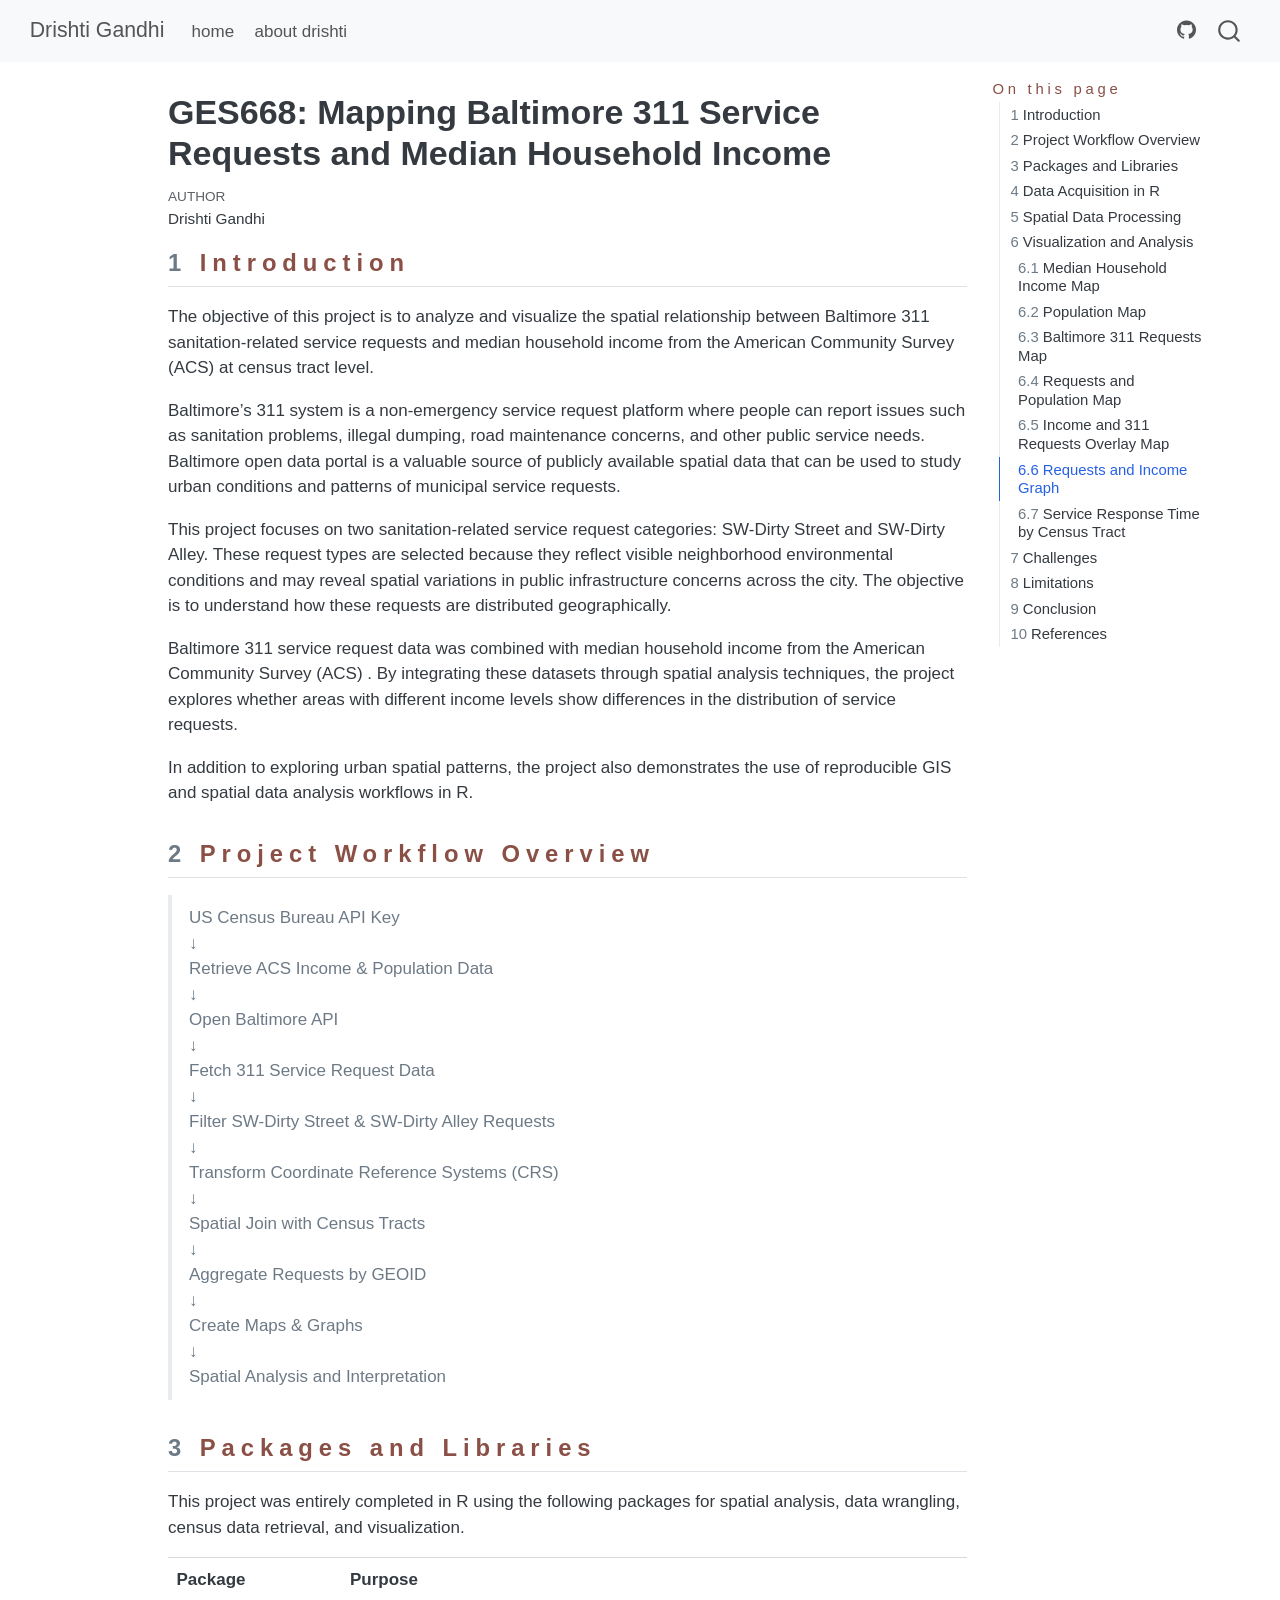
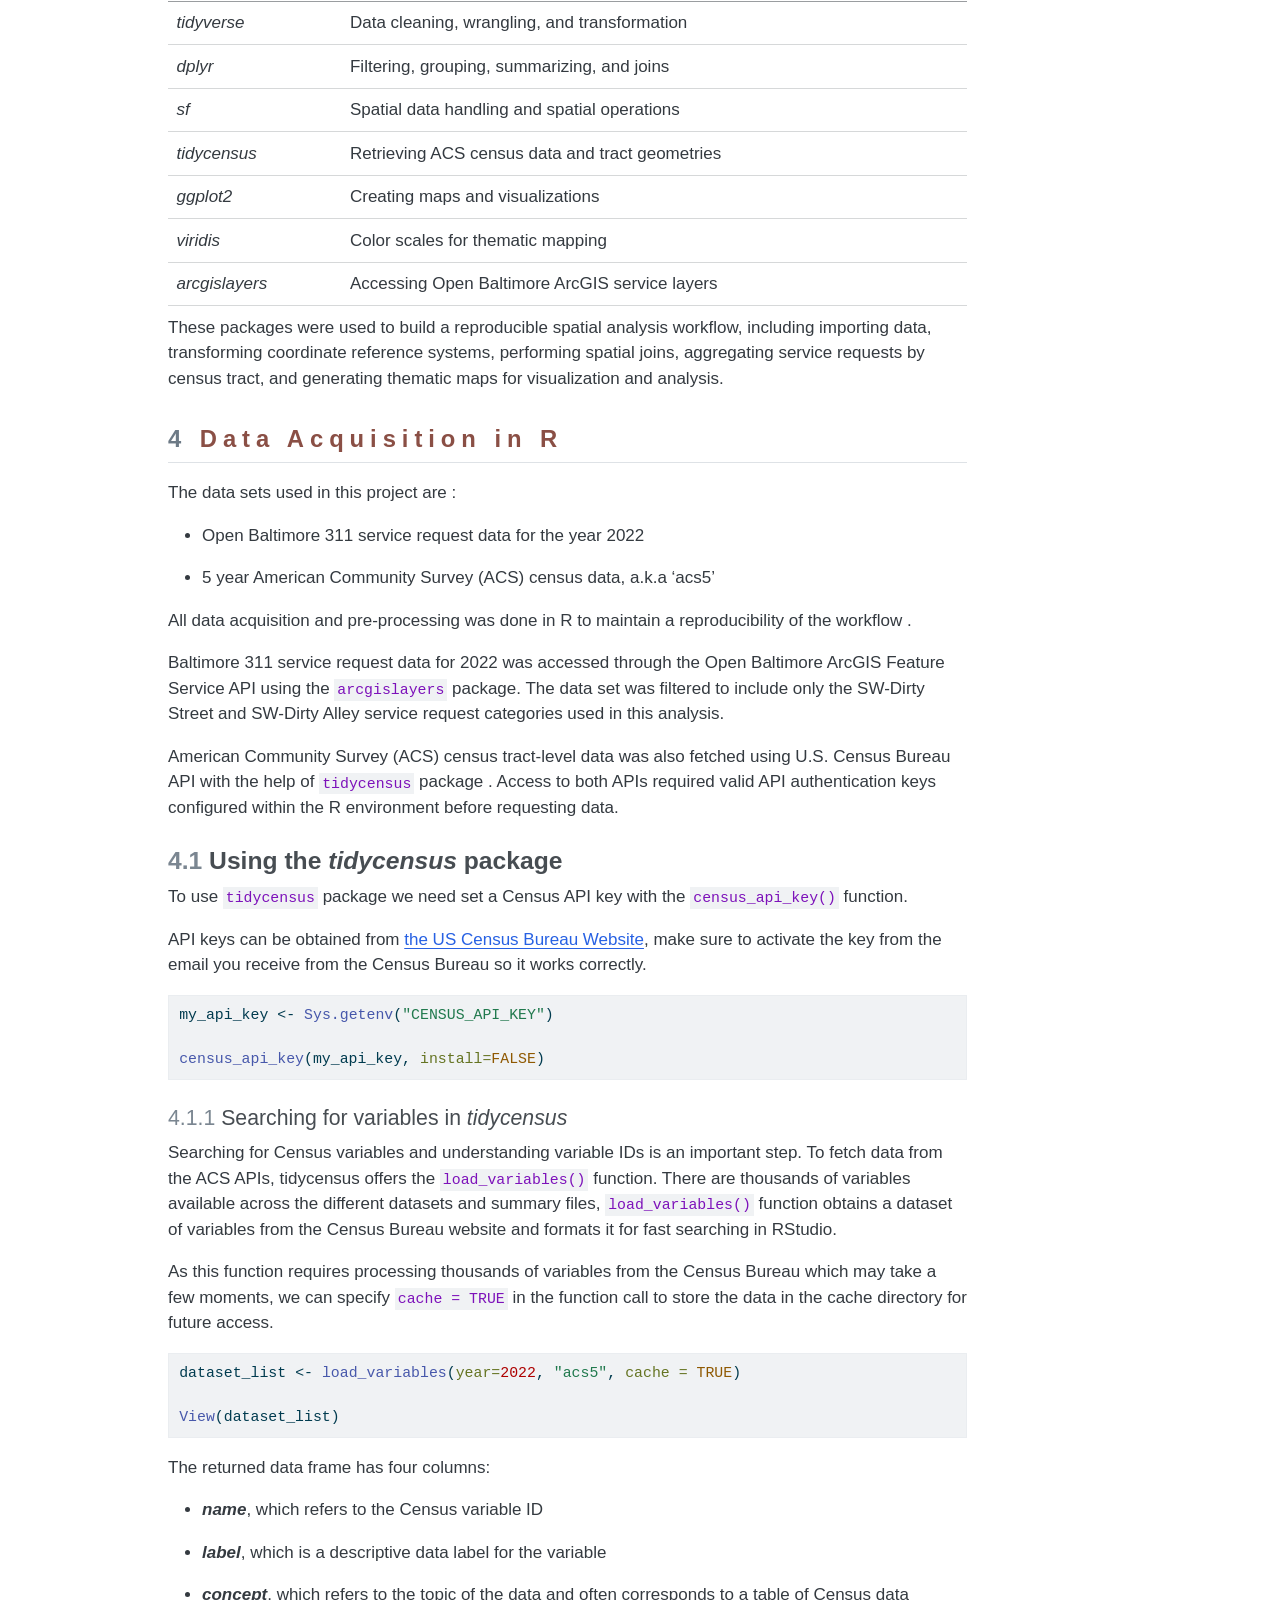
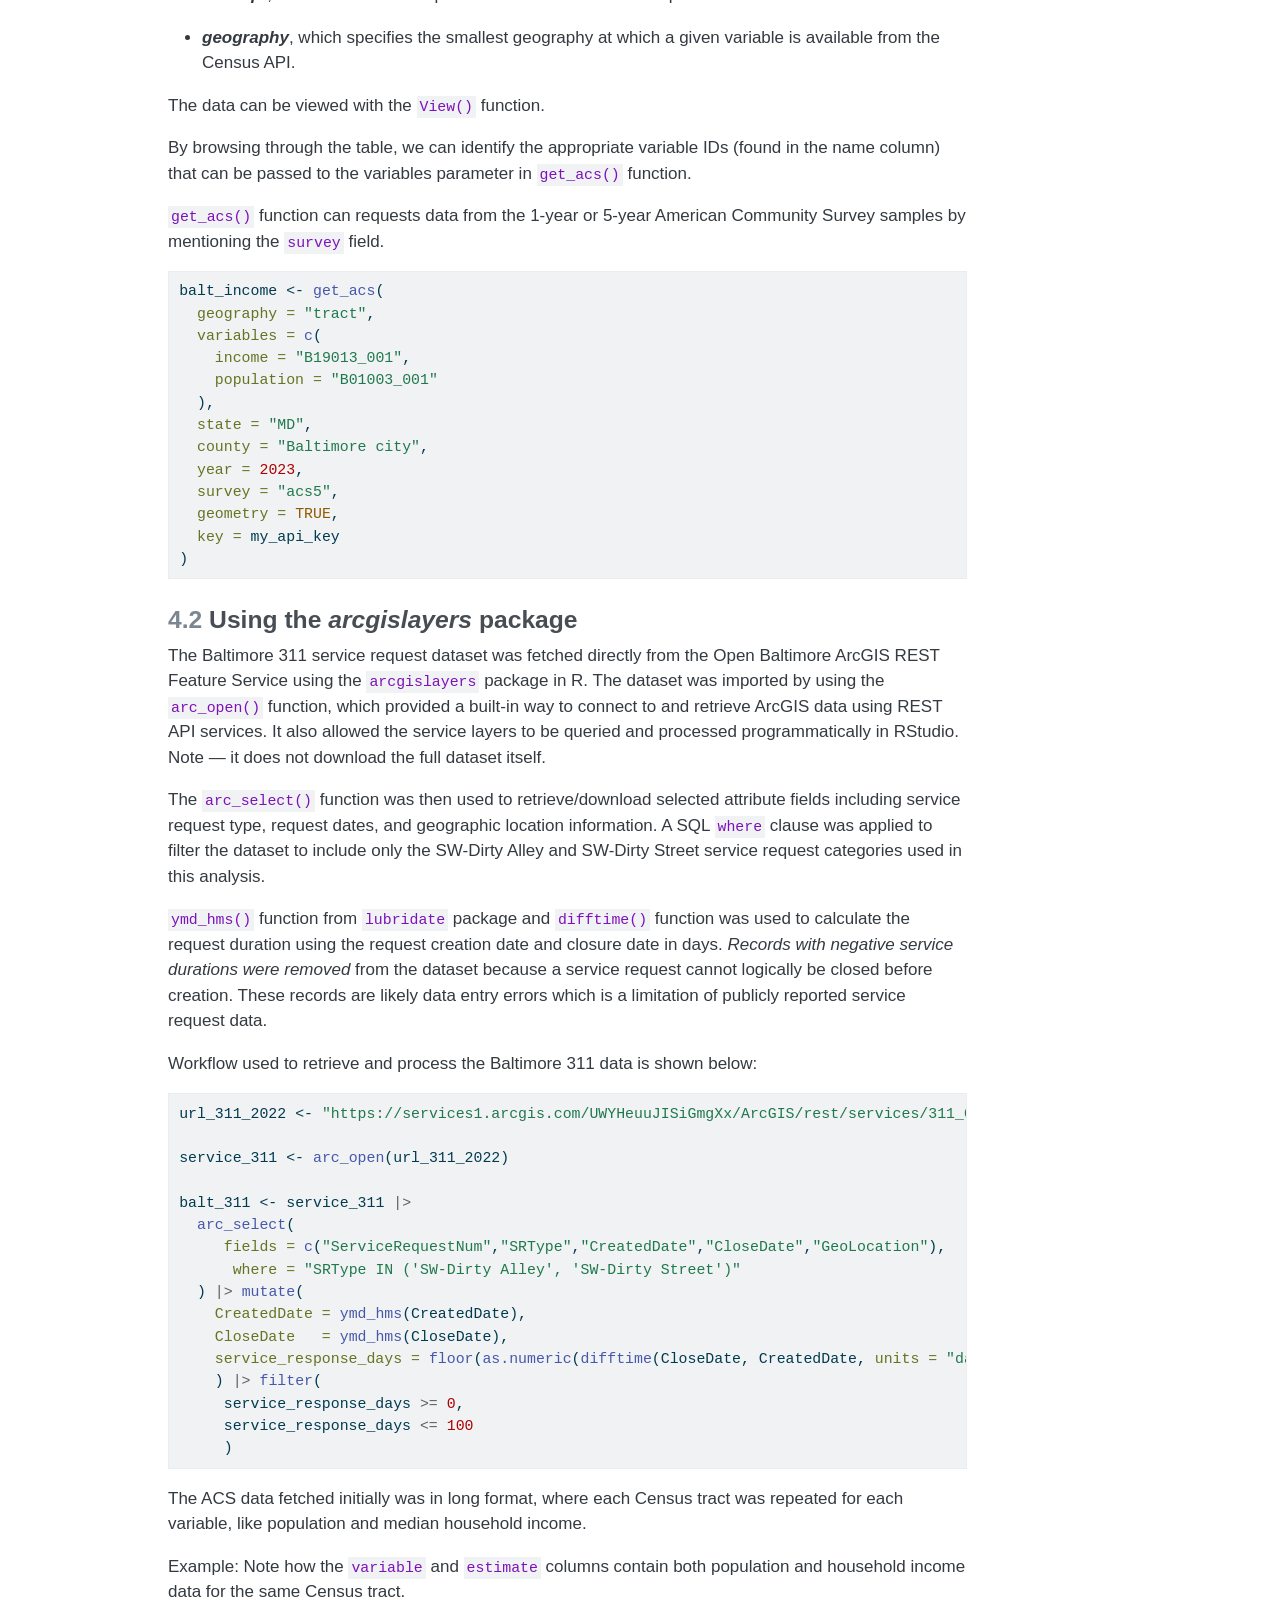
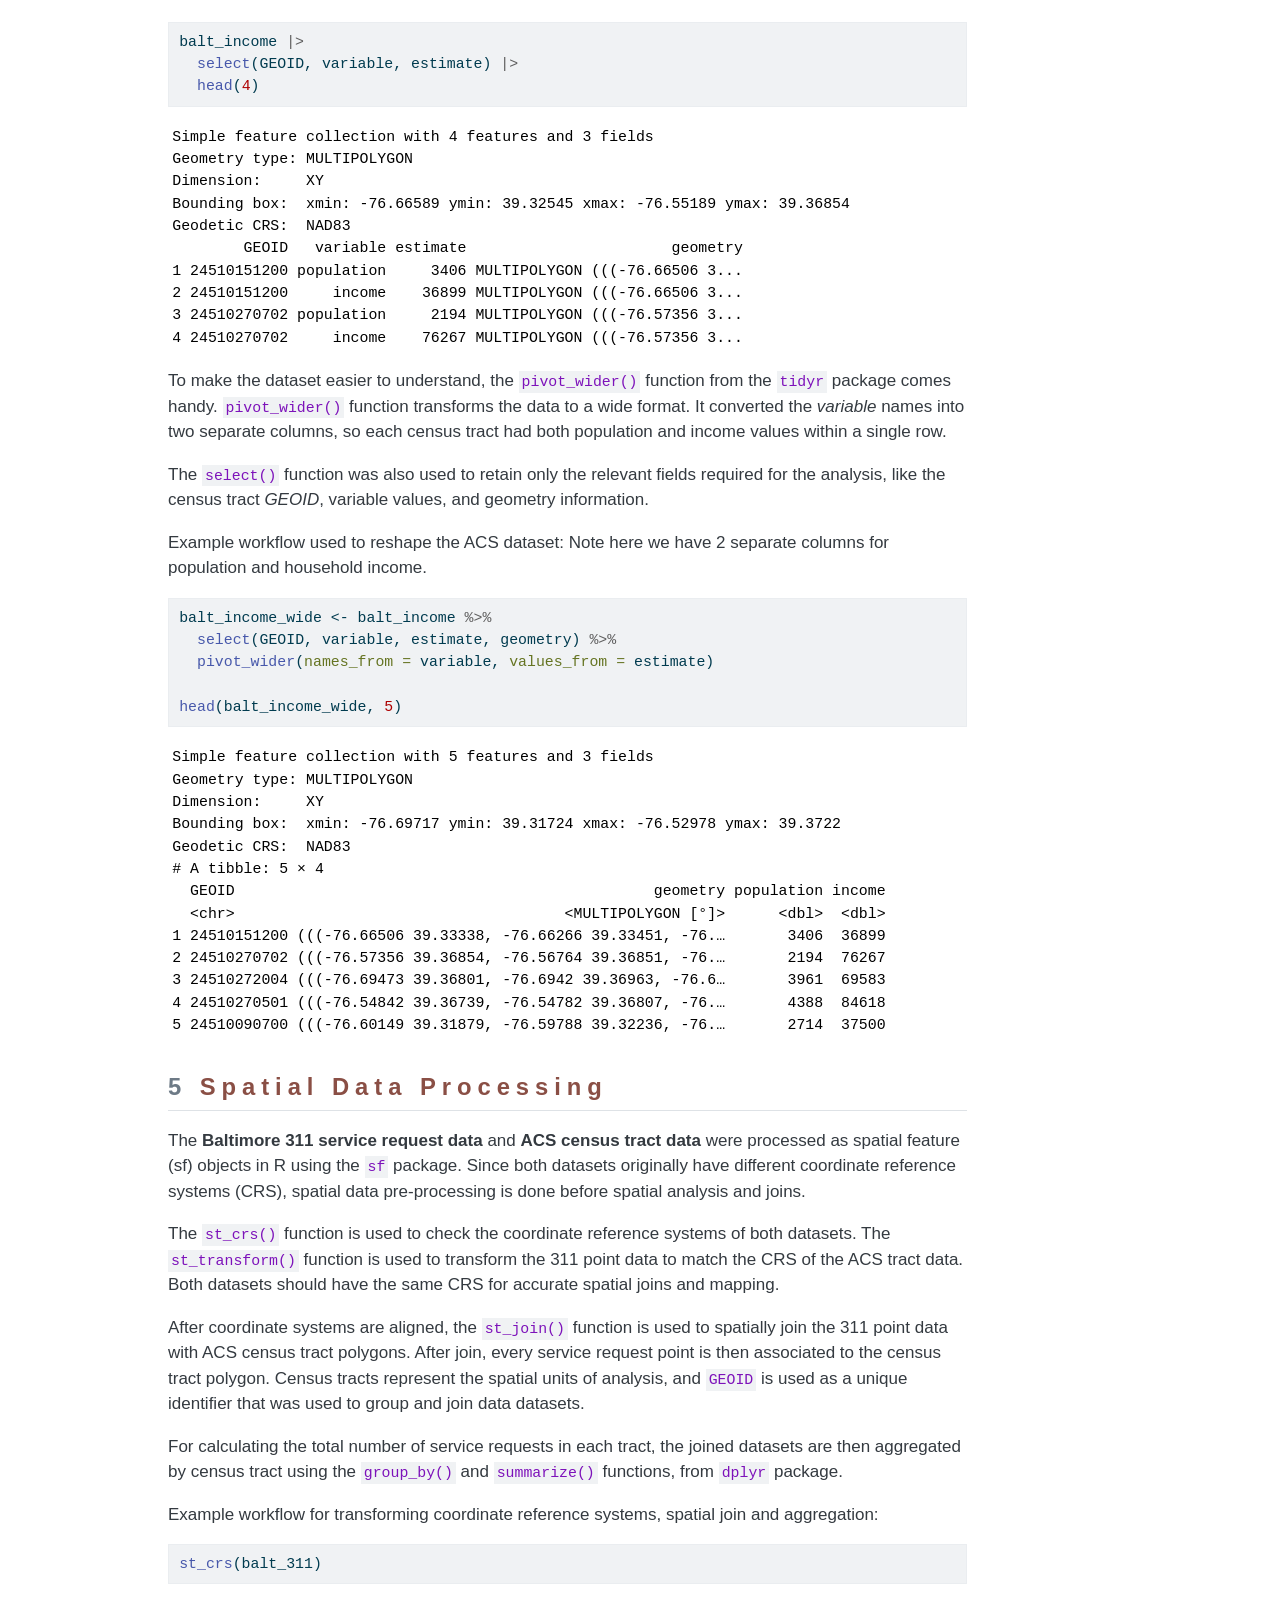
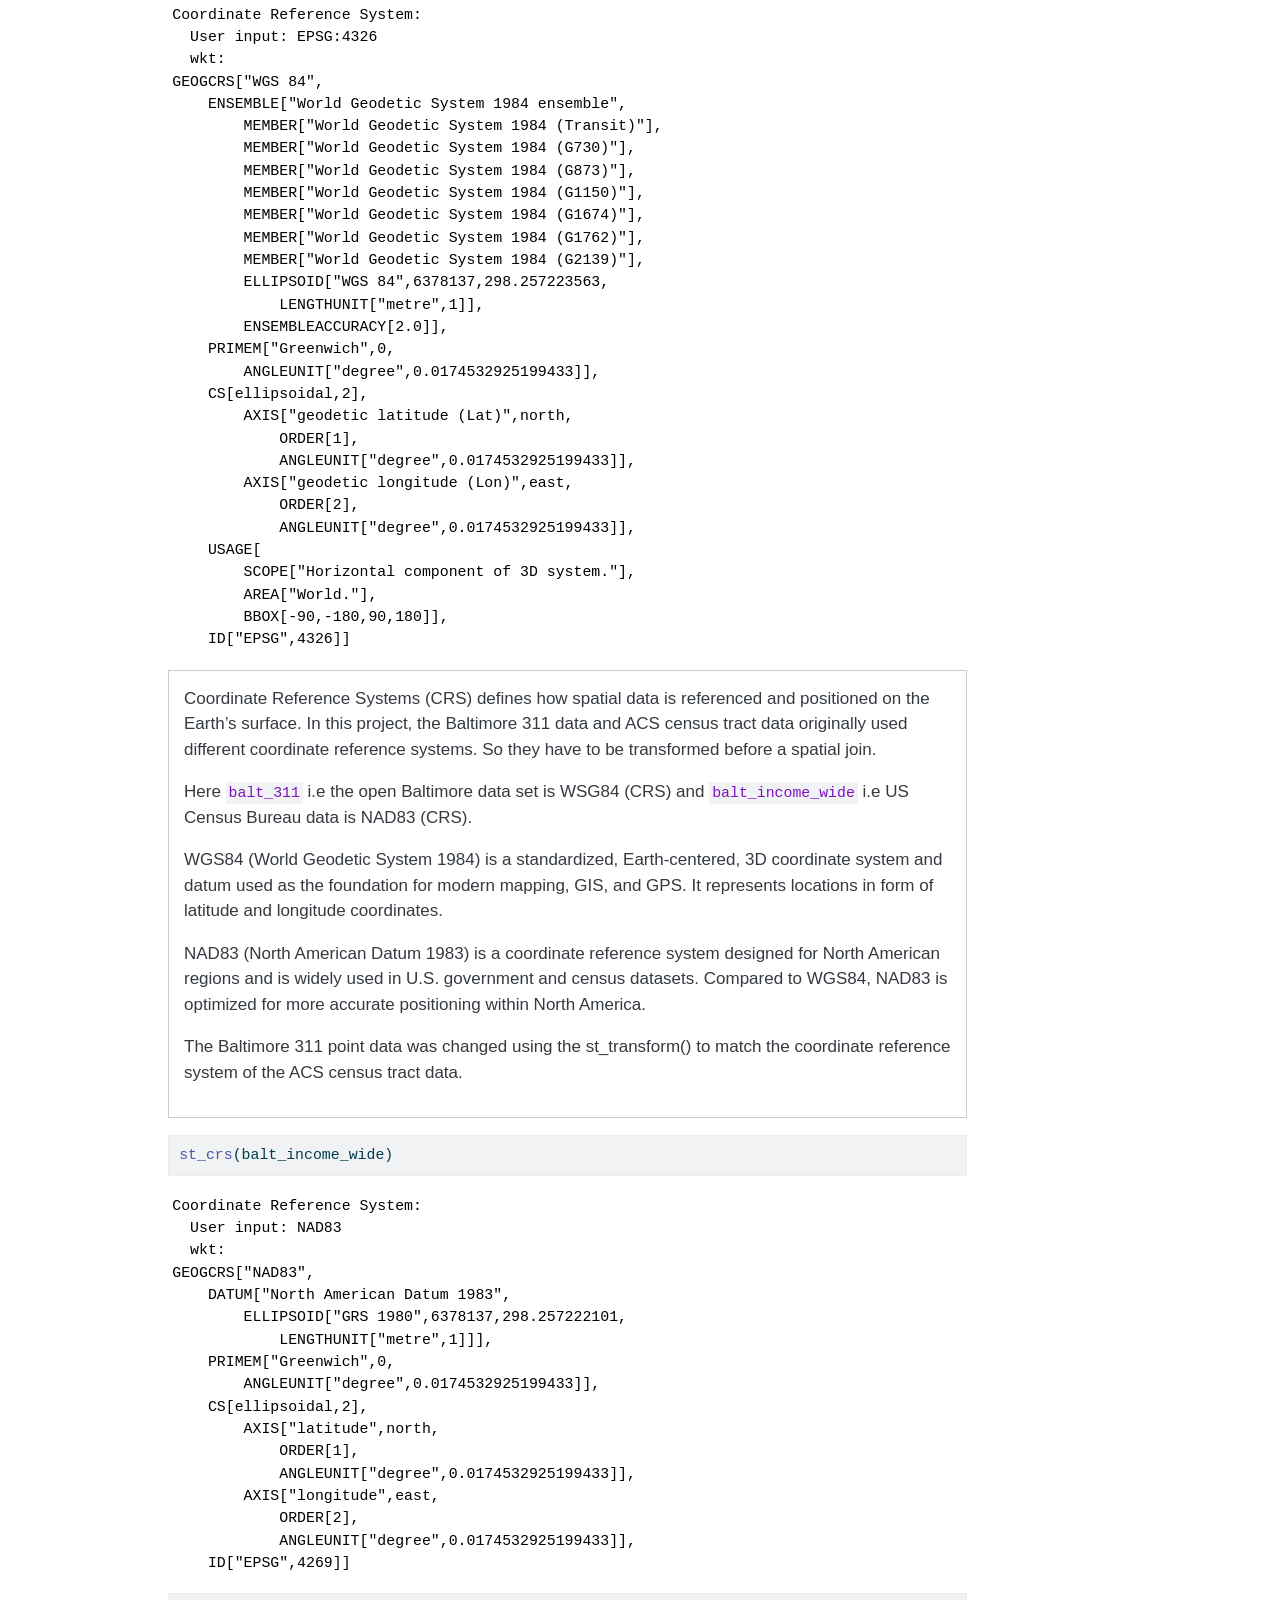
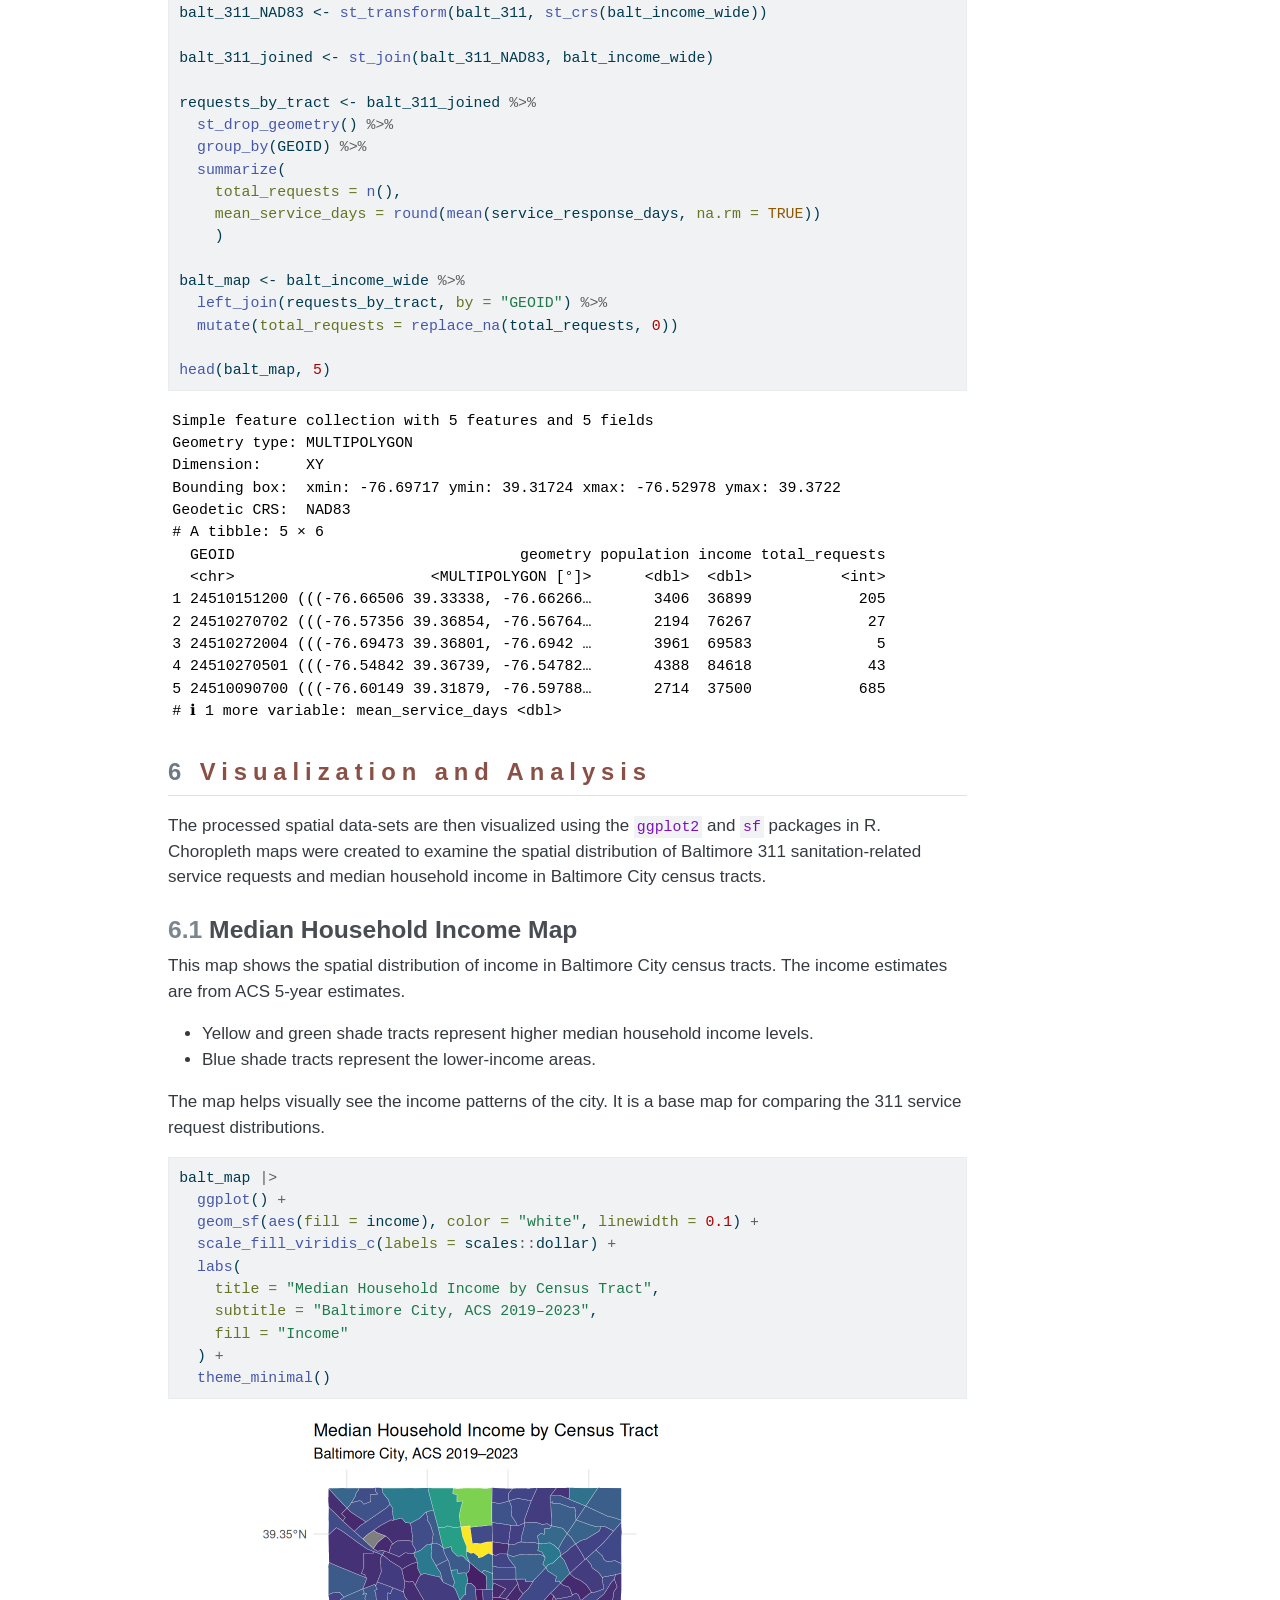
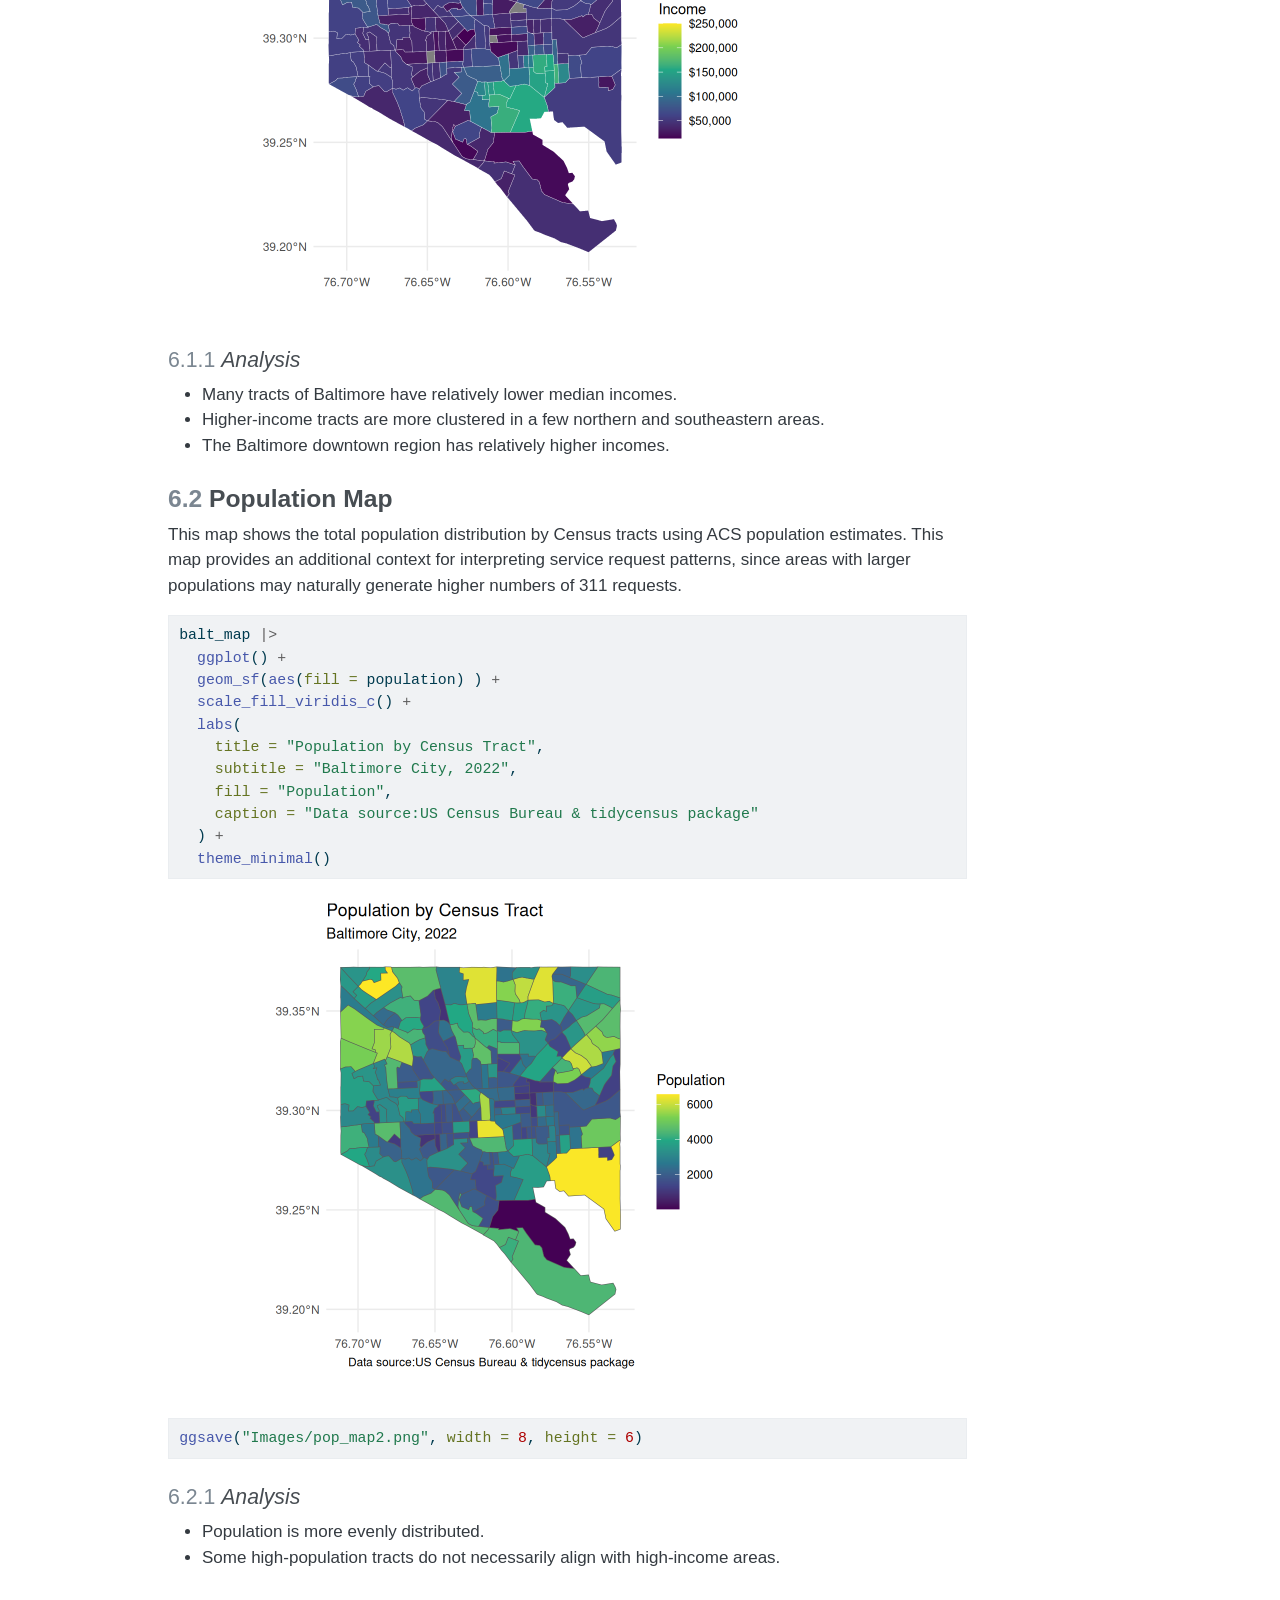
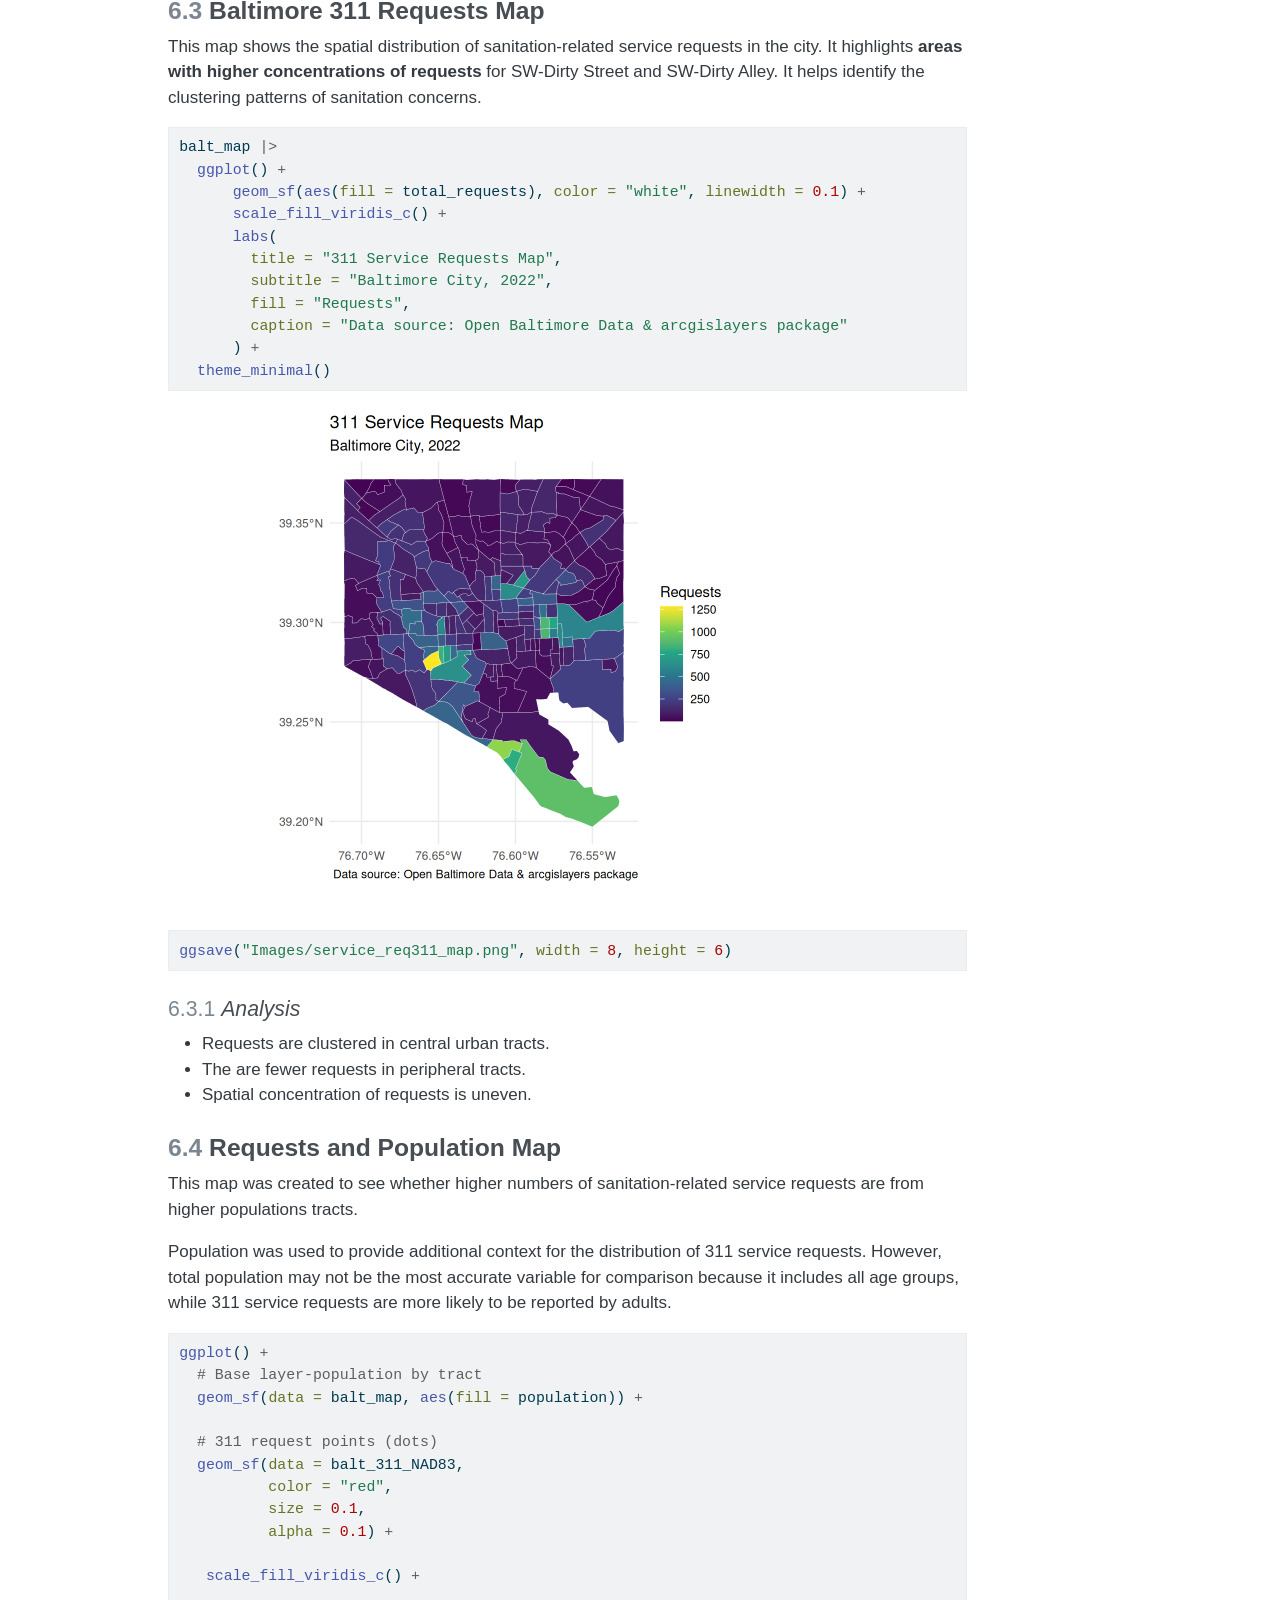
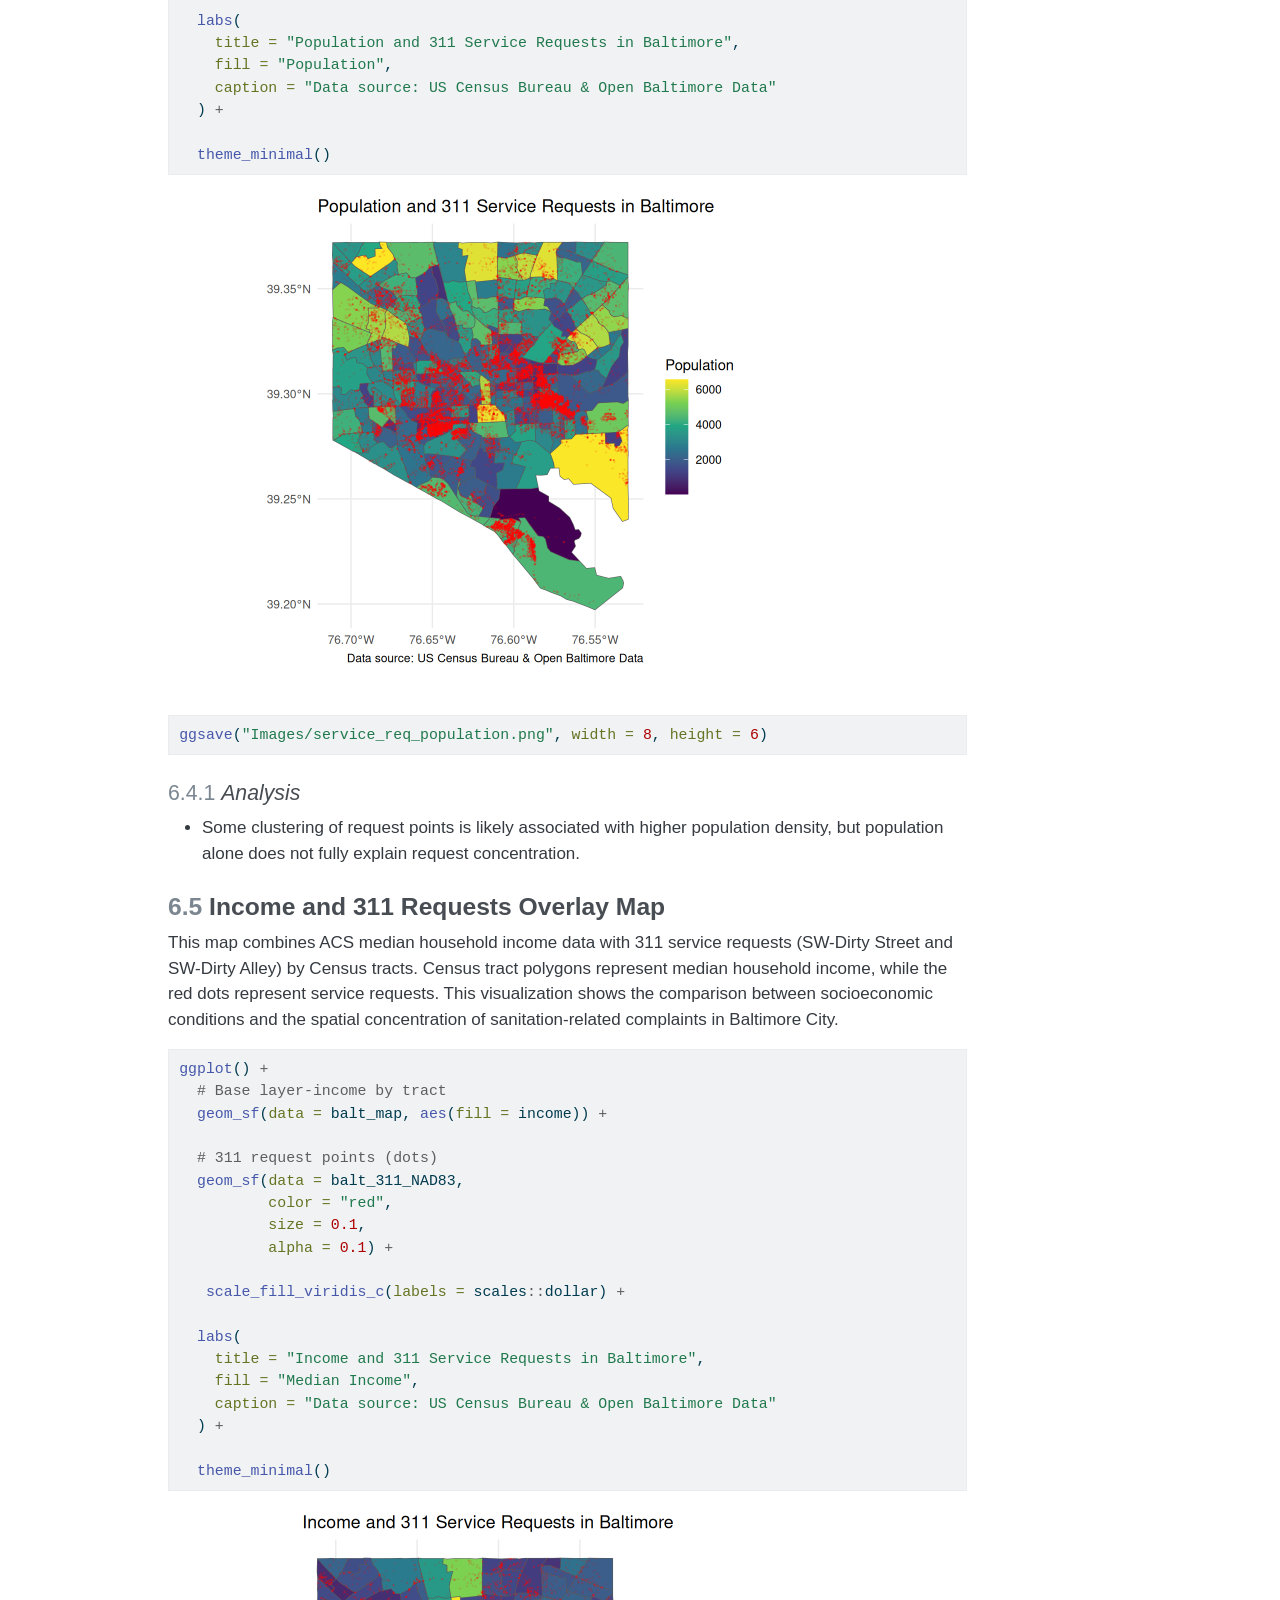
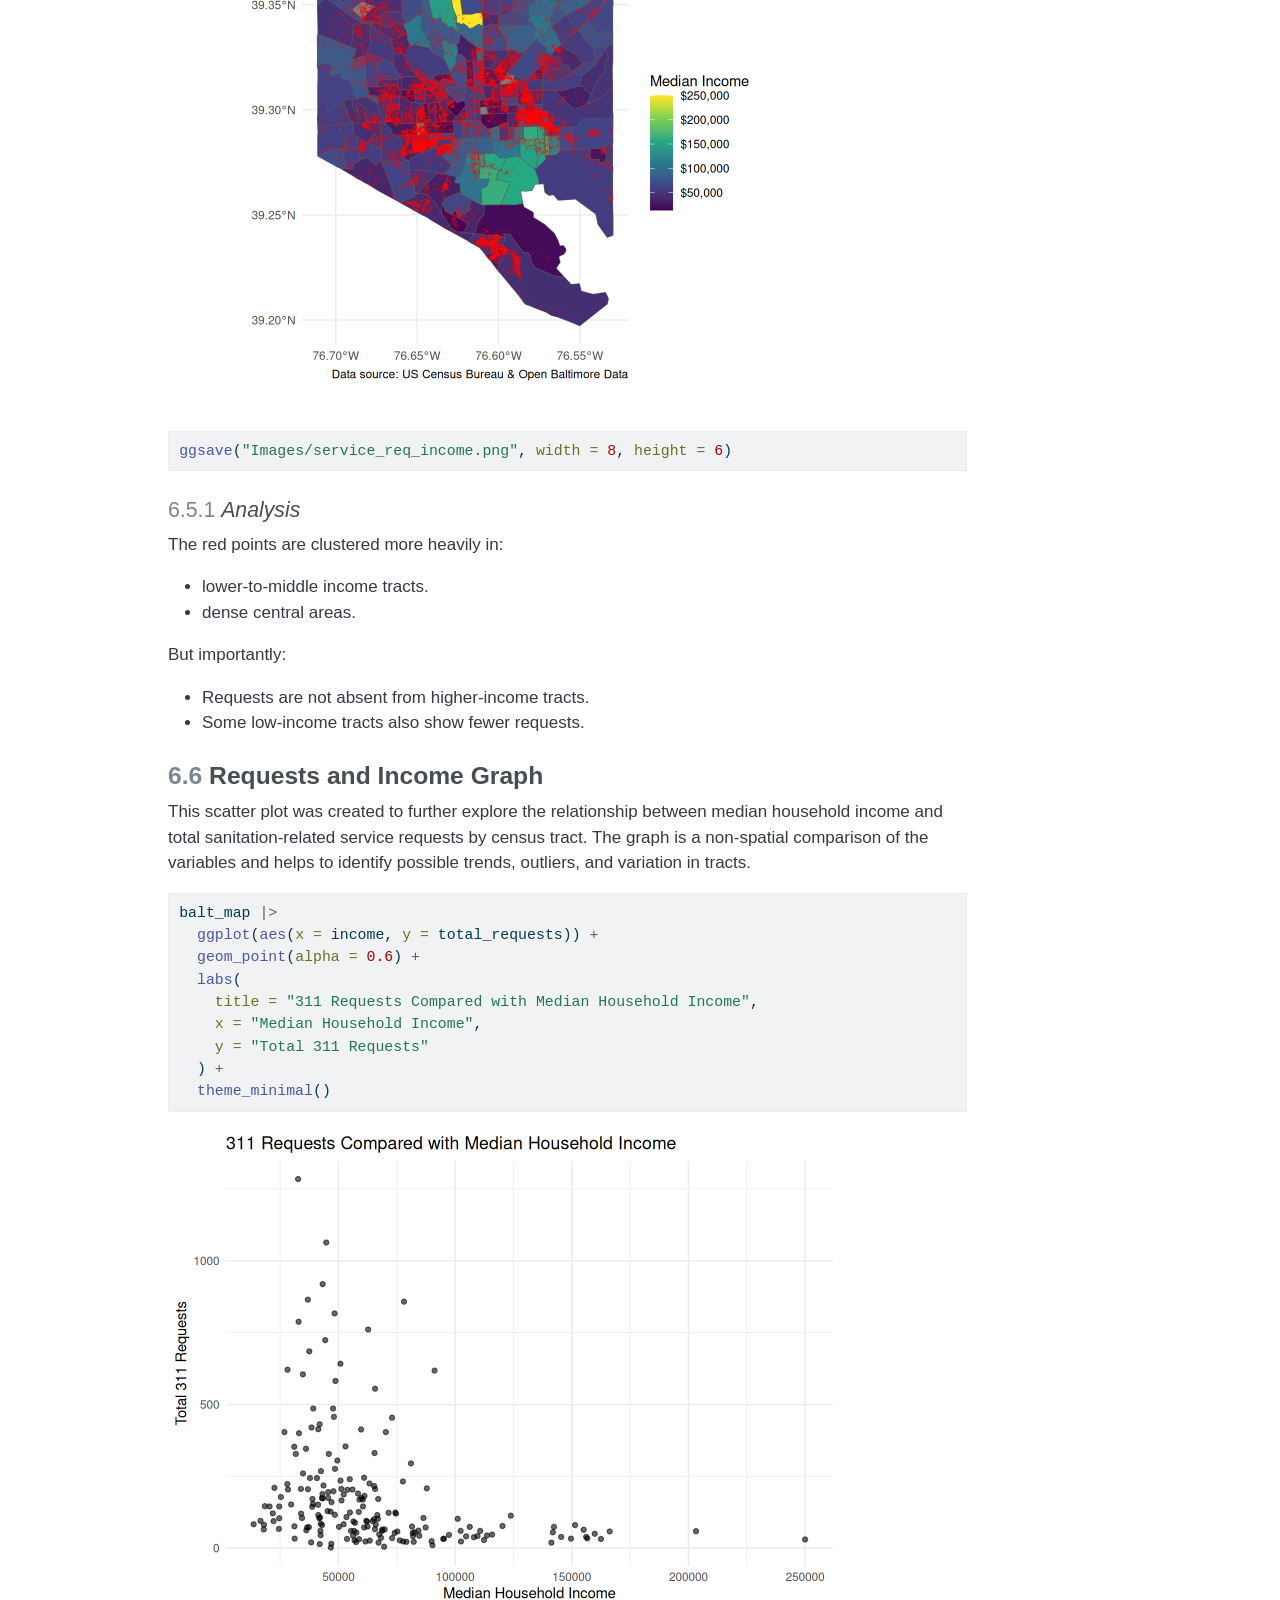
<file: ges_668/index.html>
<!DOCTYPE html>
<html xmlns="http://www.w3.org/1999/xhtml" lang="en" xml:lang="en"><head>

<meta charset="utf-8">
<meta name="generator" content="quarto-1.10.18">

<meta name="viewport" content="width=device-width, initial-scale=1.0, user-scalable=yes">

<meta name="author" content="Drishti Gandhi">

<title>GES668: Mapping Baltimore 311 Service Requests and Median Household Income – Drishti Gandhi</title>
<style>
/* Default styles provided by pandoc.
** See https://pandoc.org/MANUAL.html#variables-for-html for config info.
*/
span.smallcaps{font-variant: small-caps;}
div.columns{display: flex; gap: 1.5em;}
div.column{flex: auto;}
@media screen {
div.columns{gap: min(4vw, 1.5em);}
div.column{overflow-x: auto;}
}
div.hanging-indent{margin-left: 1.5em; text-indent: -1.5em;}
ul.task-list{list-style: none;}
ul.task-list li input[type="checkbox"] {
  width: 0.8em;
  margin: 0 0.8em 0.2em -1em; /* quarto-specific, see https://github.com/quarto-dev/quarto-cli/issues/4556 */ 
  vertical-align: middle;
}
/* CSS for syntax highlighting */
html { -webkit-text-size-adjust: 100%; }
pre > code.sourceCode { white-space: pre; position: relative; }
pre > code.sourceCode > span { display: inline-block; line-height: 1.25; }
pre > code.sourceCode > span:empty { height: 1.2em; }
.sourceCode { overflow: visible; }
code.sourceCode > span { color: inherit; text-decoration: inherit; }
div.sourceCode { margin: 1em 0; }
pre.sourceCode { margin: 0; }
@media screen {
div.sourceCode { overflow: auto; }
}
@media print {
pre > code.sourceCode { white-space: pre-wrap; }
pre > code.sourceCode > span { text-indent: -5em; padding-left: 5em; }
}
pre.numberSource code
  { counter-reset: source-line 0; }
pre.numberSource code > span
  { position: relative; left: -4em; counter-increment: source-line; }
pre.numberSource code > span > a:first-child::before
  { content: counter(source-line);
    position: relative; left: -1em; text-align: right; vertical-align: baseline;
    border: none; display: inline-block;
    -webkit-touch-callout: none; -webkit-user-select: none;
    -khtml-user-select: none; -moz-user-select: none;
    -ms-user-select: none; user-select: none;
    padding: 0 4px; width: 4em;
  }
pre.numberSource { margin-left: 3em;  padding-left: 4px; }
div.sourceCode
  {   }
@media screen {
pre > code.sourceCode > span > a:first-child::before { text-decoration: underline; }
}
</style>


<script src="../site_libs/quarto-nav/quarto-nav.js"></script>
<script src="../site_libs/quarto-nav/headroom.min.js"></script>
<script src="../site_libs/clipboard/clipboard.min.js"></script>
<script src="../site_libs/quarto-search/autocomplete.umd.js"></script>
<script src="../site_libs/quarto-search/fuse.min.js"></script>
<script src="../site_libs/quarto-search/quarto-search.js"></script>
<meta name="quarto:offset" content="../">
<script src="../site_libs/quarto-html/quarto.js" type="module"></script>
<script src="../site_libs/quarto-html/tabsets/tabsets.js" type="module"></script>
<script src="../site_libs/quarto-html/popper.min.js"></script>
<script src="../site_libs/quarto-html/tippy.umd.min.js"></script>
<script src="../site_libs/quarto-html/anchor.min.js"></script>
<link href="../site_libs/quarto-html/tippy.css" rel="stylesheet">
<link href="../site_libs/quarto-html/quarto-syntax-highlighting-64a204ab8560d761af7679ceaba22944.css" rel="stylesheet" id="quarto-text-highlighting-styles">
<script src="../site_libs/bootstrap/bootstrap.min.js"></script>
<link href="../site_libs/bootstrap/bootstrap-icons.css" rel="stylesheet">
<link href="../site_libs/bootstrap/bootstrap-6ac2aec46ad7f46b16024ee4409aa65c.min.css" rel="stylesheet" append-hash="true" id="quarto-bootstrap" data-mode="light">
<script id="quarto-search-options" type="application/json">{
  "location": "navbar",
  "copy-button": false,
  "collapse-after": 3,
  "panel-placement": "end",
  "type": "overlay",
  "limit": 50,
  "keyboard-shortcut": [
    "f",
    "/",
    "s"
  ],
  "show-item-context": false,
  "language": {
    "search-no-results-text": "No results",
    "search-matching-documents-text": "matching documents",
    "search-copy-link-title": "Copy link to search",
    "search-hide-matches-text": "Hide additional matches",
    "search-more-match-text": "more match in this document",
    "search-more-matches-text": "more matches in this document",
    "search-clear-button-title": "Clear",
    "search-text-placeholder": "",
    "search-detached-cancel-button-title": "Cancel",
    "search-submit-button-title": "Submit",
    "search-label": "Search"
  }
}</script>


<link rel="stylesheet" href="../styles.css">
</head>

<body class="nav-fixed quarto-light">

<div id="quarto-search-results"></div>
  <header id="quarto-header" class="headroom fixed-top">
    <nav class="navbar navbar-expand-lg " data-bs-theme="dark">
      <div class="navbar-container container-fluid">
      <div class="navbar-brand-container mx-auto">
    <a class="navbar-brand" href="../index.html">
    <span class="navbar-title">Drishti Gandhi</span>
    </a>
  </div>
            <div id="quarto-search" class="" title="Search"></div>
          <button class="navbar-toggler" type="button" data-bs-toggle="collapse" data-bs-target="#navbarCollapse" aria-controls="navbarCollapse" role="menu" aria-expanded="false" aria-label="Toggle navigation" onclick="if (window.quartoToggleHeadroom) { window.quartoToggleHeadroom(); }">
  <span class="navbar-toggler-icon"></span>
</button>
          <div class="collapse navbar-collapse" id="navbarCollapse">
            <ul class="navbar-nav navbar-nav-scroll me-auto">
  <li class="nav-item">
    <a class="nav-link" href="../index.html"> 
<span class="menu-text">home</span></a>
  </li>  
  <li class="nav-item">
    <a class="nav-link" href="../about.html"> 
<span class="menu-text">about drishti</span></a>
  </li>  
</ul>
            <ul class="navbar-nav navbar-nav-scroll ms-auto">
  <li class="nav-item compact">
    <a class="nav-link" href="https://github.com/Drishti16G/Drishti16G.github.io"> <i class="bi bi-github" role="img">
</i> 
<span class="menu-text"></span></a>
  </li>  
</ul>
          </div> <!-- /navcollapse -->
            <div class="quarto-navbar-tools">
</div>
      </div> <!-- /container-fluid -->
    </nav>
</header>
<!-- content -->
<div id="quarto-content" class="quarto-container page-columns page-rows-contents page-layout-article page-navbar">
<!-- sidebar -->
<!-- margin-sidebar -->
    <div id="quarto-margin-sidebar" class="sidebar margin-sidebar">
        <nav id="TOC" role="doc-toc" class="toc-active">
    <h2 id="toc-title">On this page</h2>
   
  <ul>
  <li><a href="#introduction" id="toc-introduction" class="nav-link active" data-scroll-target="#introduction"><span class="header-section-number">1</span> Introduction</a></li>
  <li><a href="#project-workflow-overview" id="toc-project-workflow-overview" class="nav-link" data-scroll-target="#project-workflow-overview"><span class="header-section-number">2</span> Project Workflow Overview</a></li>
  <li><a href="#packages-and-libraries" id="toc-packages-and-libraries" class="nav-link" data-scroll-target="#packages-and-libraries"><span class="header-section-number">3</span> Packages and Libraries</a></li>
  <li><a href="#data-acquisition-in-r" id="toc-data-acquisition-in-r" class="nav-link" data-scroll-target="#data-acquisition-in-r"><span class="header-section-number">4</span> Data Acquisition in R</a>
  <ul class="collapse">
  <li><a href="#using-the-tidycensus-package" id="toc-using-the-tidycensus-package" class="nav-link" data-scroll-target="#using-the-tidycensus-package"><span class="header-section-number">4.1</span> Using the <em>tidycensus</em> package</a></li>
  <li><a href="#using-the-arcgislayers-package" id="toc-using-the-arcgislayers-package" class="nav-link" data-scroll-target="#using-the-arcgislayers-package"><span class="header-section-number">4.2</span> Using the <em>arcgislayers</em> package</a></li>
  </ul></li>
  <li><a href="#spatial-data-processing" id="toc-spatial-data-processing" class="nav-link" data-scroll-target="#spatial-data-processing"><span class="header-section-number">5</span> Spatial Data Processing</a></li>
  <li><a href="#visualization-and-analysis" id="toc-visualization-and-analysis" class="nav-link" data-scroll-target="#visualization-and-analysis"><span class="header-section-number">6</span> Visualization and Analysis</a>
  <ul class="collapse">
  <li><a href="#median-household-income-map" id="toc-median-household-income-map" class="nav-link" data-scroll-target="#median-household-income-map"><span class="header-section-number">6.1</span> Median Household Income Map</a></li>
  <li><a href="#population-map" id="toc-population-map" class="nav-link" data-scroll-target="#population-map"><span class="header-section-number">6.2</span> Population Map</a></li>
  <li><a href="#baltimore-311-requests-map" id="toc-baltimore-311-requests-map" class="nav-link" data-scroll-target="#baltimore-311-requests-map"><span class="header-section-number">6.3</span> Baltimore 311 Requests Map</a></li>
  <li><a href="#requests-and-population-map" id="toc-requests-and-population-map" class="nav-link" data-scroll-target="#requests-and-population-map"><span class="header-section-number">6.4</span> Requests and Population Map</a></li>
  <li><a href="#income-and-311-requests-overlay-map" id="toc-income-and-311-requests-overlay-map" class="nav-link" data-scroll-target="#income-and-311-requests-overlay-map"><span class="header-section-number">6.5</span> Income and 311 Requests Overlay Map</a></li>
  <li><a href="#requests-and-income-graph" id="toc-requests-and-income-graph" class="nav-link" data-scroll-target="#requests-and-income-graph"><span class="header-section-number">6.6</span> Requests and Income Graph</a></li>
  <li><a href="#service-response-time-by-census-tract" id="toc-service-response-time-by-census-tract" class="nav-link" data-scroll-target="#service-response-time-by-census-tract"><span class="header-section-number">6.7</span> Service Response Time by Census Tract</a></li>
  </ul></li>
  <li><a href="#challenges" id="toc-challenges" class="nav-link" data-scroll-target="#challenges"><span class="header-section-number">7</span> Challenges</a></li>
  <li><a href="#limitations" id="toc-limitations" class="nav-link" data-scroll-target="#limitations"><span class="header-section-number">8</span> Limitations</a></li>
  <li><a href="#conclusion" id="toc-conclusion" class="nav-link" data-scroll-target="#conclusion"><span class="header-section-number">9</span> Conclusion</a></li>
  <li><a href="#references" id="toc-references" class="nav-link" data-scroll-target="#references"><span class="header-section-number">10</span> References</a></li>
  </ul>
</nav>
    </div>
<!-- main -->
<main class="content" id="quarto-document-content">

<header id="title-block-header" class="quarto-title-block default">
<div class="quarto-title">
<h1 class="title">GES668: Mapping Baltimore 311 Service Requests and Median Household Income</h1>
</div>



<div class="quarto-title-meta">

    <div>
    <div class="quarto-title-meta-heading">Author</div>
    <div class="quarto-title-meta-contents">
             <p>Drishti Gandhi </p>
          </div>
  </div>
    
  
    
  </div>
  


</header>


<section id="introduction" class="level2" data-number="1">
<h2 data-number="1" class="anchored" data-anchor-id="introduction"><span class="header-section-number">1</span> Introduction</h2>
<p>The objective of this project is to analyze and visualize the spatial relationship between Baltimore 311 sanitation-related service requests and median household income from the American Community Survey (ACS) at census tract level.</p>
<p>Baltimore’s 311 system is a non-emergency service request platform where people can report issues such as sanitation problems, illegal dumping, road maintenance concerns, and other public service needs. Baltimore open data portal is a valuable source of publicly available spatial data that can be used to study urban conditions and patterns of municipal service requests.</p>
<p>This project focuses on two sanitation-related service request categories: SW-Dirty Street and SW-Dirty Alley. These request types are selected because they reflect visible neighborhood environmental conditions and may reveal spatial variations in public infrastructure concerns across the city. The objective is to understand how these requests are distributed geographically.</p>
<p>Baltimore 311 service request data was combined with median household income from the American Community Survey (ACS) . By integrating these datasets through spatial analysis techniques, the project explores whether areas with different income levels show differences in the distribution of service requests.</p>
<p>In addition to exploring urban spatial patterns, the project also demonstrates the use of reproducible GIS and spatial data analysis workflows in R.</p>
</section>
<section id="project-workflow-overview" class="level2" data-number="2">
<h2 data-number="2" class="anchored" data-anchor-id="project-workflow-overview"><span class="header-section-number">2</span> Project Workflow Overview</h2>
<blockquote class="blockquote">
<p>US Census Bureau API Key<br>
↓<br>
Retrieve ACS Income &amp; Population Data<br>
↓<br>
Open Baltimore API<br>
↓<br>
Fetch 311 Service Request Data<br>
↓<br>
Filter SW-Dirty Street &amp; SW-Dirty Alley Requests<br>
↓<br>
Transform Coordinate Reference Systems (CRS)<br>
↓<br>
Spatial Join with Census Tracts<br>
↓<br>
Aggregate Requests by GEOID<br>
↓<br>
Create Maps &amp; Graphs<br>
↓<br>
Spatial Analysis and Interpretation</p>
</blockquote>
</section>
<section id="packages-and-libraries" class="level2" data-number="3">
<h2 data-number="3" class="anchored" data-anchor-id="packages-and-libraries"><span class="header-section-number">3</span> Packages and Libraries</h2>
<p>This project was entirely completed in R using the following packages for spatial analysis, data wrangling, census data retrieval, and visualization.</p>
<table class="caption-top table">
<thead>
<tr class="header">
<th>Package</th>
<th>Purpose</th>
</tr>
</thead>
<tbody>
<tr class="odd">
<td><em>tidyverse</em></td>
<td>Data cleaning, wrangling, and transformation</td>
</tr>
<tr class="even">
<td><em>dplyr</em></td>
<td>Filtering, grouping, summarizing, and joins</td>
</tr>
<tr class="odd">
<td><em>sf</em></td>
<td>Spatial data handling and spatial operations</td>
</tr>
<tr class="even">
<td><em>tidycensus</em></td>
<td>Retrieving ACS census data and tract geometries</td>
</tr>
<tr class="odd">
<td><em>ggplot2</em></td>
<td>Creating maps and visualizations</td>
</tr>
<tr class="even">
<td><em>viridis</em></td>
<td>Color scales for thematic mapping</td>
</tr>
<tr class="odd">
<td><em>arcgislayers</em></td>
<td>Accessing Open Baltimore ArcGIS service layers</td>
</tr>
</tbody>
</table>
<p>These packages were used to build a reproducible spatial analysis workflow, including importing data, transforming coordinate reference systems, performing spatial joins, aggregating service requests by census tract, and generating thematic maps for visualization and analysis.</p>
</section>
<section id="data-acquisition-in-r" class="level2" data-number="4">
<h2 data-number="4" class="anchored" data-anchor-id="data-acquisition-in-r"><span class="header-section-number">4</span> Data Acquisition in R</h2>
<p>The data sets used in this project are :</p>
<ul>
<li><p>Open Baltimore 311 service request data for the year 2022</p></li>
<li><p>5 year American Community Survey (ACS) census data, a.k.a ‘acs5’</p></li>
</ul>
<p>All data acquisition and pre-processing was done in R to maintain a reproducibility of the workflow .</p>
<p>Baltimore 311 service request data for 2022 was accessed through the Open Baltimore ArcGIS Feature Service API using the <code>arcgislayers</code> package. The data set was filtered to include only the SW-Dirty Street and SW-Dirty Alley service request categories used in this analysis.</p>
<p>American Community Survey (ACS) census tract-level data was also fetched using U.S. Census Bureau API with the help of <code>tidycensus</code> package . Access to both APIs required valid API authentication keys configured within the R environment before requesting data.</p>
<section id="using-the-tidycensus-package" class="level3" data-number="4.1">
<h3 data-number="4.1" class="anchored" data-anchor-id="using-the-tidycensus-package"><span class="header-section-number">4.1</span> Using the <em>tidycensus</em> package</h3>
<p>To use <code>tidycensus</code> package we need set a Census API key with the <code>census_api_key()</code> function.</p>
<p>API keys can be obtained from <a href="https://api.census.gov/data/key_signup.html">the US Census Bureau Website</a>, make sure to activate the key from the email you receive from the Census Bureau so it works correctly.</p>
<div class="cell">
<div class="code-copy-outer-scaffold"><div class="sourceCode cell-code" id="cb1"><pre class="sourceCode r code-with-copy"><code class="sourceCode r"><span id="cb1-1"><a href="#cb1-1" aria-hidden="true" tabindex="-1"></a>my_api_key <span class="ot">&lt;-</span> <span class="fu">Sys.getenv</span>(<span class="st">"CENSUS_API_KEY"</span>)</span>
<span id="cb1-2"><a href="#cb1-2" aria-hidden="true" tabindex="-1"></a></span>
<span id="cb1-3"><a href="#cb1-3" aria-hidden="true" tabindex="-1"></a><span class="fu">census_api_key</span>(my_api_key, <span class="at">install=</span><span class="cn">FALSE</span>)</span></code></pre></div><button title="Copy to Clipboard" class="code-copy-button"><i class="bi"></i></button></div>
</div>
<section id="searching-for-variables-in-tidycensus" class="level4" data-number="4.1.1">
<h4 data-number="4.1.1" class="anchored" data-anchor-id="searching-for-variables-in-tidycensus"><span class="header-section-number">4.1.1</span> Searching for variables in <em>tidycensus</em></h4>
<p>Searching for Census variables and understanding variable IDs is an important step. To fetch data from the ACS APIs, tidycensus offers the <code>load_variables()</code> function. There are thousands of variables available across the different datasets and summary files, <code>load_variables()</code> function obtains a dataset of variables from the Census Bureau website and formats it for fast searching in RStudio.</p>
<p>As this function requires processing thousands of variables from the Census Bureau which may take a few moments, we can specify <code>cache = TRUE</code> in the function call to store the data in the cache directory for future access.</p>
<div class="cell">
<div class="code-copy-outer-scaffold"><div class="sourceCode cell-code" id="cb2"><pre class="sourceCode r code-with-copy"><code class="sourceCode r"><span id="cb2-1"><a href="#cb2-1" aria-hidden="true" tabindex="-1"></a>dataset_list <span class="ot">&lt;-</span> <span class="fu">load_variables</span>(<span class="at">year=</span><span class="dv">2022</span>, <span class="st">"acs5"</span>, <span class="at">cache =</span> <span class="cn">TRUE</span>)</span>
<span id="cb2-2"><a href="#cb2-2" aria-hidden="true" tabindex="-1"></a></span>
<span id="cb2-3"><a href="#cb2-3" aria-hidden="true" tabindex="-1"></a><span class="fu">View</span>(dataset_list)</span></code></pre></div><button title="Copy to Clipboard" class="code-copy-button"><i class="bi"></i></button></div>
</div>
<p>The returned data frame has four columns:</p>
<ul>
<li><p><strong><em>name</em></strong>, which refers to the Census variable ID</p></li>
<li><p><strong><em>label</em></strong>, which is a descriptive data label for the variable</p></li>
<li><p><strong><em>concept</em></strong>, which refers to the topic of the data and often corresponds to a table of Census data</p></li>
<li><p><strong><em>geography</em></strong>, which specifies the smallest geography at which a given variable is available from the Census API.</p></li>
</ul>
<p>The data can be viewed with the <code>View()</code> function.</p>
<p>By browsing through the table, we can identify the appropriate variable IDs (found in the name column) that can be passed to the variables parameter in <code>get_acs()</code> function.</p>
<p><code>get_acs()</code> function can requests data from the 1-year or 5-year American Community Survey samples by mentioning the <code>survey</code> field.</p>
<div class="cell">
<div class="code-copy-outer-scaffold"><div class="sourceCode cell-code" id="cb3"><pre class="sourceCode r code-with-copy"><code class="sourceCode r"><span id="cb3-1"><a href="#cb3-1" aria-hidden="true" tabindex="-1"></a>balt_income <span class="ot">&lt;-</span> <span class="fu">get_acs</span>(</span>
<span id="cb3-2"><a href="#cb3-2" aria-hidden="true" tabindex="-1"></a>  <span class="at">geography =</span> <span class="st">"tract"</span>,</span>
<span id="cb3-3"><a href="#cb3-3" aria-hidden="true" tabindex="-1"></a>  <span class="at">variables =</span> <span class="fu">c</span>(</span>
<span id="cb3-4"><a href="#cb3-4" aria-hidden="true" tabindex="-1"></a>    <span class="at">income =</span> <span class="st">"B19013_001"</span>,</span>
<span id="cb3-5"><a href="#cb3-5" aria-hidden="true" tabindex="-1"></a>    <span class="at">population =</span> <span class="st">"B01003_001"</span></span>
<span id="cb3-6"><a href="#cb3-6" aria-hidden="true" tabindex="-1"></a>  ),</span>
<span id="cb3-7"><a href="#cb3-7" aria-hidden="true" tabindex="-1"></a>  <span class="at">state =</span> <span class="st">"MD"</span>,</span>
<span id="cb3-8"><a href="#cb3-8" aria-hidden="true" tabindex="-1"></a>  <span class="at">county =</span> <span class="st">"Baltimore city"</span>,</span>
<span id="cb3-9"><a href="#cb3-9" aria-hidden="true" tabindex="-1"></a>  <span class="at">year =</span> <span class="dv">2023</span>,</span>
<span id="cb3-10"><a href="#cb3-10" aria-hidden="true" tabindex="-1"></a>  <span class="at">survey =</span> <span class="st">"acs5"</span>,</span>
<span id="cb3-11"><a href="#cb3-11" aria-hidden="true" tabindex="-1"></a>  <span class="at">geometry =</span> <span class="cn">TRUE</span>,</span>
<span id="cb3-12"><a href="#cb3-12" aria-hidden="true" tabindex="-1"></a>  <span class="at">key =</span> my_api_key</span>
<span id="cb3-13"><a href="#cb3-13" aria-hidden="true" tabindex="-1"></a>)</span></code></pre></div><button title="Copy to Clipboard" class="code-copy-button"><i class="bi"></i></button></div>
</div>
</section>
</section>
<section id="using-the-arcgislayers-package" class="level3" data-number="4.2">
<h3 data-number="4.2" class="anchored" data-anchor-id="using-the-arcgislayers-package"><span class="header-section-number">4.2</span> Using the <em>arcgislayers</em> package</h3>
<p>The Baltimore 311 service request dataset was fetched directly from the Open Baltimore ArcGIS REST Feature Service using the <code>arcgislayers</code> package in R. The dataset was imported by using the <code>arc_open()</code> function, which provided a built-in way to connect to and retrieve ArcGIS data using REST API services. It also allowed the service layers to be queried and processed programmatically in RStudio. Note — it does not download the full dataset itself.</p>
<p>The <code>arc_select()</code> function was then used to retrieve/download selected attribute fields including service request type, request dates, and geographic location information. A SQL <code>where</code> clause was applied to filter the dataset to include only the SW-Dirty Alley and SW-Dirty Street service request categories used in this analysis.</p>
<p><code>ymd_hms()</code> function from <code>lubridate</code> package and <code>difftime()</code> function was used to calculate the request duration using the request creation date and closure date in days. <em>Records with negative service durations were removed</em> from the dataset because a service request cannot logically be closed before creation. These records are likely data entry errors which is a limitation of publicly reported service request data.</p>
<p>Workflow used to retrieve and process the Baltimore 311 data is shown below:</p>
<div class="cell">
<div class="code-copy-outer-scaffold"><div class="sourceCode cell-code" id="cb4"><pre class="sourceCode r code-with-copy"><code class="sourceCode r"><span id="cb4-1"><a href="#cb4-1" aria-hidden="true" tabindex="-1"></a>url_311_2022 <span class="ot">&lt;-</span> <span class="st">"https://services1.arcgis.com/UWYHeuuJISiGmgXx/ArcGIS/rest/services/311_Customer_Service_Requests_Yearly/FeatureServer/0"</span></span>
<span id="cb4-2"><a href="#cb4-2" aria-hidden="true" tabindex="-1"></a></span>
<span id="cb4-3"><a href="#cb4-3" aria-hidden="true" tabindex="-1"></a>service_311 <span class="ot">&lt;-</span> <span class="fu">arc_open</span>(url_311_2022) </span>
<span id="cb4-4"><a href="#cb4-4" aria-hidden="true" tabindex="-1"></a></span>
<span id="cb4-5"><a href="#cb4-5" aria-hidden="true" tabindex="-1"></a>balt_311 <span class="ot">&lt;-</span> service_311 <span class="sc">|&gt;</span> </span>
<span id="cb4-6"><a href="#cb4-6" aria-hidden="true" tabindex="-1"></a>  <span class="fu">arc_select</span>(</span>
<span id="cb4-7"><a href="#cb4-7" aria-hidden="true" tabindex="-1"></a>     <span class="at">fields =</span> <span class="fu">c</span>(<span class="st">"ServiceRequestNum"</span>,<span class="st">"SRType"</span>,<span class="st">"CreatedDate"</span>,<span class="st">"CloseDate"</span>,<span class="st">"GeoLocation"</span>),</span>
<span id="cb4-8"><a href="#cb4-8" aria-hidden="true" tabindex="-1"></a>      <span class="at">where =</span> <span class="st">"SRType IN ('SW-Dirty Alley', 'SW-Dirty Street')"</span></span>
<span id="cb4-9"><a href="#cb4-9" aria-hidden="true" tabindex="-1"></a>  ) <span class="sc">|&gt;</span> <span class="fu">mutate</span>(</span>
<span id="cb4-10"><a href="#cb4-10" aria-hidden="true" tabindex="-1"></a>    <span class="at">CreatedDate =</span> <span class="fu">ymd_hms</span>(CreatedDate),</span>
<span id="cb4-11"><a href="#cb4-11" aria-hidden="true" tabindex="-1"></a>    <span class="at">CloseDate   =</span> <span class="fu">ymd_hms</span>(CloseDate),</span>
<span id="cb4-12"><a href="#cb4-12" aria-hidden="true" tabindex="-1"></a>    <span class="at">service_response_days =</span> <span class="fu">floor</span>(<span class="fu">as.numeric</span>(<span class="fu">difftime</span>(CloseDate, CreatedDate, <span class="at">units =</span> <span class="st">"days"</span>)))</span>
<span id="cb4-13"><a href="#cb4-13" aria-hidden="true" tabindex="-1"></a>    ) <span class="sc">|&gt;</span> <span class="fu">filter</span>(</span>
<span id="cb4-14"><a href="#cb4-14" aria-hidden="true" tabindex="-1"></a>     service_response_days <span class="sc">&gt;=</span> <span class="dv">0</span>,</span>
<span id="cb4-15"><a href="#cb4-15" aria-hidden="true" tabindex="-1"></a>     service_response_days <span class="sc">&lt;=</span> <span class="dv">100</span></span>
<span id="cb4-16"><a href="#cb4-16" aria-hidden="true" tabindex="-1"></a>     )</span></code></pre></div><button title="Copy to Clipboard" class="code-copy-button"><i class="bi"></i></button></div>
</div>
<p>The ACS data fetched initially was in long format, where each Census tract was repeated for each variable, like population and median household income.</p>
<p>Example: Note how the <code>variable</code> and <code>estimate</code> columns contain both population and household income data for the same Census tract.</p>
<div class="cell">
<div class="code-copy-outer-scaffold"><div class="sourceCode cell-code" id="cb5"><pre class="sourceCode r code-with-copy"><code class="sourceCode r"><span id="cb5-1"><a href="#cb5-1" aria-hidden="true" tabindex="-1"></a>balt_income <span class="sc">|&gt;</span> </span>
<span id="cb5-2"><a href="#cb5-2" aria-hidden="true" tabindex="-1"></a>  <span class="fu">select</span>(GEOID, variable, estimate) <span class="sc">|&gt;</span> </span>
<span id="cb5-3"><a href="#cb5-3" aria-hidden="true" tabindex="-1"></a>  <span class="fu">head</span>(<span class="dv">4</span>)</span></code></pre></div><button title="Copy to Clipboard" class="code-copy-button"><i class="bi"></i></button></div>
<div class="cell-output cell-output-stdout">
<pre><code>Simple feature collection with 4 features and 3 fields
Geometry type: MULTIPOLYGON
Dimension:     XY
Bounding box:  xmin: -76.66589 ymin: 39.32545 xmax: -76.55189 ymax: 39.36854
Geodetic CRS:  NAD83
        GEOID   variable estimate                       geometry
1 24510151200 population     3406 MULTIPOLYGON (((-76.66506 3...
2 24510151200     income    36899 MULTIPOLYGON (((-76.66506 3...
3 24510270702 population     2194 MULTIPOLYGON (((-76.57356 3...
4 24510270702     income    76267 MULTIPOLYGON (((-76.57356 3...</code></pre>
</div>
</div>
<p>To make the dataset easier to understand, the <code>pivot_wider()</code> function from the <code>tidyr</code> package comes handy. <code>pivot_wider()</code> function transforms the data to a wide format. It converted the <em>variable</em> names into two separate columns, so each census tract had both population and income values within a single row.</p>
<p>The <code>select()</code> function was also used to retain only the relevant fields required for the analysis, like the census tract <em>GEOID</em>, variable values, and geometry information.</p>
<p>Example workflow used to reshape the ACS dataset: Note here we have 2 separate columns for population and household income.</p>
<div class="cell">
<div class="code-copy-outer-scaffold"><div class="sourceCode cell-code" id="cb7"><pre class="sourceCode r code-with-copy"><code class="sourceCode r"><span id="cb7-1"><a href="#cb7-1" aria-hidden="true" tabindex="-1"></a>balt_income_wide <span class="ot">&lt;-</span> balt_income <span class="sc">%&gt;%</span></span>
<span id="cb7-2"><a href="#cb7-2" aria-hidden="true" tabindex="-1"></a>  <span class="fu">select</span>(GEOID, variable, estimate, geometry) <span class="sc">%&gt;%</span></span>
<span id="cb7-3"><a href="#cb7-3" aria-hidden="true" tabindex="-1"></a>  <span class="fu">pivot_wider</span>(<span class="at">names_from =</span> variable, <span class="at">values_from =</span> estimate)</span>
<span id="cb7-4"><a href="#cb7-4" aria-hidden="true" tabindex="-1"></a></span>
<span id="cb7-5"><a href="#cb7-5" aria-hidden="true" tabindex="-1"></a><span class="fu">head</span>(balt_income_wide, <span class="dv">5</span>)</span></code></pre></div><button title="Copy to Clipboard" class="code-copy-button"><i class="bi"></i></button></div>
<div class="cell-output cell-output-stdout">
<pre><code>Simple feature collection with 5 features and 3 fields
Geometry type: MULTIPOLYGON
Dimension:     XY
Bounding box:  xmin: -76.69717 ymin: 39.31724 xmax: -76.52978 ymax: 39.3722
Geodetic CRS:  NAD83
# A tibble: 5 × 4
  GEOID                                               geometry population income
  &lt;chr&gt;                                     &lt;MULTIPOLYGON [°]&gt;      &lt;dbl&gt;  &lt;dbl&gt;
1 24510151200 (((-76.66506 39.33338, -76.66266 39.33451, -76.…       3406  36899
2 24510270702 (((-76.57356 39.36854, -76.56764 39.36851, -76.…       2194  76267
3 24510272004 (((-76.69473 39.36801, -76.6942 39.36963, -76.6…       3961  69583
4 24510270501 (((-76.54842 39.36739, -76.54782 39.36807, -76.…       4388  84618
5 24510090700 (((-76.60149 39.31879, -76.59788 39.32236, -76.…       2714  37500</code></pre>
</div>
</div>
</section>
</section>
<section id="spatial-data-processing" class="level2" data-number="5">
<h2 data-number="5" class="anchored" data-anchor-id="spatial-data-processing"><span class="header-section-number">5</span> Spatial Data Processing</h2>
<p>The <strong>Baltimore 311 service request data</strong> and <strong>ACS census tract data</strong> were processed as spatial feature (sf) objects in R using the <code>sf</code> package. Since both datasets originally have different coordinate reference systems (CRS), spatial data pre-processing is done before spatial analysis and joins.</p>
<p>The <code>st_crs()</code> function is used to check the coordinate reference systems of both datasets. The <code>st_transform()</code> function is used to transform the 311 point data to match the CRS of the ACS tract data. Both datasets should have the same CRS for accurate spatial joins and mapping.</p>
<p>After coordinate systems are aligned, the <code>st_join()</code> function is used to spatially join the 311 point data with ACS census tract polygons. After join, every service request point is then associated to the census tract polygon. Census tracts represent the spatial units of analysis, and <code>GEOID</code> is used as a unique identifier that was used to group and join data datasets.</p>
<p>For calculating the total number of service requests in each tract, the joined datasets are then aggregated by census tract using the <code>group_by()</code> and <code>summarize()</code> functions, from <code>dplyr</code> package.</p>
<p>Example workflow for transforming coordinate reference systems, spatial join and aggregation:</p>
<div class="cell">
<div class="code-copy-outer-scaffold"><div class="sourceCode cell-code" id="cb9"><pre class="sourceCode r code-with-copy"><code class="sourceCode r"><span id="cb9-1"><a href="#cb9-1" aria-hidden="true" tabindex="-1"></a><span class="fu">st_crs</span>(balt_311)</span></code></pre></div><button title="Copy to Clipboard" class="code-copy-button"><i class="bi"></i></button></div>
<div class="cell-output cell-output-stdout">
<pre><code>Coordinate Reference System:
  User input: EPSG:4326 
  wkt:
GEOGCRS["WGS 84",
    ENSEMBLE["World Geodetic System 1984 ensemble",
        MEMBER["World Geodetic System 1984 (Transit)"],
        MEMBER["World Geodetic System 1984 (G730)"],
        MEMBER["World Geodetic System 1984 (G873)"],
        MEMBER["World Geodetic System 1984 (G1150)"],
        MEMBER["World Geodetic System 1984 (G1674)"],
        MEMBER["World Geodetic System 1984 (G1762)"],
        MEMBER["World Geodetic System 1984 (G2139)"],
        ELLIPSOID["WGS 84",6378137,298.257223563,
            LENGTHUNIT["metre",1]],
        ENSEMBLEACCURACY[2.0]],
    PRIMEM["Greenwich",0,
        ANGLEUNIT["degree",0.0174532925199433]],
    CS[ellipsoidal,2],
        AXIS["geodetic latitude (Lat)",north,
            ORDER[1],
            ANGLEUNIT["degree",0.0174532925199433]],
        AXIS["geodetic longitude (Lon)",east,
            ORDER[2],
            ANGLEUNIT["degree",0.0174532925199433]],
    USAGE[
        SCOPE["Horizontal component of 3D system."],
        AREA["World."],
        BBOX[-90,-180,90,180]],
    ID["EPSG",4326]]</code></pre>
</div>
</div>
<div class="note-epsg" style="background-color: light-gray; padding: 15px; border: 1px solid #cccccc;">
<p>Coordinate Reference Systems (CRS) defines how spatial data is referenced and positioned on the Earth’s surface. In this project, the Baltimore 311 data and ACS census tract data originally used different coordinate reference systems. So they have to be transformed before a spatial join.</p>
<p>Here <code>balt_311</code> i.e the open Baltimore data set is WSG84 (CRS) and <code>balt_income_wide</code> i.e US Census Bureau data is NAD83 (CRS).</p>
<p>WGS84 (World Geodetic System 1984) is a standardized, Earth-centered, 3D coordinate system and datum used as the foundation for modern mapping, GIS, and GPS. It represents locations in form of latitude and longitude coordinates.</p>
<p>NAD83 (North American Datum 1983) is a coordinate reference system designed for North American regions and is widely used in U.S. government and census datasets. Compared to WGS84, NAD83 is optimized for more accurate positioning within North America.</p>
<p>The Baltimore 311 point data was changed using the st_transform() to match the coordinate reference system of the ACS census tract data.</p>
</div>
<div class="cell">
<div class="code-copy-outer-scaffold"><div class="sourceCode cell-code" id="cb11"><pre class="sourceCode r code-with-copy"><code class="sourceCode r"><span id="cb11-1"><a href="#cb11-1" aria-hidden="true" tabindex="-1"></a><span class="fu">st_crs</span>(balt_income_wide)</span></code></pre></div><button title="Copy to Clipboard" class="code-copy-button"><i class="bi"></i></button></div>
<div class="cell-output cell-output-stdout">
<pre><code>Coordinate Reference System:
  User input: NAD83 
  wkt:
GEOGCRS["NAD83",
    DATUM["North American Datum 1983",
        ELLIPSOID["GRS 1980",6378137,298.257222101,
            LENGTHUNIT["metre",1]]],
    PRIMEM["Greenwich",0,
        ANGLEUNIT["degree",0.0174532925199433]],
    CS[ellipsoidal,2],
        AXIS["latitude",north,
            ORDER[1],
            ANGLEUNIT["degree",0.0174532925199433]],
        AXIS["longitude",east,
            ORDER[2],
            ANGLEUNIT["degree",0.0174532925199433]],
    ID["EPSG",4269]]</code></pre>
</div>
<div class="code-copy-outer-scaffold"><div class="sourceCode cell-code" id="cb13"><pre class="sourceCode r code-with-copy"><code class="sourceCode r"><span id="cb13-1"><a href="#cb13-1" aria-hidden="true" tabindex="-1"></a>balt_311_NAD83 <span class="ot">&lt;-</span> <span class="fu">st_transform</span>(balt_311, <span class="fu">st_crs</span>(balt_income_wide))</span>
<span id="cb13-2"><a href="#cb13-2" aria-hidden="true" tabindex="-1"></a></span>
<span id="cb13-3"><a href="#cb13-3" aria-hidden="true" tabindex="-1"></a>balt_311_joined <span class="ot">&lt;-</span> <span class="fu">st_join</span>(balt_311_NAD83, balt_income_wide)</span>
<span id="cb13-4"><a href="#cb13-4" aria-hidden="true" tabindex="-1"></a></span>
<span id="cb13-5"><a href="#cb13-5" aria-hidden="true" tabindex="-1"></a>requests_by_tract <span class="ot">&lt;-</span> balt_311_joined <span class="sc">%&gt;%</span></span>
<span id="cb13-6"><a href="#cb13-6" aria-hidden="true" tabindex="-1"></a>  <span class="fu">st_drop_geometry</span>() <span class="sc">%&gt;%</span></span>
<span id="cb13-7"><a href="#cb13-7" aria-hidden="true" tabindex="-1"></a>  <span class="fu">group_by</span>(GEOID) <span class="sc">%&gt;%</span></span>
<span id="cb13-8"><a href="#cb13-8" aria-hidden="true" tabindex="-1"></a>  <span class="fu">summarize</span>(</span>
<span id="cb13-9"><a href="#cb13-9" aria-hidden="true" tabindex="-1"></a>    <span class="at">total_requests =</span> <span class="fu">n</span>(),</span>
<span id="cb13-10"><a href="#cb13-10" aria-hidden="true" tabindex="-1"></a>    <span class="at">mean_service_days =</span> <span class="fu">round</span>(<span class="fu">mean</span>(service_response_days, <span class="at">na.rm =</span> <span class="cn">TRUE</span>))</span>
<span id="cb13-11"><a href="#cb13-11" aria-hidden="true" tabindex="-1"></a>    )</span>
<span id="cb13-12"><a href="#cb13-12" aria-hidden="true" tabindex="-1"></a></span>
<span id="cb13-13"><a href="#cb13-13" aria-hidden="true" tabindex="-1"></a>balt_map <span class="ot">&lt;-</span> balt_income_wide <span class="sc">%&gt;%</span></span>
<span id="cb13-14"><a href="#cb13-14" aria-hidden="true" tabindex="-1"></a>  <span class="fu">left_join</span>(requests_by_tract, <span class="at">by =</span> <span class="st">"GEOID"</span>) <span class="sc">%&gt;%</span></span>
<span id="cb13-15"><a href="#cb13-15" aria-hidden="true" tabindex="-1"></a>  <span class="fu">mutate</span>(<span class="at">total_requests =</span> <span class="fu">replace_na</span>(total_requests, <span class="dv">0</span>))</span>
<span id="cb13-16"><a href="#cb13-16" aria-hidden="true" tabindex="-1"></a></span>
<span id="cb13-17"><a href="#cb13-17" aria-hidden="true" tabindex="-1"></a><span class="fu">head</span>(balt_map, <span class="dv">5</span>)</span></code></pre></div><button title="Copy to Clipboard" class="code-copy-button"><i class="bi"></i></button></div>
<div class="cell-output cell-output-stdout">
<pre><code>Simple feature collection with 5 features and 5 fields
Geometry type: MULTIPOLYGON
Dimension:     XY
Bounding box:  xmin: -76.69717 ymin: 39.31724 xmax: -76.52978 ymax: 39.3722
Geodetic CRS:  NAD83
# A tibble: 5 × 6
  GEOID                                geometry population income total_requests
  &lt;chr&gt;                      &lt;MULTIPOLYGON [°]&gt;      &lt;dbl&gt;  &lt;dbl&gt;          &lt;int&gt;
1 24510151200 (((-76.66506 39.33338, -76.66266…       3406  36899            205
2 24510270702 (((-76.57356 39.36854, -76.56764…       2194  76267             27
3 24510272004 (((-76.69473 39.36801, -76.6942 …       3961  69583              5
4 24510270501 (((-76.54842 39.36739, -76.54782…       4388  84618             43
5 24510090700 (((-76.60149 39.31879, -76.59788…       2714  37500            685
# ℹ 1 more variable: mean_service_days &lt;dbl&gt;</code></pre>
</div>
</div>
</section>
<section id="visualization-and-analysis" class="level2" data-number="6">
<h2 data-number="6" class="anchored" data-anchor-id="visualization-and-analysis"><span class="header-section-number">6</span> Visualization and Analysis</h2>
<p>The processed spatial data-sets are then visualized using the <code>ggplot2</code> and <code>sf</code> packages in R. Choropleth maps were created to examine the spatial distribution of Baltimore 311 sanitation-related service requests and median household income in Baltimore City census tracts.</p>
<section id="median-household-income-map" class="level3" data-number="6.1">
<h3 data-number="6.1" class="anchored" data-anchor-id="median-household-income-map"><span class="header-section-number">6.1</span> Median Household Income Map</h3>
<p>This map shows the spatial distribution of income in Baltimore City census tracts. The income estimates are from ACS 5-year estimates.</p>
<ul>
<li>Yellow and green shade tracts represent higher median household income levels.</li>
<li>Blue shade tracts represent the lower-income areas.</li>
</ul>
<p>The map helps visually see the income patterns of the city. It is a base map for comparing the 311 service request distributions.</p>
<div class="cell">
<div class="code-copy-outer-scaffold"><div class="sourceCode cell-code" id="cb15"><pre class="sourceCode r code-with-copy"><code class="sourceCode r"><span id="cb15-1"><a href="#cb15-1" aria-hidden="true" tabindex="-1"></a>balt_map <span class="sc">|&gt;</span></span>
<span id="cb15-2"><a href="#cb15-2" aria-hidden="true" tabindex="-1"></a>  <span class="fu">ggplot</span>() <span class="sc">+</span></span>
<span id="cb15-3"><a href="#cb15-3" aria-hidden="true" tabindex="-1"></a>  <span class="fu">geom_sf</span>(<span class="fu">aes</span>(<span class="at">fill =</span> income), <span class="at">color =</span> <span class="st">"white"</span>, <span class="at">linewidth =</span> <span class="fl">0.1</span>) <span class="sc">+</span></span>
<span id="cb15-4"><a href="#cb15-4" aria-hidden="true" tabindex="-1"></a>  <span class="fu">scale_fill_viridis_c</span>(<span class="at">labels =</span> scales<span class="sc">::</span>dollar) <span class="sc">+</span></span>
<span id="cb15-5"><a href="#cb15-5" aria-hidden="true" tabindex="-1"></a>  <span class="fu">labs</span>(</span>
<span id="cb15-6"><a href="#cb15-6" aria-hidden="true" tabindex="-1"></a>    <span class="at">title =</span> <span class="st">"Median Household Income by Census Tract"</span>,</span>
<span id="cb15-7"><a href="#cb15-7" aria-hidden="true" tabindex="-1"></a>    <span class="at">subtitle =</span> <span class="st">"Baltimore City, ACS 2019–2023"</span>,</span>
<span id="cb15-8"><a href="#cb15-8" aria-hidden="true" tabindex="-1"></a>    <span class="at">fill =</span> <span class="st">"Income"</span></span>
<span id="cb15-9"><a href="#cb15-9" aria-hidden="true" tabindex="-1"></a>  ) <span class="sc">+</span></span>
<span id="cb15-10"><a href="#cb15-10" aria-hidden="true" tabindex="-1"></a>  <span class="fu">theme_minimal</span>()</span></code></pre></div><button title="Copy to Clipboard" class="code-copy-button"><i class="bi"></i></button></div>
<div class="cell-output-display">
<div>
<figure class="figure">
<p><img src="index_files/figure-html/unnamed-chunk-10-1.png" class="img-fluid figure-img" width="672"></p>
</figure>
</div>
</div>
</div>
<section id="analysis" class="level4" data-number="6.1.1">
<h4 data-number="6.1.1" class="anchored" data-anchor-id="analysis"><span class="header-section-number">6.1.1</span> <em>Analysis</em></h4>
<ul>
<li>Many tracts of Baltimore have relatively lower median incomes.</li>
<li>Higher-income tracts are more clustered in a few northern and southeastern areas.</li>
<li>The Baltimore downtown region has relatively higher incomes.</li>
</ul>
</section>
</section>
<section id="population-map" class="level3" data-number="6.2">
<h3 data-number="6.2" class="anchored" data-anchor-id="population-map"><span class="header-section-number">6.2</span> Population Map</h3>
<p>This map shows the total population distribution by Census tracts using ACS population estimates. This map provides an additional context for interpreting service request patterns, since areas with larger populations may naturally generate higher numbers of 311 requests.</p>
<div class="cell">
<div class="code-copy-outer-scaffold"><div class="sourceCode cell-code" id="cb16"><pre class="sourceCode r code-with-copy"><code class="sourceCode r"><span id="cb16-1"><a href="#cb16-1" aria-hidden="true" tabindex="-1"></a>balt_map <span class="sc">|&gt;</span></span>
<span id="cb16-2"><a href="#cb16-2" aria-hidden="true" tabindex="-1"></a>  <span class="fu">ggplot</span>() <span class="sc">+</span></span>
<span id="cb16-3"><a href="#cb16-3" aria-hidden="true" tabindex="-1"></a>  <span class="fu">geom_sf</span>(<span class="fu">aes</span>(<span class="at">fill =</span> population) ) <span class="sc">+</span></span>
<span id="cb16-4"><a href="#cb16-4" aria-hidden="true" tabindex="-1"></a>  <span class="fu">scale_fill_viridis_c</span>() <span class="sc">+</span></span>
<span id="cb16-5"><a href="#cb16-5" aria-hidden="true" tabindex="-1"></a>  <span class="fu">labs</span>(</span>
<span id="cb16-6"><a href="#cb16-6" aria-hidden="true" tabindex="-1"></a>    <span class="at">title =</span> <span class="st">"Population by Census Tract"</span>,</span>
<span id="cb16-7"><a href="#cb16-7" aria-hidden="true" tabindex="-1"></a>    <span class="at">subtitle =</span> <span class="st">"Baltimore City, 2022"</span>,</span>
<span id="cb16-8"><a href="#cb16-8" aria-hidden="true" tabindex="-1"></a>    <span class="at">fill =</span> <span class="st">"Population"</span>,</span>
<span id="cb16-9"><a href="#cb16-9" aria-hidden="true" tabindex="-1"></a>    <span class="at">caption =</span> <span class="st">"Data source:US Census Bureau &amp; tidycensus package"</span></span>
<span id="cb16-10"><a href="#cb16-10" aria-hidden="true" tabindex="-1"></a>  ) <span class="sc">+</span></span>
<span id="cb16-11"><a href="#cb16-11" aria-hidden="true" tabindex="-1"></a>  <span class="fu">theme_minimal</span>()</span></code></pre></div><button title="Copy to Clipboard" class="code-copy-button"><i class="bi"></i></button></div>
<div class="cell-output-display">
<div>
<figure class="figure">
<p><img src="index_files/figure-html/unnamed-chunk-12-1.png" class="img-fluid figure-img" width="672"></p>
</figure>
</div>
</div>
<div class="code-copy-outer-scaffold"><div class="sourceCode cell-code" id="cb17"><pre class="sourceCode r code-with-copy"><code class="sourceCode r"><span id="cb17-1"><a href="#cb17-1" aria-hidden="true" tabindex="-1"></a><span class="fu">ggsave</span>(<span class="st">"Images/pop_map2.png"</span>, <span class="at">width =</span> <span class="dv">8</span>, <span class="at">height =</span> <span class="dv">6</span>)</span></code></pre></div><button title="Copy to Clipboard" class="code-copy-button"><i class="bi"></i></button></div>
</div>
<section id="analysis-1" class="level4" data-number="6.2.1">
<h4 data-number="6.2.1" class="anchored" data-anchor-id="analysis-1"><span class="header-section-number">6.2.1</span> <em>Analysis</em></h4>
<ul>
<li>Population is more evenly distributed.</li>
<li>Some high-population tracts do not necessarily align with high-income areas.</li>
</ul>
</section>
</section>
<section id="baltimore-311-requests-map" class="level3" data-number="6.3">
<h3 data-number="6.3" class="anchored" data-anchor-id="baltimore-311-requests-map"><span class="header-section-number">6.3</span> Baltimore 311 Requests Map</h3>
<p>This map shows the spatial distribution of sanitation-related service requests in the city. It highlights <strong>areas with higher concentrations of requests</strong> for SW-Dirty Street and SW-Dirty Alley. It helps identify the clustering patterns of sanitation concerns.</p>
<div class="cell">
<div class="code-copy-outer-scaffold"><div class="sourceCode cell-code" id="cb18"><pre class="sourceCode r code-with-copy"><code class="sourceCode r"><span id="cb18-1"><a href="#cb18-1" aria-hidden="true" tabindex="-1"></a>balt_map <span class="sc">|&gt;</span></span>
<span id="cb18-2"><a href="#cb18-2" aria-hidden="true" tabindex="-1"></a>  <span class="fu">ggplot</span>() <span class="sc">+</span></span>
<span id="cb18-3"><a href="#cb18-3" aria-hidden="true" tabindex="-1"></a>      <span class="fu">geom_sf</span>(<span class="fu">aes</span>(<span class="at">fill =</span> total_requests), <span class="at">color =</span> <span class="st">"white"</span>, <span class="at">linewidth =</span> <span class="fl">0.1</span>) <span class="sc">+</span></span>
<span id="cb18-4"><a href="#cb18-4" aria-hidden="true" tabindex="-1"></a>      <span class="fu">scale_fill_viridis_c</span>() <span class="sc">+</span></span>
<span id="cb18-5"><a href="#cb18-5" aria-hidden="true" tabindex="-1"></a>      <span class="fu">labs</span>(</span>
<span id="cb18-6"><a href="#cb18-6" aria-hidden="true" tabindex="-1"></a>        <span class="at">title =</span> <span class="st">"311 Service Requests Map"</span>,</span>
<span id="cb18-7"><a href="#cb18-7" aria-hidden="true" tabindex="-1"></a>        <span class="at">subtitle =</span> <span class="st">"Baltimore City, 2022"</span>,</span>
<span id="cb18-8"><a href="#cb18-8" aria-hidden="true" tabindex="-1"></a>        <span class="at">fill =</span> <span class="st">"Requests"</span>,</span>
<span id="cb18-9"><a href="#cb18-9" aria-hidden="true" tabindex="-1"></a>        <span class="at">caption =</span> <span class="st">"Data source: Open Baltimore Data &amp; arcgislayers package"</span></span>
<span id="cb18-10"><a href="#cb18-10" aria-hidden="true" tabindex="-1"></a>      ) <span class="sc">+</span></span>
<span id="cb18-11"><a href="#cb18-11" aria-hidden="true" tabindex="-1"></a>  <span class="fu">theme_minimal</span>()</span></code></pre></div><button title="Copy to Clipboard" class="code-copy-button"><i class="bi"></i></button></div>
<div class="cell-output-display">
<div>
<figure class="figure">
<p><img src="index_files/figure-html/unnamed-chunk-13-1.png" class="img-fluid figure-img" width="672"></p>
</figure>
</div>
</div>
<div class="code-copy-outer-scaffold"><div class="sourceCode cell-code" id="cb19"><pre class="sourceCode r code-with-copy"><code class="sourceCode r"><span id="cb19-1"><a href="#cb19-1" aria-hidden="true" tabindex="-1"></a><span class="fu">ggsave</span>(<span class="st">"Images/service_req311_map.png"</span>, <span class="at">width =</span> <span class="dv">8</span>, <span class="at">height =</span> <span class="dv">6</span>)</span></code></pre></div><button title="Copy to Clipboard" class="code-copy-button"><i class="bi"></i></button></div>
</div>
<section id="analysis-2" class="level4" data-number="6.3.1">
<h4 data-number="6.3.1" class="anchored" data-anchor-id="analysis-2"><span class="header-section-number">6.3.1</span> <em>Analysis</em></h4>
<ul>
<li>Requests are clustered in central urban tracts.</li>
<li>The are fewer requests in peripheral tracts.</li>
<li>Spatial concentration of requests is uneven.</li>
</ul>
</section>
</section>
<section id="requests-and-population-map" class="level3" data-number="6.4">
<h3 data-number="6.4" class="anchored" data-anchor-id="requests-and-population-map"><span class="header-section-number">6.4</span> Requests and Population Map</h3>
<p>This map was created to see whether higher numbers of sanitation-related service requests are from higher populations tracts.</p>
<p>Population was used to provide additional context for the distribution of 311 service requests. However, total population may not be the most accurate variable for comparison because it includes all age groups, while 311 service requests are more likely to be reported by adults.</p>
<div class="cell">
<div class="code-copy-outer-scaffold"><div class="sourceCode cell-code" id="cb20"><pre class="sourceCode r code-with-copy"><code class="sourceCode r"><span id="cb20-1"><a href="#cb20-1" aria-hidden="true" tabindex="-1"></a><span class="fu">ggplot</span>() <span class="sc">+</span></span>
<span id="cb20-2"><a href="#cb20-2" aria-hidden="true" tabindex="-1"></a>  <span class="co"># Base layer-population by tract</span></span>
<span id="cb20-3"><a href="#cb20-3" aria-hidden="true" tabindex="-1"></a>  <span class="fu">geom_sf</span>(<span class="at">data =</span> balt_map, <span class="fu">aes</span>(<span class="at">fill =</span> population)) <span class="sc">+</span></span>
<span id="cb20-4"><a href="#cb20-4" aria-hidden="true" tabindex="-1"></a>  </span>
<span id="cb20-5"><a href="#cb20-5" aria-hidden="true" tabindex="-1"></a>  <span class="co"># 311 request points (dots)</span></span>
<span id="cb20-6"><a href="#cb20-6" aria-hidden="true" tabindex="-1"></a>  <span class="fu">geom_sf</span>(<span class="at">data =</span> balt_311_NAD83, </span>
<span id="cb20-7"><a href="#cb20-7" aria-hidden="true" tabindex="-1"></a>          <span class="at">color =</span> <span class="st">"red"</span>, </span>
<span id="cb20-8"><a href="#cb20-8" aria-hidden="true" tabindex="-1"></a>          <span class="at">size =</span> <span class="fl">0.1</span>, </span>
<span id="cb20-9"><a href="#cb20-9" aria-hidden="true" tabindex="-1"></a>          <span class="at">alpha =</span> <span class="fl">0.1</span>) <span class="sc">+</span></span>
<span id="cb20-10"><a href="#cb20-10" aria-hidden="true" tabindex="-1"></a>  </span>
<span id="cb20-11"><a href="#cb20-11" aria-hidden="true" tabindex="-1"></a>   <span class="fu">scale_fill_viridis_c</span>() <span class="sc">+</span></span>
<span id="cb20-12"><a href="#cb20-12" aria-hidden="true" tabindex="-1"></a>  </span>
<span id="cb20-13"><a href="#cb20-13" aria-hidden="true" tabindex="-1"></a>  <span class="fu">labs</span>(</span>
<span id="cb20-14"><a href="#cb20-14" aria-hidden="true" tabindex="-1"></a>    <span class="at">title =</span> <span class="st">"Population and 311 Service Requests in Baltimore"</span>,</span>
<span id="cb20-15"><a href="#cb20-15" aria-hidden="true" tabindex="-1"></a>    <span class="at">fill =</span> <span class="st">"Population"</span>,</span>
<span id="cb20-16"><a href="#cb20-16" aria-hidden="true" tabindex="-1"></a>    <span class="at">caption =</span> <span class="st">"Data source: US Census Bureau &amp; Open Baltimore Data"</span></span>
<span id="cb20-17"><a href="#cb20-17" aria-hidden="true" tabindex="-1"></a>  ) <span class="sc">+</span></span>
<span id="cb20-18"><a href="#cb20-18" aria-hidden="true" tabindex="-1"></a>  </span>
<span id="cb20-19"><a href="#cb20-19" aria-hidden="true" tabindex="-1"></a>  <span class="fu">theme_minimal</span>()</span></code></pre></div><button title="Copy to Clipboard" class="code-copy-button"><i class="bi"></i></button></div>
<div class="cell-output-display">
<div>
<figure class="figure">
<p><img src="index_files/figure-html/unnamed-chunk-14-1.png" class="img-fluid figure-img" width="672"></p>
</figure>
</div>
</div>
<div class="code-copy-outer-scaffold"><div class="sourceCode cell-code" id="cb21"><pre class="sourceCode r code-with-copy"><code class="sourceCode r"><span id="cb21-1"><a href="#cb21-1" aria-hidden="true" tabindex="-1"></a><span class="fu">ggsave</span>(<span class="st">"Images/service_req_population.png"</span>, <span class="at">width =</span> <span class="dv">8</span>, <span class="at">height =</span> <span class="dv">6</span>)</span></code></pre></div><button title="Copy to Clipboard" class="code-copy-button"><i class="bi"></i></button></div>
</div>
<section id="analysis-3" class="level4" data-number="6.4.1">
<h4 data-number="6.4.1" class="anchored" data-anchor-id="analysis-3"><span class="header-section-number">6.4.1</span> <em>Analysis</em></h4>
<ul>
<li>Some clustering of request points is likely associated with higher population density, but population alone does not fully explain request concentration.</li>
</ul>
</section>
</section>
<section id="income-and-311-requests-overlay-map" class="level3" data-number="6.5">
<h3 data-number="6.5" class="anchored" data-anchor-id="income-and-311-requests-overlay-map"><span class="header-section-number">6.5</span> Income and 311 Requests Overlay Map</h3>
<p>This map combines ACS median household income data with 311 service requests (SW-Dirty Street and SW-Dirty Alley) by Census tracts. Census tract polygons represent median household income, while the red dots represent service requests. This visualization shows the comparison between socioeconomic conditions and the spatial concentration of sanitation-related complaints in Baltimore City.</p>
<div class="cell">
<div class="code-copy-outer-scaffold"><div class="sourceCode cell-code" id="cb22"><pre class="sourceCode r code-with-copy"><code class="sourceCode r"><span id="cb22-1"><a href="#cb22-1" aria-hidden="true" tabindex="-1"></a><span class="fu">ggplot</span>() <span class="sc">+</span></span>
<span id="cb22-2"><a href="#cb22-2" aria-hidden="true" tabindex="-1"></a>  <span class="co"># Base layer-income by tract</span></span>
<span id="cb22-3"><a href="#cb22-3" aria-hidden="true" tabindex="-1"></a>  <span class="fu">geom_sf</span>(<span class="at">data =</span> balt_map, <span class="fu">aes</span>(<span class="at">fill =</span> income)) <span class="sc">+</span></span>
<span id="cb22-4"><a href="#cb22-4" aria-hidden="true" tabindex="-1"></a>  </span>
<span id="cb22-5"><a href="#cb22-5" aria-hidden="true" tabindex="-1"></a>  <span class="co"># 311 request points (dots)</span></span>
<span id="cb22-6"><a href="#cb22-6" aria-hidden="true" tabindex="-1"></a>  <span class="fu">geom_sf</span>(<span class="at">data =</span> balt_311_NAD83, </span>
<span id="cb22-7"><a href="#cb22-7" aria-hidden="true" tabindex="-1"></a>          <span class="at">color =</span> <span class="st">"red"</span>, </span>
<span id="cb22-8"><a href="#cb22-8" aria-hidden="true" tabindex="-1"></a>          <span class="at">size =</span> <span class="fl">0.1</span>, </span>
<span id="cb22-9"><a href="#cb22-9" aria-hidden="true" tabindex="-1"></a>          <span class="at">alpha =</span> <span class="fl">0.1</span>) <span class="sc">+</span></span>
<span id="cb22-10"><a href="#cb22-10" aria-hidden="true" tabindex="-1"></a>  </span>
<span id="cb22-11"><a href="#cb22-11" aria-hidden="true" tabindex="-1"></a>   <span class="fu">scale_fill_viridis_c</span>(<span class="at">labels =</span> scales<span class="sc">::</span>dollar) <span class="sc">+</span></span>
<span id="cb22-12"><a href="#cb22-12" aria-hidden="true" tabindex="-1"></a>  </span>
<span id="cb22-13"><a href="#cb22-13" aria-hidden="true" tabindex="-1"></a>  <span class="fu">labs</span>(</span>
<span id="cb22-14"><a href="#cb22-14" aria-hidden="true" tabindex="-1"></a>    <span class="at">title =</span> <span class="st">"Income and 311 Service Requests in Baltimore"</span>,</span>
<span id="cb22-15"><a href="#cb22-15" aria-hidden="true" tabindex="-1"></a>    <span class="at">fill =</span> <span class="st">"Median Income"</span>,</span>
<span id="cb22-16"><a href="#cb22-16" aria-hidden="true" tabindex="-1"></a>    <span class="at">caption =</span> <span class="st">"Data source: US Census Bureau &amp; Open Baltimore Data"</span></span>
<span id="cb22-17"><a href="#cb22-17" aria-hidden="true" tabindex="-1"></a>  ) <span class="sc">+</span></span>
<span id="cb22-18"><a href="#cb22-18" aria-hidden="true" tabindex="-1"></a>  </span>
<span id="cb22-19"><a href="#cb22-19" aria-hidden="true" tabindex="-1"></a>  <span class="fu">theme_minimal</span>()</span></code></pre></div><button title="Copy to Clipboard" class="code-copy-button"><i class="bi"></i></button></div>
<div class="cell-output-display">
<div>
<figure class="figure">
<p><img src="index_files/figure-html/unnamed-chunk-15-1.png" class="img-fluid figure-img" width="672"></p>
</figure>
</div>
</div>
<div class="code-copy-outer-scaffold"><div class="sourceCode cell-code" id="cb23"><pre class="sourceCode r code-with-copy"><code class="sourceCode r"><span id="cb23-1"><a href="#cb23-1" aria-hidden="true" tabindex="-1"></a><span class="fu">ggsave</span>(<span class="st">"Images/service_req_income.png"</span>, <span class="at">width =</span> <span class="dv">8</span>, <span class="at">height =</span> <span class="dv">6</span>)</span></code></pre></div><button title="Copy to Clipboard" class="code-copy-button"><i class="bi"></i></button></div>
</div>
<section id="analysis-4" class="level4" data-number="6.5.1">
<h4 data-number="6.5.1" class="anchored" data-anchor-id="analysis-4"><span class="header-section-number">6.5.1</span> <em>Analysis</em></h4>
<p>The red points are clustered more heavily in:</p>
<ul>
<li>lower-to-middle income tracts.</li>
<li>dense central areas.</li>
</ul>
<p>But importantly:</p>
<ul>
<li>Requests are not absent from higher-income tracts.</li>
<li>Some low-income tracts also show fewer requests.</li>
</ul>
</section>
</section>
<section id="requests-and-income-graph" class="level3" data-number="6.6">
<h3 data-number="6.6" class="anchored" data-anchor-id="requests-and-income-graph"><span class="header-section-number">6.6</span> Requests and Income Graph</h3>
<p>This scatter plot was created to further explore the relationship between median household income and total sanitation-related service requests by census tract. The graph is a non-spatial comparison of the variables and helps to identify possible trends, outliers, and variation in tracts.</p>
<div class="cell">
<div class="code-copy-outer-scaffold"><div class="sourceCode cell-code" id="cb24"><pre class="sourceCode r code-with-copy"><code class="sourceCode r"><span id="cb24-1"><a href="#cb24-1" aria-hidden="true" tabindex="-1"></a>balt_map <span class="sc">|&gt;</span></span>
<span id="cb24-2"><a href="#cb24-2" aria-hidden="true" tabindex="-1"></a>  <span class="fu">ggplot</span>(<span class="fu">aes</span>(<span class="at">x =</span> income, <span class="at">y =</span> total_requests)) <span class="sc">+</span></span>
<span id="cb24-3"><a href="#cb24-3" aria-hidden="true" tabindex="-1"></a>  <span class="fu">geom_point</span>(<span class="at">alpha =</span> <span class="fl">0.6</span>) <span class="sc">+</span></span>
<span id="cb24-4"><a href="#cb24-4" aria-hidden="true" tabindex="-1"></a>  <span class="fu">labs</span>(</span>
<span id="cb24-5"><a href="#cb24-5" aria-hidden="true" tabindex="-1"></a>    <span class="at">title =</span> <span class="st">"311 Requests Compared with Median Household Income"</span>,</span>
<span id="cb24-6"><a href="#cb24-6" aria-hidden="true" tabindex="-1"></a>    <span class="at">x =</span> <span class="st">"Median Household Income"</span>,</span>
<span id="cb24-7"><a href="#cb24-7" aria-hidden="true" tabindex="-1"></a>    <span class="at">y =</span> <span class="st">"Total 311 Requests"</span></span>
<span id="cb24-8"><a href="#cb24-8" aria-hidden="true" tabindex="-1"></a>  ) <span class="sc">+</span></span>
<span id="cb24-9"><a href="#cb24-9" aria-hidden="true" tabindex="-1"></a>  <span class="fu">theme_minimal</span>()</span></code></pre></div><button title="Copy to Clipboard" class="code-copy-button"><i class="bi"></i></button></div>
<div class="cell-output-display">
<div>
<figure class="figure">
<p><img src="index_files/figure-html/unnamed-chunk-16-1.png" class="img-fluid figure-img" width="672"></p>
</figure>
</div>
</div>
<div class="code-copy-outer-scaffold"><div class="sourceCode cell-code" id="cb25"><pre class="sourceCode r code-with-copy"><code class="sourceCode r"><span id="cb25-1"><a href="#cb25-1" aria-hidden="true" tabindex="-1"></a><span class="fu">ggsave</span>(<span class="st">"Images/service_reqn_income_plot.png"</span>, <span class="at">width =</span> <span class="dv">8</span>, <span class="at">height =</span> <span class="dv">6</span>)</span></code></pre></div><button title="Copy to Clipboard" class="code-copy-button"><i class="bi"></i></button></div>
</div>
<section id="analysis-5" class="level4" data-number="6.6.1">
<h4 data-number="6.6.1" class="anchored" data-anchor-id="analysis-5"><span class="header-section-number">6.6.1</span> <em>Analysis</em></h4>
<p>This plot suggests:</p>
<ul>
<li>Higher request counts are concentrated mostly in lower and middle-income tracts.</li>
<li>Lower request counts are seen in higher-income tracts.</li>
</ul>
<p>But the <strong>relationship is not perfectly linear.</strong></p>
<p>That’s actually a realistic urban data-set pattern.</p>
</section>
</section>
<section id="service-response-time-by-census-tract" class="level3" data-number="6.7">
<h3 data-number="6.7" class="anchored" data-anchor-id="service-response-time-by-census-tract"><span class="header-section-number">6.7</span> Service Response Time by Census Tract</h3>
<p>This map shows the average response time for sanitation-related 311 service requests in Baltimore city. The response time was calculated in days using the difference between the request creation date and closure date. Average response time values were aggregated by census tract to examine possible spatial variations in municipal response patterns.</p>
<div class="cell">
<div class="code-copy-outer-scaffold"><div class="sourceCode cell-code" id="cb26"><pre class="sourceCode r code-with-copy"><code class="sourceCode r"><span id="cb26-1"><a href="#cb26-1" aria-hidden="true" tabindex="-1"></a>balt_map <span class="sc">|&gt;</span></span>
<span id="cb26-2"><a href="#cb26-2" aria-hidden="true" tabindex="-1"></a>  <span class="fu">ggplot</span>() <span class="sc">+</span></span>
<span id="cb26-3"><a href="#cb26-3" aria-hidden="true" tabindex="-1"></a>  <span class="fu">geom_sf</span>(<span class="fu">aes</span>(<span class="at">fill =</span> mean_service_days), <span class="at">color =</span> <span class="st">"white"</span>, <span class="at">linewidth =</span> <span class="fl">0.1</span>) <span class="sc">+</span></span>
<span id="cb26-4"><a href="#cb26-4" aria-hidden="true" tabindex="-1"></a>  </span>
<span id="cb26-5"><a href="#cb26-5" aria-hidden="true" tabindex="-1"></a>  <span class="fu">scale_fill_viridis_c</span>()<span class="sc">+</span></span>
<span id="cb26-6"><a href="#cb26-6" aria-hidden="true" tabindex="-1"></a>  </span>
<span id="cb26-7"><a href="#cb26-7" aria-hidden="true" tabindex="-1"></a>   <span class="fu">labs</span>(</span>
<span id="cb26-8"><a href="#cb26-8" aria-hidden="true" tabindex="-1"></a>    <span class="at">title =</span> <span class="st">"Service Response Time by Census Tract"</span>,</span>
<span id="cb26-9"><a href="#cb26-9" aria-hidden="true" tabindex="-1"></a>    <span class="at">subtitle =</span> <span class="st">"Baltimore City, 2022"</span>,</span>
<span id="cb26-10"><a href="#cb26-10" aria-hidden="true" tabindex="-1"></a>    <span class="at">fill =</span> <span class="st">"Response Time"</span>,</span>
<span id="cb26-11"><a href="#cb26-11" aria-hidden="true" tabindex="-1"></a>    <span class="at">caption =</span> <span class="st">"Data source:OPen Baltimore Data "</span></span>
<span id="cb26-12"><a href="#cb26-12" aria-hidden="true" tabindex="-1"></a>  ) <span class="sc">+</span></span>
<span id="cb26-13"><a href="#cb26-13" aria-hidden="true" tabindex="-1"></a>  <span class="fu">theme_minimal</span>()</span></code></pre></div><button title="Copy to Clipboard" class="code-copy-button"><i class="bi"></i></button></div>
<div class="cell-output-display">
<div>
<figure class="figure">
<p><img src="index_files/figure-html/unnamed-chunk-17-1.png" class="img-fluid figure-img" width="672"></p>
</figure>
</div>
</div>
<div class="code-copy-outer-scaffold"><div class="sourceCode cell-code" id="cb27"><pre class="sourceCode r code-with-copy"><code class="sourceCode r"><span id="cb27-1"><a href="#cb27-1" aria-hidden="true" tabindex="-1"></a><span class="fu">ggsave</span>(<span class="st">"Images/SR_Time_map.png"</span>, <span class="at">width =</span> <span class="dv">8</span>, <span class="at">height =</span> <span class="dv">6</span>)</span></code></pre></div><button title="Copy to Clipboard" class="code-copy-button"><i class="bi"></i></button></div>
</div>
<section id="analysis-6" class="level4" data-number="6.7.1">
<h4 data-number="6.7.1" class="anchored" data-anchor-id="analysis-6"><span class="header-section-number">6.7.1</span> <em>Analysis</em></h4>
<p>The map shows that average service response time in most tracts is between 1 and 3 days. However, a few tracts show higher response times, indicating some spatial variation in how quickly service requests were resolved across the city.</p>
<p>Overall variation in response times is not very large, the map shows that service delivery response patterns are not uniform in the city.</p>
<p>The analysis also highlights the importance of handling outliers and inconsistent timestamps when working with publicly available administrative datasets such as 311 service request records.</p>
</section>
</section>
</section>
<section id="challenges" class="level2" data-number="7">
<h2 data-number="7" class="anchored" data-anchor-id="challenges"><span class="header-section-number">7</span> Challenges</h2>
<p>Challenges encountered while working on this project helped me learn a lot about working with markdown files and the working of different packages used here.</p>
<p>Working with different coordinate reference systems (CRS) between the Baltimore 311 data and the ACS census tract data was a challenge. Spatial joins did not work correctly until both datasets were transformed into the same CRS.</p>
<p>Another challenge was understanding the structure of ACS data. The data was initially returned in a long format, where each census tract appeared multiple times. It had to be reshaped into a wide format using the <code>pivot_wider()</code> function before it could be used for mapping.</p>
<p>The project also faced rendering issues in Quarto. Some code chunks worked correctly in the RStudio console but produced errors during rendering because Quarto runs the document in a completely fresh R session. This required reorganizing the workflow and making sure all datasets and objects were created in the correct order.</p>
<p>Another challenge involved handling inconsistent records in the Baltimore 311 dataset. Some service requests showed negative service durations, likely caused by timestamp or data entry errors, so these records were removed during preprocessing.</p>
<p>I also encountered API key configuration and overwriting issues during rendering, which occasionally prevented the ACS data from loading correctly until the API key settings were fixed.</p>
<p>Creating clear visualizations was also an important part of the project. Different mapping and graphing approaches were explored to better represent the relationship between 311 service requests, income, and population across Baltimore City.</p>
</section>
<section id="limitations" class="level2" data-number="8">
<h2 data-number="8" class="anchored" data-anchor-id="limitations"><span class="header-section-number">8</span> Limitations</h2>
<p>This project has few limitations related to the datasets used. The 311 service request data is based on public reporting, so it reflects <strong>public reporting behavior</strong> . It can be safely said that it is not a direct scientific measurements of urban sanitation conditions.</p>
<p>Reporting patterns can also vary between neighborhoods depending on factors such as <strong>public awareness, civic engagement, and access to reporting systems.</strong></p>
<p>Some records in the data set had <strong>negative response time</strong> which could a data entry error. These records were removed during preprocessing, but they are a part of the data set and highlight the limitations of publicly reported administrative data sets.</p>
<p>The analysis was conducted at the census tract level using aggregated ACS data. Aggregating data by tract may generalize local variations at block level patterns. In addition, areas with larger populations may naturally generate higher numbers of service requests, which can influence the interpretation of spatial request concentrations.</p>
<p>Another limitation of the analysis is the use of total population as a comparison variable for 311 service requests. Total population includes all age groups in the city, while sanitation-related service requests are most likely to be submitted by adults. Thus, total population does not fully represent the actual reporting population here.</p>
<p>This project focuses on exploratory spatial visualization and descriptive analysis. Though spatial associations between service requests and socioeconomic conditions can be seen but the analysis does not establish a definitive causal relationships between median income and sanitation-related complaints.</p>
</section>
<section id="conclusion" class="level2" data-number="9">
<h2 data-number="9" class="anchored" data-anchor-id="conclusion"><span class="header-section-number">9</span> Conclusion</h2>
<p>This project shows how open data can be used to make meaningful observations and analysis. It uses the Baltimore 311 service request data with the ACS median household income and population data. Both data sets here were fetched via an API key which shows how data can be fetched in real time .</p>
<p>All the maps generated had different analysis and patterns. The request map showed that service requests are not distributed evenly in the city. It can be safely said that there is no clear relationship between the median household income and service requests.Some of the city’s rich neighborhoods like the north central region and the areas near the harbor dont have similar request pattern.</p>
<p>While the areas near the harbor are rich neighborhoods and have high requests whereas the north central neighborhoods are also rich neighborhoods but have significantly lower requests as compared to the Baltimore Downtown. This suggests that additional social, demographic, and urban factors also influence the reporting pattern.</p>
<p>The project also highlighted the importance of data pre-processing, coordinate system alignment and spatial joins when working with real-world spatial data sets in R.</p>
<p>Overall, the project shows how spatial data sets can be used to understand the relationships between municipal service delivery and neighborhood socioeconomic conditions.</p>
</section>
<section id="references" class="level2" data-number="10">
<h2 data-number="10" class="anchored" data-anchor-id="references"><span class="header-section-number">10</span> References</h2>
<ol type="1">
<li><p><a href="https://walker-data.com/census-r/an-introduction-to-tidycensus.html">An introduction to tidycensus</a></p></li>
<li><p><a href="https://data.baltimorecity.gov/datasets/9920f45daec34e9b8b01dd864f64e375_0/explore?location=39.464537%2C-76.597130%2C9">311 Customer Service Requests 2022</a></p></li>
<li><p><a href="https://r.esri.com/arcgislayers/index.html">Arcgislayers Package</a></p></li>
<li><p><a href="https://hub.arcgis.com/maps/8613366cfbc7447a9efd9123604c65c1/about">Median Household Income</a></p></li>
<li><p><a href="https://doi.org/10.1093/sf/soae030">Are High-Immigrant Neighborhoods Disadvantaged in Seeking Local Government Services? Evidence from Baltimore City, Maryland</a></p></li>
<li><p><a href="https://doi.org/10.1371/journal.pone.0186314">Structure of 311 service requests as a signature of urban location</a></p></li>
<li><p><a href="https://doi.org/10.48550/arXiv.1710.02452">Equity in 311 Reporting: Understanding Socio-Spatial Differentials in the Propensity to Complain</a></p></li>
<li><p><a href="https://doi.org/10.1561/100.00022089">Unequal Responsiveness in City Service Delivery: Evidence from 42 Million 311 Calls</a></p></li>
<li><p><a href="https://data.census.gov/">US Census Bureau Website</a></p></li>
</ol>


</section>

</main> <!-- /main -->
<script id="quarto-html-after-body" type="application/javascript">
  window.document.addEventListener("DOMContentLoaded", function (event) {
    const icon = "";
    const anchorJS = new window.AnchorJS();
    anchorJS.options = {
      placement: 'right',
      icon: icon
    };
    anchorJS.add('.anchored');
    const isCodeAnnotation = (el) => {
      for (const clz of el.classList) {
        if (clz.startsWith('code-annotation-')) {                     
          return true;
        }
      }
      return false;
    }
    const onCopySuccess = function(e) {
      // button target
      const button = e.trigger;
      // don't keep focus
      button.blur();
      // flash "checked"
      button.classList.add('code-copy-button-checked');
      var currentTitle = button.getAttribute("title");
      button.setAttribute("title", "Copied!");
      let tooltip;
      if (window.bootstrap) {
        button.setAttribute("data-bs-toggle", "tooltip");
        button.setAttribute("data-bs-placement", "left");
        button.setAttribute("data-bs-title", "Copied!");
        tooltip = new bootstrap.Tooltip(button, 
          { trigger: "manual", 
            customClass: "code-copy-button-tooltip",
            offset: [0, -8]});
        tooltip.show();    
      }
      setTimeout(function() {
        if (tooltip) {
          tooltip.hide();
          button.removeAttribute("data-bs-title");
          button.removeAttribute("data-bs-toggle");
          button.removeAttribute("data-bs-placement");
        }
        button.setAttribute("title", currentTitle);
        button.classList.remove('code-copy-button-checked');
      }, 1000);
      // clear code selection
      e.clearSelection();
    }
    const getTextToCopy = function(trigger) {
      const outerScaffold = trigger.parentElement.cloneNode(true);
      const codeEl = outerScaffold.querySelector('code');
      for (const childEl of codeEl.children) {
        if (isCodeAnnotation(childEl)) {
          childEl.remove();
        }
      }
      return codeEl.innerText;
    }
    const clipboard = new window.ClipboardJS('.code-copy-button:not([data-in-quarto-modal])', {
      text: getTextToCopy
    });
    clipboard.on('success', onCopySuccess);
    if (window.document.getElementById('quarto-embedded-source-code-modal')) {
      const clipboardModal = new window.ClipboardJS('.code-copy-button[data-in-quarto-modal]', {
        text: getTextToCopy,
        container: window.document.getElementById('quarto-embedded-source-code-modal')
      });
      clipboardModal.on('success', onCopySuccess);
    }
      var localhostRegex = new RegExp(/^(?:http|https):\/\/localhost\:?[0-9]*\//);
      var mailtoRegex = new RegExp(/^mailto:/);
        var filterRegex = new RegExp("https:\/\/Drishti16G\.github\.io\/");
      var isInternal = (href) => {
          return filterRegex.test(href) || localhostRegex.test(href) || mailtoRegex.test(href);
      }
      // Inspect non-navigation links and adorn them if external
     var links = window.document.querySelectorAll('a[href]:not(.nav-link):not(.navbar-brand):not(.toc-action):not(.sidebar-link):not(.sidebar-item-toggle):not(.pagination-link):not(.no-external):not([aria-hidden]):not(.dropdown-item):not(.quarto-navigation-tool):not(.about-link)');
      for (var i=0; i<links.length; i++) {
        const link = links[i];
        if (!isInternal(link.href)) {
          // undo the damage that might have been done by quarto-nav.js in the case of
          // links that we want to consider external
          if (link.dataset.originalHref !== undefined) {
            link.href = link.dataset.originalHref;
          }
        }
      }
    function tippyHover(el, contentFn, onTriggerFn, onUntriggerFn) {
      const config = {
        allowHTML: true,
        maxWidth: 500,
        delay: 100,
        arrow: false,
        appendTo: function(el) {
            return el.parentElement;
        },
        interactive: true,
        interactiveBorder: 10,
        theme: 'quarto',
        placement: 'bottom-start',
      };
      if (contentFn) {
        config.content = contentFn;
      }
      if (onTriggerFn) {
        config.onTrigger = onTriggerFn;
      }
      if (onUntriggerFn) {
        config.onUntrigger = onUntriggerFn;
      }
      window.tippy(el, config); 
    }
    const noterefs = window.document.querySelectorAll('a[role="doc-noteref"]');
    for (var i=0; i<noterefs.length; i++) {
      const ref = noterefs[i];
      tippyHover(ref, function() {
        // use id or data attribute instead here
        let href = ref.getAttribute('data-footnote-href') || ref.getAttribute('href');
        try { href = new URL(href).hash; } catch {}
        const id = href.replace(/^#\/?/, "");
        const note = window.document.getElementById(id);
        if (note) {
          return note.innerHTML;
        } else {
          return "";
        }
      });
    }
    const xrefs = window.document.querySelectorAll('a.quarto-xref');
    const processXRef = (id, note) => {
      // Strip column container classes
      const stripColumnClz = (el) => {
        el.classList.remove("page-full", "page-columns");
        if (el.children) {
          for (const child of el.children) {
            stripColumnClz(child);
          }
        }
      }
      stripColumnClz(note)
      if (id === null || id.startsWith('sec-')) {
        // Special case sections, only their first couple elements
        const container = document.createElement("div");
        if (note.children && note.children.length > 2) {
          container.appendChild(note.children[0].cloneNode(true));
          for (let i = 1; i < note.children.length; i++) {
            const child = note.children[i];
            if (child.tagName === "P" && child.innerText === "") {
              continue;
            } else {
              container.appendChild(child.cloneNode(true));
              break;
            }
          }
          if (window.Quarto?.typesetMath) {
            window.Quarto.typesetMath(container);
          }
          return container.innerHTML
        } else {
          if (window.Quarto?.typesetMath) {
            window.Quarto.typesetMath(note);
          }
          return note.innerHTML;
        }
      } else {
        // Remove any anchor links if they are present
        const anchorLink = note.querySelector('a.anchorjs-link');
        if (anchorLink) {
          anchorLink.remove();
        }
        if (window.Quarto?.typesetMath) {
          window.Quarto.typesetMath(note);
        }
        if (note.classList.contains("callout")) {
          return note.outerHTML;
        } else {
          return note.innerHTML;
        }
      }
    }
    for (var i=0; i<xrefs.length; i++) {
      const xref = xrefs[i];
      tippyHover(xref, undefined, function(instance) {
        instance.disable();
        let url = xref.getAttribute('href');
        let hash = undefined; 
        if (url.startsWith('#')) {
          hash = url;
        } else {
          try { hash = new URL(url).hash; } catch {}
        }
        if (hash) {
          const id = hash.replace(/^#\/?/, "");
          const note = window.document.getElementById(id);
          if (note !== null) {
            try {
              const html = processXRef(id, note.cloneNode(true));
              instance.setContent(html);
            } finally {
              instance.enable();
              instance.show();
            }
          } else {
            // See if we can fetch this
            fetch(url.split('#')[0])
            .then(res => res.text())
            .then(html => {
              const parser = new DOMParser();
              const htmlDoc = parser.parseFromString(html, "text/html");
              const note = htmlDoc.getElementById(id);
              if (note !== null) {
                const html = processXRef(id, note);
                instance.setContent(html);
              } 
            }).finally(() => {
              instance.enable();
              instance.show();
            });
          }
        } else {
          // See if we can fetch a full url (with no hash to target)
          // This is a special case and we should probably do some content thinning / targeting
          fetch(url)
          .then(res => res.text())
          .then(html => {
            const parser = new DOMParser();
            const htmlDoc = parser.parseFromString(html, "text/html");
            const note = htmlDoc.querySelector('main.content');
            if (note !== null) {
              // This should only happen for chapter cross references
              // (since there is no id in the URL)
              // remove the first header
              if (note.children.length > 0 && note.children[0].tagName === "HEADER") {
                note.children[0].remove();
              }
              const html = processXRef(null, note);
              instance.setContent(html);
            } 
          }).finally(() => {
            instance.enable();
            instance.show();
          });
        }
      }, function(instance) {
      });
    }
        let selectedAnnoteEl;
        const selectorForAnnotation = ( cell, annotation) => {
          let cellAttr = 'data-code-cell="' + cell + '"';
          let lineAttr = 'data-code-annotation="' +  annotation + '"';
          const selector = 'span[' + cellAttr + '][' + lineAttr + ']';
          return selector;
        }
        const selectCodeLines = (annoteEl) => {
          const doc = window.document;
          const targetCell = annoteEl.getAttribute("data-target-cell");
          const targetAnnotation = annoteEl.getAttribute("data-target-annotation");
          const annoteSpan = window.document.querySelector(selectorForAnnotation(targetCell, targetAnnotation));
          const lines = annoteSpan.getAttribute("data-code-lines").split(",");
          const lineIds = lines.map((line) => {
            return targetCell + "-" + line;
          })
          let top = null;
          let height = null;
          let parent = null;
          if (lineIds.length > 0) {
              //compute the position of the single el (top and bottom and make a div)
              const el = window.document.getElementById(lineIds[0]);
              top = el.offsetTop;
              height = el.offsetHeight;
              parent = el.parentElement.parentElement;
            if (lineIds.length > 1) {
              const lastEl = window.document.getElementById(lineIds[lineIds.length - 1]);
              const bottom = lastEl.offsetTop + lastEl.offsetHeight;
              height = bottom - top;
            }
            if (top !== null && height !== null && parent !== null) {
              // cook up a div (if necessary) and position it 
              let div = window.document.getElementById("code-annotation-line-highlight");
              if (div === null) {
                div = window.document.createElement("div");
                div.setAttribute("id", "code-annotation-line-highlight");
                div.style.position = 'absolute';
                parent.appendChild(div);
              }
              div.style.top = top - 2 + "px";
              div.style.height = height + 4 + "px";
              div.style.left = 0;
              let gutterDiv = window.document.getElementById("code-annotation-line-highlight-gutter");
              if (gutterDiv === null) {
                gutterDiv = window.document.createElement("div");
                gutterDiv.setAttribute("id", "code-annotation-line-highlight-gutter");
                gutterDiv.style.position = 'absolute';
                const codeCell = window.document.getElementById(targetCell);
                const gutter = codeCell.querySelector('.code-annotation-gutter');
                gutter.appendChild(gutterDiv);
              }
              gutterDiv.style.top = top - 2 + "px";
              gutterDiv.style.height = height + 4 + "px";
            }
            selectedAnnoteEl = annoteEl;
          }
        };
        const unselectCodeLines = () => {
          const elementsIds = ["code-annotation-line-highlight", "code-annotation-line-highlight-gutter"];
          elementsIds.forEach((elId) => {
            const div = window.document.getElementById(elId);
            if (div) {
              div.remove();
            }
          });
          selectedAnnoteEl = undefined;
        };
          // Handle positioning of the toggle
      window.addEventListener(
        "resize",
        throttle(() => {
          elRect = undefined;
          if (selectedAnnoteEl) {
            selectCodeLines(selectedAnnoteEl);
          }
        }, 10)
      );
      function throttle(fn, ms) {
      let throttle = false;
      let timer;
        return (...args) => {
          if(!throttle) { // first call gets through
              fn.apply(this, args);
              throttle = true;
          } else { // all the others get throttled
              if(timer) clearTimeout(timer); // cancel #2
              timer = setTimeout(() => {
                fn.apply(this, args);
                timer = throttle = false;
              }, ms);
          }
        };
      }
        // Attach click handler to the DT
        const annoteDls = window.document.querySelectorAll('dt[data-target-cell]');
        for (const annoteDlNode of annoteDls) {
          annoteDlNode.addEventListener('click', (event) => {
            const clickedEl = event.target;
            if (clickedEl !== selectedAnnoteEl) {
              unselectCodeLines();
              const activeEl = window.document.querySelector('dt[data-target-cell].code-annotation-active');
              if (activeEl) {
                activeEl.classList.remove('code-annotation-active');
              }
              selectCodeLines(clickedEl);
              clickedEl.classList.add('code-annotation-active');
            } else {
              // Unselect the line
              unselectCodeLines();
              clickedEl.classList.remove('code-annotation-active');
            }
          });
        }
    const findCites = (el) => {
      const parentEl = el.parentElement;
      if (parentEl) {
        const cites = parentEl.dataset.cites;
        if (cites) {
          return {
            el,
            cites: cites.split(' ')
          };
        } else {
          return findCites(el.parentElement)
        }
      } else {
        return undefined;
      }
    };
    var bibliorefs = window.document.querySelectorAll('a[role="doc-biblioref"]');
    for (var i=0; i<bibliorefs.length; i++) {
      const ref = bibliorefs[i];
      const citeInfo = findCites(ref);
      if (citeInfo) {
        tippyHover(citeInfo.el, function() {
          var popup = window.document.createElement('div');
          citeInfo.cites.forEach(function(cite) {
            var citeDiv = window.document.createElement('div');
            citeDiv.classList.add('hanging-indent');
            citeDiv.classList.add('csl-entry');
            var biblioDiv = window.document.getElementById('ref-' + cite);
            if (biblioDiv) {
              citeDiv.innerHTML = biblioDiv.innerHTML;
            }
            popup.appendChild(citeDiv);
          });
          return popup.innerHTML;
        });
      }
    }
  });
  </script>
</div> <!-- /content -->




</body></html>
</file>
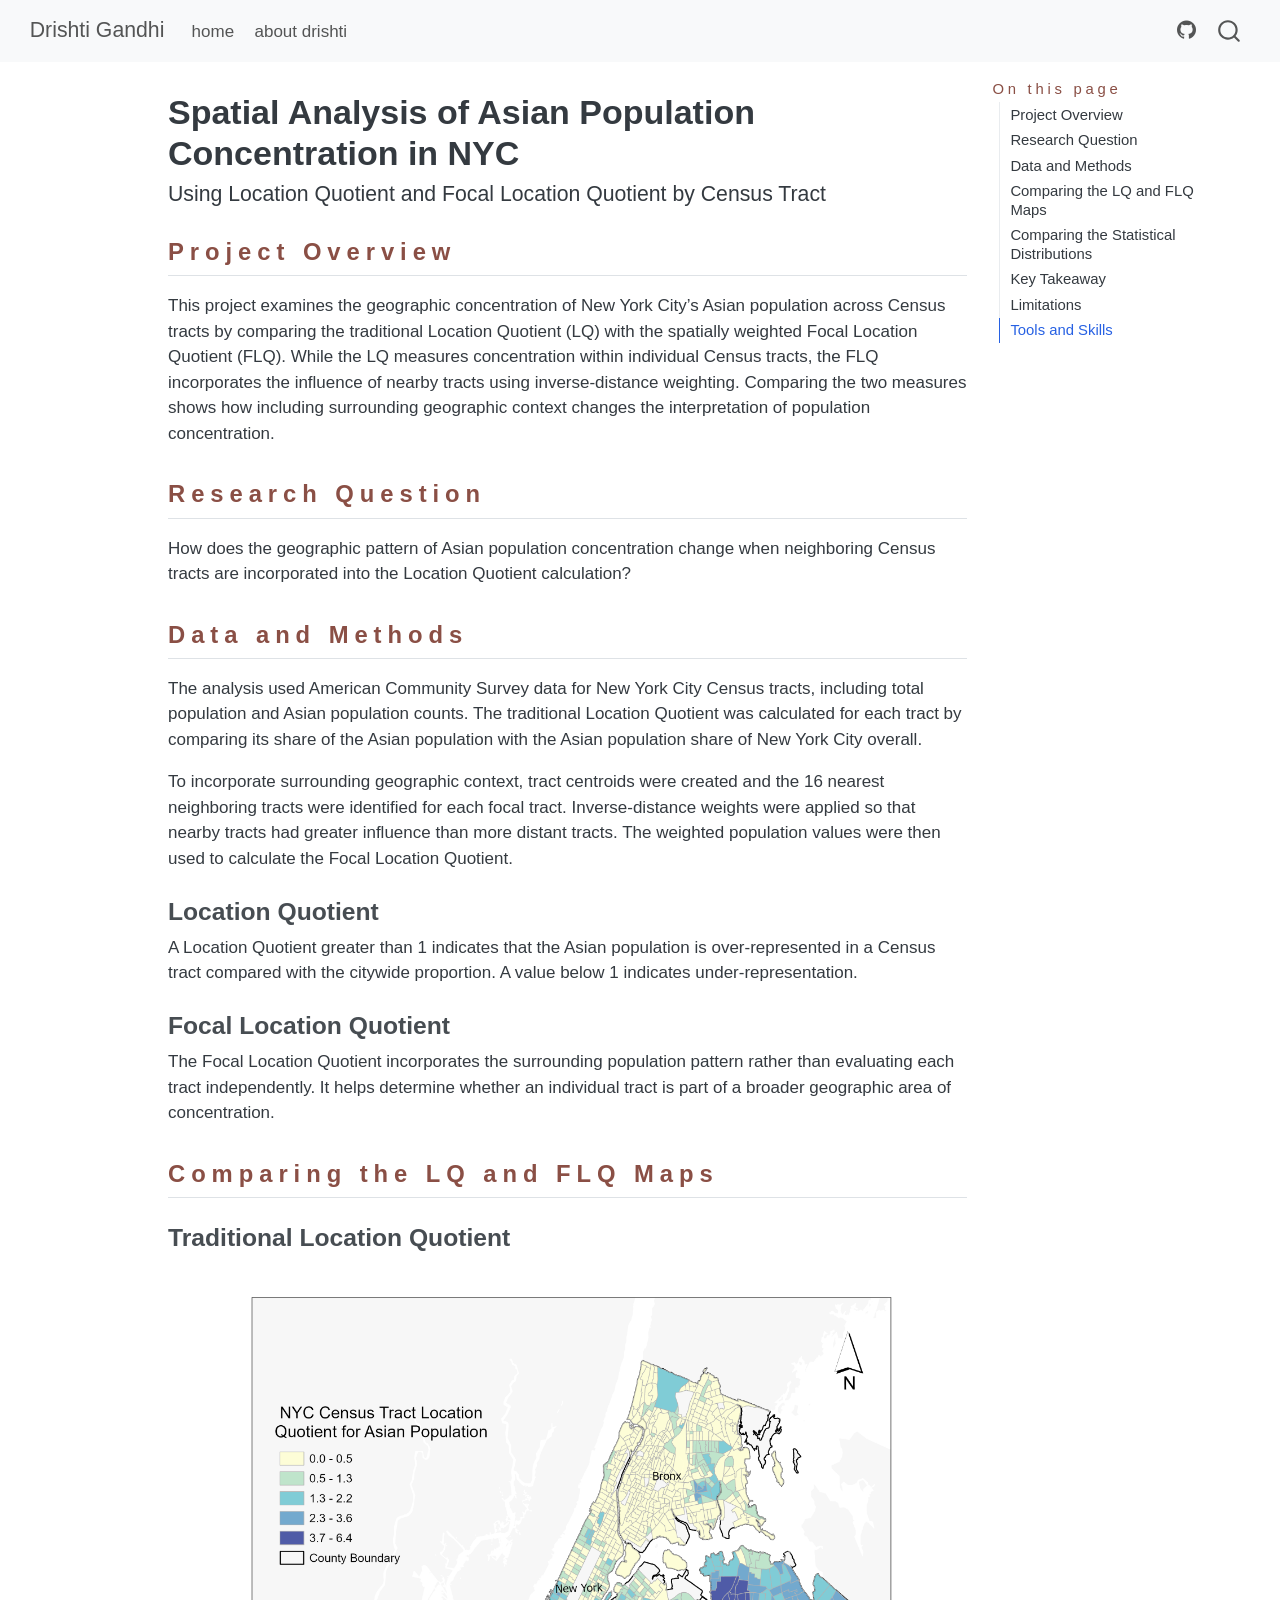
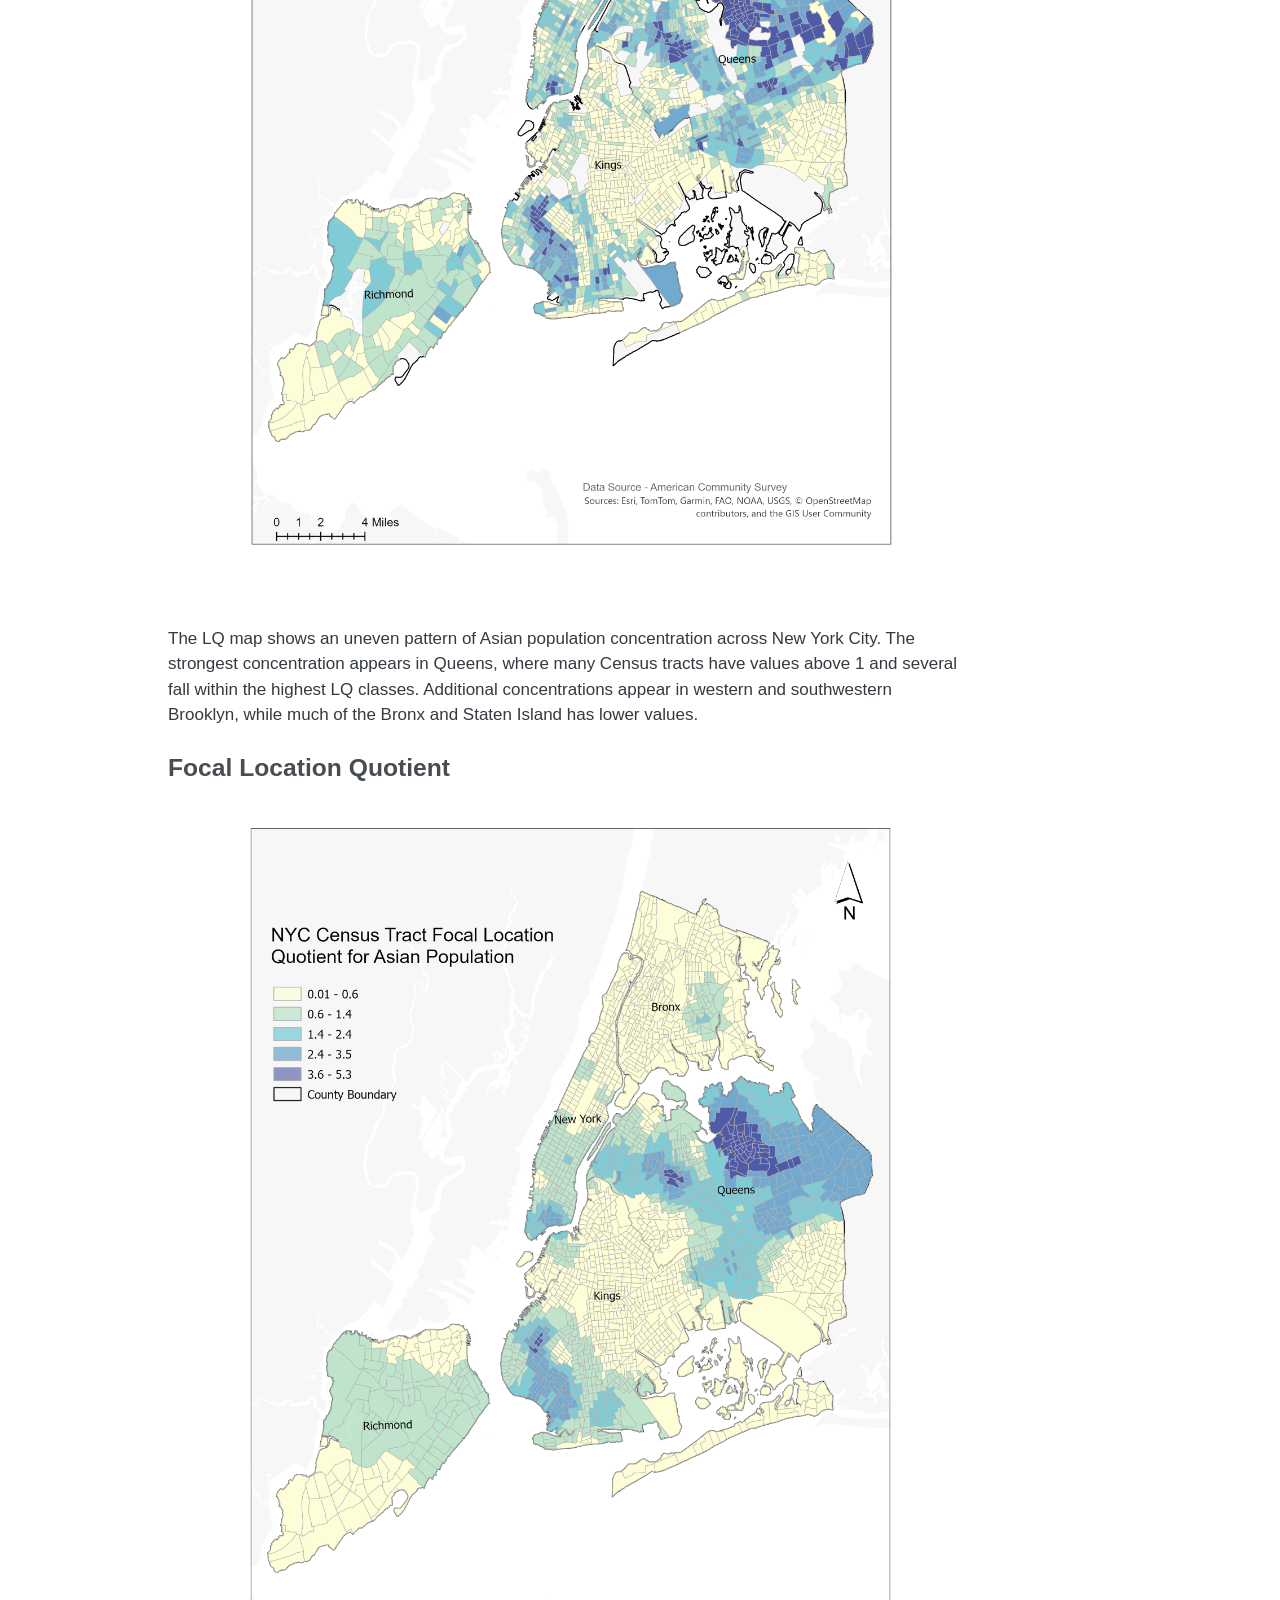
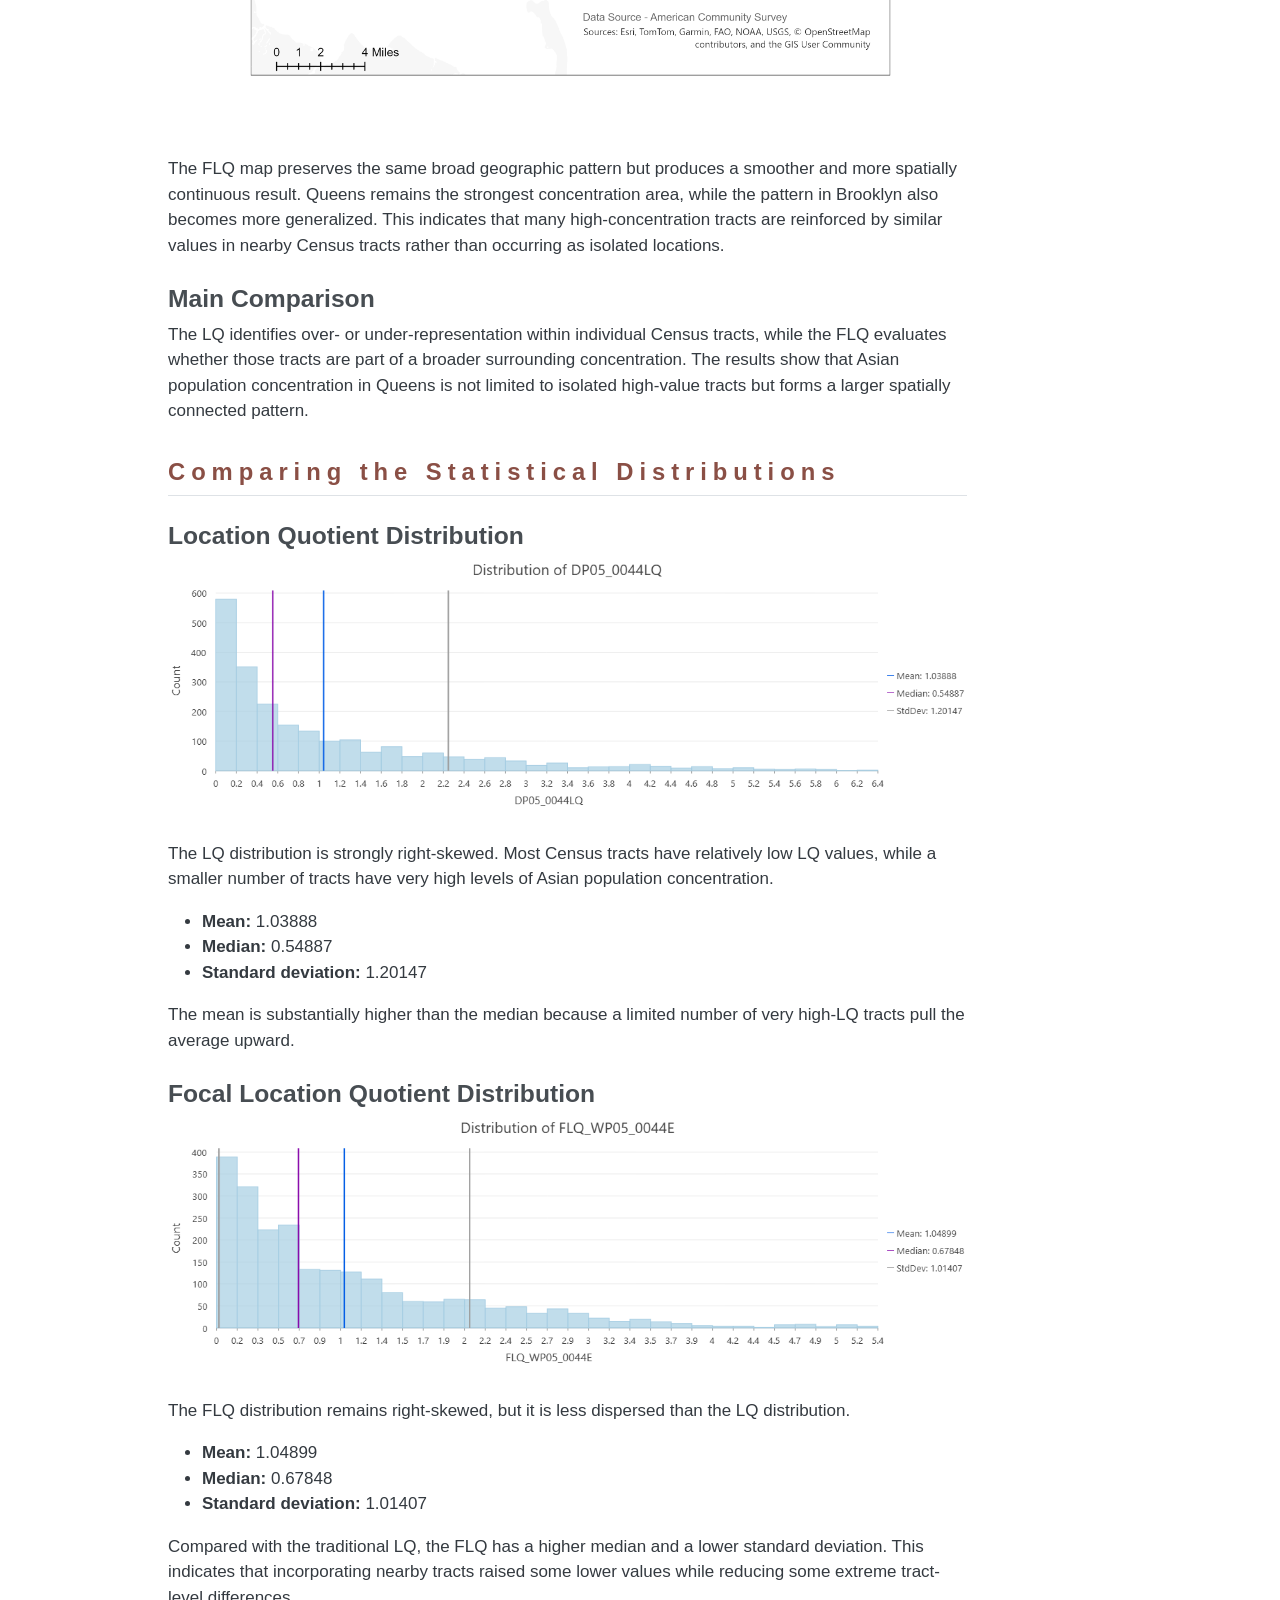
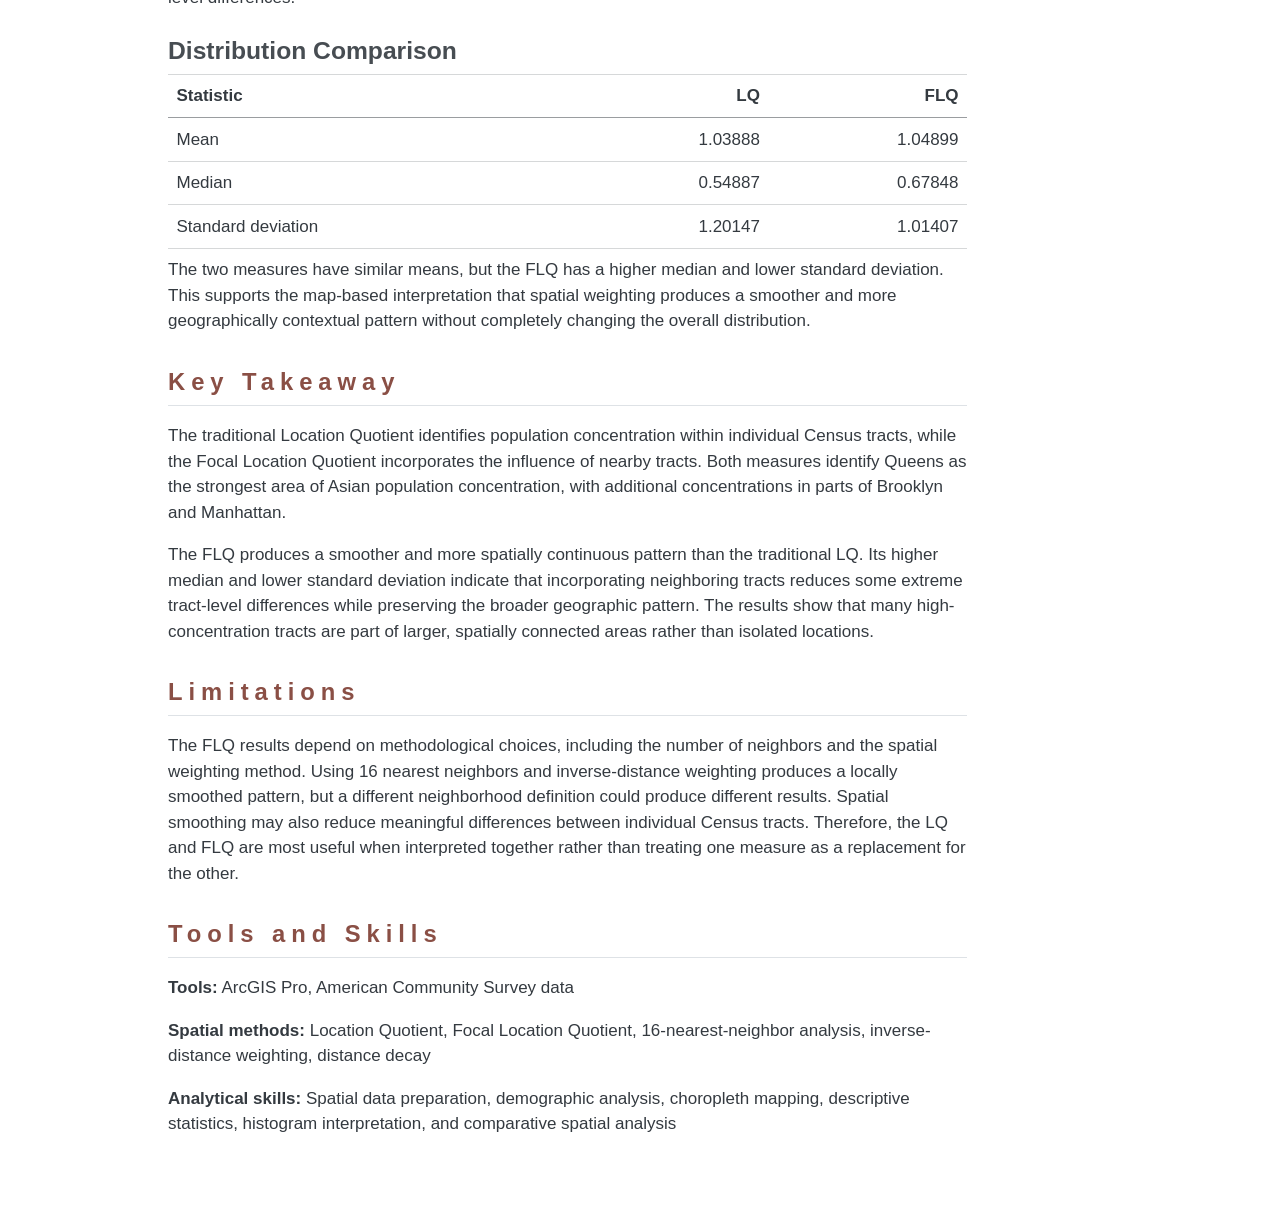
<file: nyc-lq-flq.html>
<!DOCTYPE html>
<html xmlns="http://www.w3.org/1999/xhtml" lang="en" xml:lang="en"><head>

<meta charset="utf-8">
<meta name="generator" content="quarto-1.10.18">

<meta name="viewport" content="width=device-width, initial-scale=1.0, user-scalable=yes">


<title>Spatial Analysis of Asian Population Concentration in NYC – Drishti Gandhi</title>
<style>
/* Default styles provided by pandoc.
** See https://pandoc.org/MANUAL.html#variables-for-html for config info.
*/
span.smallcaps{font-variant: small-caps;}
div.columns{display: flex; gap: 1.5em;}
div.column{flex: auto;}
@media screen {
div.columns{gap: min(4vw, 1.5em);}
div.column{overflow-x: auto;}
}
div.hanging-indent{margin-left: 1.5em; text-indent: -1.5em;}
ul.task-list{list-style: none;}
ul.task-list li input[type="checkbox"] {
  width: 0.8em;
  margin: 0 0.8em 0.2em -1em; /* quarto-specific, see https://github.com/quarto-dev/quarto-cli/issues/4556 */ 
  vertical-align: middle;
}
</style>


<script src="site_libs/quarto-nav/quarto-nav.js"></script>
<script src="site_libs/quarto-nav/headroom.min.js"></script>
<script src="site_libs/clipboard/clipboard.min.js"></script>
<script src="site_libs/quarto-search/autocomplete.umd.js"></script>
<script src="site_libs/quarto-search/fuse.min.js"></script>
<script src="site_libs/quarto-search/quarto-search.js"></script>
<meta name="quarto:offset" content="./">
<script src="site_libs/quarto-html/quarto.js" type="module"></script>
<script src="site_libs/quarto-html/tabsets/tabsets.js" type="module"></script>
<script src="site_libs/quarto-html/popper.min.js"></script>
<script src="site_libs/quarto-html/tippy.umd.min.js"></script>
<script src="site_libs/quarto-html/anchor.min.js"></script>
<link href="site_libs/quarto-html/tippy.css" rel="stylesheet">
<link href="site_libs/quarto-html/quarto-syntax-highlighting-64a204ab8560d761af7679ceaba22944.css" rel="stylesheet" id="quarto-text-highlighting-styles">
<script src="site_libs/bootstrap/bootstrap.min.js"></script>
<link href="site_libs/bootstrap/bootstrap-icons.css" rel="stylesheet">
<link href="site_libs/bootstrap/bootstrap-6ac2aec46ad7f46b16024ee4409aa65c.min.css" rel="stylesheet" append-hash="true" id="quarto-bootstrap" data-mode="light">
<script id="quarto-search-options" type="application/json">{
  "location": "navbar",
  "copy-button": false,
  "collapse-after": 3,
  "panel-placement": "end",
  "type": "overlay",
  "limit": 50,
  "keyboard-shortcut": [
    "f",
    "/",
    "s"
  ],
  "show-item-context": false,
  "language": {
    "search-no-results-text": "No results",
    "search-matching-documents-text": "matching documents",
    "search-copy-link-title": "Copy link to search",
    "search-hide-matches-text": "Hide additional matches",
    "search-more-match-text": "more match in this document",
    "search-more-matches-text": "more matches in this document",
    "search-clear-button-title": "Clear",
    "search-text-placeholder": "",
    "search-detached-cancel-button-title": "Cancel",
    "search-submit-button-title": "Submit",
    "search-label": "Search"
  }
}</script>


<link rel="stylesheet" href="styles.css">
</head>

<body class="nav-fixed quarto-light">

<div id="quarto-search-results"></div>
  <header id="quarto-header" class="headroom fixed-top">
    <nav class="navbar navbar-expand-lg " data-bs-theme="dark">
      <div class="navbar-container container-fluid">
      <div class="navbar-brand-container mx-auto">
    <a class="navbar-brand" href="./index.html">
    <span class="navbar-title">Drishti Gandhi</span>
    </a>
  </div>
            <div id="quarto-search" class="" title="Search"></div>
          <button class="navbar-toggler" type="button" data-bs-toggle="collapse" data-bs-target="#navbarCollapse" aria-controls="navbarCollapse" role="menu" aria-expanded="false" aria-label="Toggle navigation" onclick="if (window.quartoToggleHeadroom) { window.quartoToggleHeadroom(); }">
  <span class="navbar-toggler-icon"></span>
</button>
          <div class="collapse navbar-collapse" id="navbarCollapse">
            <ul class="navbar-nav navbar-nav-scroll me-auto">
  <li class="nav-item">
    <a class="nav-link" href="./index.html"> 
<span class="menu-text">home</span></a>
  </li>  
  <li class="nav-item">
    <a class="nav-link" href="./about.html"> 
<span class="menu-text">about drishti</span></a>
  </li>  
</ul>
            <ul class="navbar-nav navbar-nav-scroll ms-auto">
  <li class="nav-item compact">
    <a class="nav-link" href="https://github.com/Drishti16G/Drishti16G.github.io"> <i class="bi bi-github" role="img">
</i> 
<span class="menu-text"></span></a>
  </li>  
</ul>
          </div> <!-- /navcollapse -->
            <div class="quarto-navbar-tools">
</div>
      </div> <!-- /container-fluid -->
    </nav>
</header>
<!-- content -->
<div id="quarto-content" class="quarto-container page-columns page-rows-contents page-layout-article page-navbar">
<!-- sidebar -->
<!-- margin-sidebar -->
    <div id="quarto-margin-sidebar" class="sidebar margin-sidebar">
        <nav id="TOC" role="doc-toc" class="toc-active">
    <h2 id="toc-title">On this page</h2>
   
  <ul>
  <li><a href="#project-overview" id="toc-project-overview" class="nav-link active" data-scroll-target="#project-overview">Project Overview</a></li>
  <li><a href="#research-question" id="toc-research-question" class="nav-link" data-scroll-target="#research-question">Research Question</a></li>
  <li><a href="#data-and-methods" id="toc-data-and-methods" class="nav-link" data-scroll-target="#data-and-methods">Data and Methods</a>
  <ul class="collapse">
  <li><a href="#location-quotient" id="toc-location-quotient" class="nav-link" data-scroll-target="#location-quotient">Location Quotient</a></li>
  <li><a href="#focal-location-quotient" id="toc-focal-location-quotient" class="nav-link" data-scroll-target="#focal-location-quotient">Focal Location Quotient</a></li>
  </ul></li>
  <li><a href="#comparing-the-lq-and-flq-maps" id="toc-comparing-the-lq-and-flq-maps" class="nav-link" data-scroll-target="#comparing-the-lq-and-flq-maps">Comparing the LQ and FLQ Maps</a>
  <ul class="collapse">
  <li><a href="#traditional-location-quotient" id="toc-traditional-location-quotient" class="nav-link" data-scroll-target="#traditional-location-quotient">Traditional Location Quotient</a></li>
  <li><a href="#focal-location-quotient-1" id="toc-focal-location-quotient-1" class="nav-link" data-scroll-target="#focal-location-quotient-1">Focal Location Quotient</a></li>
  <li><a href="#main-comparison" id="toc-main-comparison" class="nav-link" data-scroll-target="#main-comparison">Main Comparison</a></li>
  </ul></li>
  <li><a href="#comparing-the-statistical-distributions" id="toc-comparing-the-statistical-distributions" class="nav-link" data-scroll-target="#comparing-the-statistical-distributions">Comparing the Statistical Distributions</a>
  <ul class="collapse">
  <li><a href="#location-quotient-distribution" id="toc-location-quotient-distribution" class="nav-link" data-scroll-target="#location-quotient-distribution">Location Quotient Distribution</a></li>
  <li><a href="#focal-location-quotient-distribution" id="toc-focal-location-quotient-distribution" class="nav-link" data-scroll-target="#focal-location-quotient-distribution">Focal Location Quotient Distribution</a></li>
  <li><a href="#distribution-comparison" id="toc-distribution-comparison" class="nav-link" data-scroll-target="#distribution-comparison">Distribution Comparison</a></li>
  </ul></li>
  <li><a href="#key-takeaway" id="toc-key-takeaway" class="nav-link" data-scroll-target="#key-takeaway">Key Takeaway</a></li>
  <li><a href="#limitations" id="toc-limitations" class="nav-link" data-scroll-target="#limitations">Limitations</a></li>
  <li><a href="#tools-and-skills" id="toc-tools-and-skills" class="nav-link" data-scroll-target="#tools-and-skills">Tools and Skills</a></li>
  </ul>
</nav>
    </div>
<!-- main -->
<main class="content" id="quarto-document-content">

<header id="title-block-header" class="quarto-title-block default">
<div class="quarto-title">
<h1 class="title">Spatial Analysis of Asian Population Concentration in NYC</h1>
<p class="subtitle lead">Using Location Quotient and Focal Location Quotient by Census Tract</p>
</div>



<div class="quarto-title-meta">

    
  
    
  </div>
  


</header>


<section id="project-overview" class="level2">
<h2 class="anchored" data-anchor-id="project-overview">Project Overview</h2>
<p>This project examines the geographic concentration of New York City’s Asian population across Census tracts by comparing the traditional Location Quotient (LQ) with the spatially weighted Focal Location Quotient (FLQ). While the LQ measures concentration within individual Census tracts, the FLQ incorporates the influence of nearby tracts using inverse-distance weighting. Comparing the two measures shows how including surrounding geographic context changes the interpretation of population concentration.</p>
</section>
<section id="research-question" class="level2">
<h2 class="anchored" data-anchor-id="research-question">Research Question</h2>
<p>How does the geographic pattern of Asian population concentration change when neighboring Census tracts are incorporated into the Location Quotient calculation?</p>
</section>
<section id="data-and-methods" class="level2">
<h2 class="anchored" data-anchor-id="data-and-methods">Data and Methods</h2>
<p>The analysis used American Community Survey data for New York City Census tracts, including total population and Asian population counts. The traditional Location Quotient was calculated for each tract by comparing its share of the Asian population with the Asian population share of New York City overall.</p>
<p>To incorporate surrounding geographic context, tract centroids were created and the 16 nearest neighboring tracts were identified for each focal tract. Inverse-distance weights were applied so that nearby tracts had greater influence than more distant tracts. The weighted population values were then used to calculate the Focal Location Quotient.</p>
<section id="location-quotient" class="level3">
<h3 class="anchored" data-anchor-id="location-quotient">Location Quotient</h3>
<p>A Location Quotient greater than 1 indicates that the Asian population is over-represented in a Census tract compared with the citywide proportion. A value below 1 indicates under-representation.</p>
</section>
<section id="focal-location-quotient" class="level3">
<h3 class="anchored" data-anchor-id="focal-location-quotient">Focal Location Quotient</h3>
<p>The Focal Location Quotient incorporates the surrounding population pattern rather than evaluating each tract independently. It helps determine whether an individual tract is part of a broader geographic area of concentration.</p>
</section>
</section>
<section id="comparing-the-lq-and-flq-maps" class="level2">
<h2 class="anchored" data-anchor-id="comparing-the-lq-and-flq-maps">Comparing the LQ and FLQ Maps</h2>
<section id="traditional-location-quotient" class="level3">
<h3 class="anchored" data-anchor-id="traditional-location-quotient">Traditional Location Quotient</h3>
<div class="quarto-figure quarto-figure-center">
<figure class="figure">
<p><img src="images/nyc-lq-flq-maps/lq-map.png" class="img-fluid quarto-figure quarto-figure-center figure-img" style="width:90.0%"></p>
</figure>
</div>
<p>The LQ map shows an uneven pattern of Asian population concentration across New York City. The strongest concentration appears in Queens, where many Census tracts have values above 1 and several fall within the highest LQ classes. Additional concentrations appear in western and southwestern Brooklyn, while much of the Bronx and Staten Island has lower values.</p>
</section>
<section id="focal-location-quotient-1" class="level3">
<h3 class="anchored" data-anchor-id="focal-location-quotient-1">Focal Location Quotient</h3>
<div class="quarto-figure quarto-figure-center">
<figure class="figure">
<p><img src="images/nyc-lq-flq-maps/flq-map.png" class="img-fluid quarto-figure quarto-figure-center figure-img" style="width:90.0%"></p>
</figure>
</div>
<p>The FLQ map preserves the same broad geographic pattern but produces a smoother and more spatially continuous result. Queens remains the strongest concentration area, while the pattern in Brooklyn also becomes more generalized. This indicates that many high-concentration tracts are reinforced by similar values in nearby Census tracts rather than occurring as isolated locations.</p>
</section>
<section id="main-comparison" class="level3">
<h3 class="anchored" data-anchor-id="main-comparison">Main Comparison</h3>
<p>The LQ identifies over- or under-representation within individual Census tracts, while the FLQ evaluates whether those tracts are part of a broader surrounding concentration. The results show that Asian population concentration in Queens is not limited to isolated high-value tracts but forms a larger spatially connected pattern.</p>
</section>
</section>
<section id="comparing-the-statistical-distributions" class="level2">
<h2 class="anchored" data-anchor-id="comparing-the-statistical-distributions">Comparing the Statistical Distributions</h2>
<section id="location-quotient-distribution" class="level3">
<h3 class="anchored" data-anchor-id="location-quotient-distribution">Location Quotient Distribution</h3>
<div class="quarto-figure quarto-figure-center">
<figure class="figure">
<p><img src="images/nyc-lq-flq-maps/lq-histogram.png" class="img-fluid quarto-figure quarto-figure-center figure-img" style="width:100.0%"></p>
</figure>
</div>
<p>The LQ distribution is strongly right-skewed. Most Census tracts have relatively low LQ values, while a smaller number of tracts have very high levels of Asian population concentration.</p>
<ul>
<li><strong>Mean:</strong> 1.03888<br>
</li>
<li><strong>Median:</strong> 0.54887<br>
</li>
<li><strong>Standard deviation:</strong> 1.20147</li>
</ul>
<p>The mean is substantially higher than the median because a limited number of very high-LQ tracts pull the average upward.</p>
</section>
<section id="focal-location-quotient-distribution" class="level3">
<h3 class="anchored" data-anchor-id="focal-location-quotient-distribution">Focal Location Quotient Distribution</h3>
<div class="quarto-figure quarto-figure-center">
<figure class="figure">
<p><img src="images/nyc-lq-flq-maps/flq-histogram.png" class="img-fluid quarto-figure quarto-figure-center figure-img" style="width:100.0%"></p>
</figure>
</div>
<p>The FLQ distribution remains right-skewed, but it is less dispersed than the LQ distribution.</p>
<ul>
<li><strong>Mean:</strong> 1.04899<br>
</li>
<li><strong>Median:</strong> 0.67848<br>
</li>
<li><strong>Standard deviation:</strong> 1.01407</li>
</ul>
<p>Compared with the traditional LQ, the FLQ has a higher median and a lower standard deviation. This indicates that incorporating nearby tracts raised some lower values while reducing some extreme tract-level differences.</p>
</section>
<section id="distribution-comparison" class="level3">
<h3 class="anchored" data-anchor-id="distribution-comparison">Distribution Comparison</h3>
<table class="caption-top table">
<thead>
<tr class="header">
<th>Statistic</th>
<th style="text-align: right;">LQ</th>
<th style="text-align: right;">FLQ</th>
</tr>
</thead>
<tbody>
<tr class="odd">
<td>Mean</td>
<td style="text-align: right;">1.03888</td>
<td style="text-align: right;">1.04899</td>
</tr>
<tr class="even">
<td>Median</td>
<td style="text-align: right;">0.54887</td>
<td style="text-align: right;">0.67848</td>
</tr>
<tr class="odd">
<td>Standard deviation</td>
<td style="text-align: right;">1.20147</td>
<td style="text-align: right;">1.01407</td>
</tr>
</tbody>
</table>
<p>The two measures have similar means, but the FLQ has a higher median and lower standard deviation. This supports the map-based interpretation that spatial weighting produces a smoother and more geographically contextual pattern without completely changing the overall distribution.</p>
</section>
</section>
<section id="key-takeaway" class="level2">
<h2 class="anchored" data-anchor-id="key-takeaway">Key Takeaway</h2>
<p>The traditional Location Quotient identifies population concentration within individual Census tracts, while the Focal Location Quotient incorporates the influence of nearby tracts. Both measures identify Queens as the strongest area of Asian population concentration, with additional concentrations in parts of Brooklyn and Manhattan.</p>
<p>The FLQ produces a smoother and more spatially continuous pattern than the traditional LQ. Its higher median and lower standard deviation indicate that incorporating neighboring tracts reduces some extreme tract-level differences while preserving the broader geographic pattern. The results show that many high-concentration tracts are part of larger, spatially connected areas rather than isolated locations.</p>
</section>
<section id="limitations" class="level2">
<h2 class="anchored" data-anchor-id="limitations">Limitations</h2>
<p>The FLQ results depend on methodological choices, including the number of neighbors and the spatial weighting method. Using 16 nearest neighbors and inverse-distance weighting produces a locally smoothed pattern, but a different neighborhood definition could produce different results. Spatial smoothing may also reduce meaningful differences between individual Census tracts. Therefore, the LQ and FLQ are most useful when interpreted together rather than treating one measure as a replacement for the other.</p>
</section>
<section id="tools-and-skills" class="level2">
<h2 class="anchored" data-anchor-id="tools-and-skills">Tools and Skills</h2>
<p><strong>Tools:</strong> ArcGIS Pro, American Community Survey data</p>
<p><strong>Spatial methods:</strong> Location Quotient, Focal Location Quotient, 16-nearest-neighbor analysis, inverse-distance weighting, distance decay</p>
<p><strong>Analytical skills:</strong> Spatial data preparation, demographic analysis, choropleth mapping, descriptive statistics, histogram interpretation, and comparative spatial analysis</p>


</section>

</main> <!-- /main -->
<script id="quarto-html-after-body" type="application/javascript">
  window.document.addEventListener("DOMContentLoaded", function (event) {
    const icon = "";
    const anchorJS = new window.AnchorJS();
    anchorJS.options = {
      placement: 'right',
      icon: icon
    };
    anchorJS.add('.anchored');
    const isCodeAnnotation = (el) => {
      for (const clz of el.classList) {
        if (clz.startsWith('code-annotation-')) {                     
          return true;
        }
      }
      return false;
    }
    const onCopySuccess = function(e) {
      // button target
      const button = e.trigger;
      // don't keep focus
      button.blur();
      // flash "checked"
      button.classList.add('code-copy-button-checked');
      var currentTitle = button.getAttribute("title");
      button.setAttribute("title", "Copied!");
      let tooltip;
      if (window.bootstrap) {
        button.setAttribute("data-bs-toggle", "tooltip");
        button.setAttribute("data-bs-placement", "left");
        button.setAttribute("data-bs-title", "Copied!");
        tooltip = new bootstrap.Tooltip(button, 
          { trigger: "manual", 
            customClass: "code-copy-button-tooltip",
            offset: [0, -8]});
        tooltip.show();    
      }
      setTimeout(function() {
        if (tooltip) {
          tooltip.hide();
          button.removeAttribute("data-bs-title");
          button.removeAttribute("data-bs-toggle");
          button.removeAttribute("data-bs-placement");
        }
        button.setAttribute("title", currentTitle);
        button.classList.remove('code-copy-button-checked');
      }, 1000);
      // clear code selection
      e.clearSelection();
    }
    const getTextToCopy = function(trigger) {
      const outerScaffold = trigger.parentElement.cloneNode(true);
      const codeEl = outerScaffold.querySelector('code');
      for (const childEl of codeEl.children) {
        if (isCodeAnnotation(childEl)) {
          childEl.remove();
        }
      }
      return codeEl.innerText;
    }
    const clipboard = new window.ClipboardJS('.code-copy-button:not([data-in-quarto-modal])', {
      text: getTextToCopy
    });
    clipboard.on('success', onCopySuccess);
    if (window.document.getElementById('quarto-embedded-source-code-modal')) {
      const clipboardModal = new window.ClipboardJS('.code-copy-button[data-in-quarto-modal]', {
        text: getTextToCopy,
        container: window.document.getElementById('quarto-embedded-source-code-modal')
      });
      clipboardModal.on('success', onCopySuccess);
    }
      var localhostRegex = new RegExp(/^(?:http|https):\/\/localhost\:?[0-9]*\//);
      var mailtoRegex = new RegExp(/^mailto:/);
        var filterRegex = new RegExp("https:\/\/Drishti16G\.github\.io\/");
      var isInternal = (href) => {
          return filterRegex.test(href) || localhostRegex.test(href) || mailtoRegex.test(href);
      }
      // Inspect non-navigation links and adorn them if external
     var links = window.document.querySelectorAll('a[href]:not(.nav-link):not(.navbar-brand):not(.toc-action):not(.sidebar-link):not(.sidebar-item-toggle):not(.pagination-link):not(.no-external):not([aria-hidden]):not(.dropdown-item):not(.quarto-navigation-tool):not(.about-link)');
      for (var i=0; i<links.length; i++) {
        const link = links[i];
        if (!isInternal(link.href)) {
          // undo the damage that might have been done by quarto-nav.js in the case of
          // links that we want to consider external
          if (link.dataset.originalHref !== undefined) {
            link.href = link.dataset.originalHref;
          }
        }
      }
    function tippyHover(el, contentFn, onTriggerFn, onUntriggerFn) {
      const config = {
        allowHTML: true,
        maxWidth: 500,
        delay: 100,
        arrow: false,
        appendTo: function(el) {
            return el.parentElement;
        },
        interactive: true,
        interactiveBorder: 10,
        theme: 'quarto',
        placement: 'bottom-start',
      };
      if (contentFn) {
        config.content = contentFn;
      }
      if (onTriggerFn) {
        config.onTrigger = onTriggerFn;
      }
      if (onUntriggerFn) {
        config.onUntrigger = onUntriggerFn;
      }
      window.tippy(el, config); 
    }
    const noterefs = window.document.querySelectorAll('a[role="doc-noteref"]');
    for (var i=0; i<noterefs.length; i++) {
      const ref = noterefs[i];
      tippyHover(ref, function() {
        // use id or data attribute instead here
        let href = ref.getAttribute('data-footnote-href') || ref.getAttribute('href');
        try { href = new URL(href).hash; } catch {}
        const id = href.replace(/^#\/?/, "");
        const note = window.document.getElementById(id);
        if (note) {
          return note.innerHTML;
        } else {
          return "";
        }
      });
    }
    const xrefs = window.document.querySelectorAll('a.quarto-xref');
    const processXRef = (id, note) => {
      // Strip column container classes
      const stripColumnClz = (el) => {
        el.classList.remove("page-full", "page-columns");
        if (el.children) {
          for (const child of el.children) {
            stripColumnClz(child);
          }
        }
      }
      stripColumnClz(note)
      if (id === null || id.startsWith('sec-')) {
        // Special case sections, only their first couple elements
        const container = document.createElement("div");
        if (note.children && note.children.length > 2) {
          container.appendChild(note.children[0].cloneNode(true));
          for (let i = 1; i < note.children.length; i++) {
            const child = note.children[i];
            if (child.tagName === "P" && child.innerText === "") {
              continue;
            } else {
              container.appendChild(child.cloneNode(true));
              break;
            }
          }
          if (window.Quarto?.typesetMath) {
            window.Quarto.typesetMath(container);
          }
          return container.innerHTML
        } else {
          if (window.Quarto?.typesetMath) {
            window.Quarto.typesetMath(note);
          }
          return note.innerHTML;
        }
      } else {
        // Remove any anchor links if they are present
        const anchorLink = note.querySelector('a.anchorjs-link');
        if (anchorLink) {
          anchorLink.remove();
        }
        if (window.Quarto?.typesetMath) {
          window.Quarto.typesetMath(note);
        }
        if (note.classList.contains("callout")) {
          return note.outerHTML;
        } else {
          return note.innerHTML;
        }
      }
    }
    for (var i=0; i<xrefs.length; i++) {
      const xref = xrefs[i];
      tippyHover(xref, undefined, function(instance) {
        instance.disable();
        let url = xref.getAttribute('href');
        let hash = undefined; 
        if (url.startsWith('#')) {
          hash = url;
        } else {
          try { hash = new URL(url).hash; } catch {}
        }
        if (hash) {
          const id = hash.replace(/^#\/?/, "");
          const note = window.document.getElementById(id);
          if (note !== null) {
            try {
              const html = processXRef(id, note.cloneNode(true));
              instance.setContent(html);
            } finally {
              instance.enable();
              instance.show();
            }
          } else {
            // See if we can fetch this
            fetch(url.split('#')[0])
            .then(res => res.text())
            .then(html => {
              const parser = new DOMParser();
              const htmlDoc = parser.parseFromString(html, "text/html");
              const note = htmlDoc.getElementById(id);
              if (note !== null) {
                const html = processXRef(id, note);
                instance.setContent(html);
              } 
            }).finally(() => {
              instance.enable();
              instance.show();
            });
          }
        } else {
          // See if we can fetch a full url (with no hash to target)
          // This is a special case and we should probably do some content thinning / targeting
          fetch(url)
          .then(res => res.text())
          .then(html => {
            const parser = new DOMParser();
            const htmlDoc = parser.parseFromString(html, "text/html");
            const note = htmlDoc.querySelector('main.content');
            if (note !== null) {
              // This should only happen for chapter cross references
              // (since there is no id in the URL)
              // remove the first header
              if (note.children.length > 0 && note.children[0].tagName === "HEADER") {
                note.children[0].remove();
              }
              const html = processXRef(null, note);
              instance.setContent(html);
            } 
          }).finally(() => {
            instance.enable();
            instance.show();
          });
        }
      }, function(instance) {
      });
    }
        let selectedAnnoteEl;
        const selectorForAnnotation = ( cell, annotation) => {
          let cellAttr = 'data-code-cell="' + cell + '"';
          let lineAttr = 'data-code-annotation="' +  annotation + '"';
          const selector = 'span[' + cellAttr + '][' + lineAttr + ']';
          return selector;
        }
        const selectCodeLines = (annoteEl) => {
          const doc = window.document;
          const targetCell = annoteEl.getAttribute("data-target-cell");
          const targetAnnotation = annoteEl.getAttribute("data-target-annotation");
          const annoteSpan = window.document.querySelector(selectorForAnnotation(targetCell, targetAnnotation));
          const lines = annoteSpan.getAttribute("data-code-lines").split(",");
          const lineIds = lines.map((line) => {
            return targetCell + "-" + line;
          })
          let top = null;
          let height = null;
          let parent = null;
          if (lineIds.length > 0) {
              //compute the position of the single el (top and bottom and make a div)
              const el = window.document.getElementById(lineIds[0]);
              top = el.offsetTop;
              height = el.offsetHeight;
              parent = el.parentElement.parentElement;
            if (lineIds.length > 1) {
              const lastEl = window.document.getElementById(lineIds[lineIds.length - 1]);
              const bottom = lastEl.offsetTop + lastEl.offsetHeight;
              height = bottom - top;
            }
            if (top !== null && height !== null && parent !== null) {
              // cook up a div (if necessary) and position it 
              let div = window.document.getElementById("code-annotation-line-highlight");
              if (div === null) {
                div = window.document.createElement("div");
                div.setAttribute("id", "code-annotation-line-highlight");
                div.style.position = 'absolute';
                parent.appendChild(div);
              }
              div.style.top = top - 2 + "px";
              div.style.height = height + 4 + "px";
              div.style.left = 0;
              let gutterDiv = window.document.getElementById("code-annotation-line-highlight-gutter");
              if (gutterDiv === null) {
                gutterDiv = window.document.createElement("div");
                gutterDiv.setAttribute("id", "code-annotation-line-highlight-gutter");
                gutterDiv.style.position = 'absolute';
                const codeCell = window.document.getElementById(targetCell);
                const gutter = codeCell.querySelector('.code-annotation-gutter');
                gutter.appendChild(gutterDiv);
              }
              gutterDiv.style.top = top - 2 + "px";
              gutterDiv.style.height = height + 4 + "px";
            }
            selectedAnnoteEl = annoteEl;
          }
        };
        const unselectCodeLines = () => {
          const elementsIds = ["code-annotation-line-highlight", "code-annotation-line-highlight-gutter"];
          elementsIds.forEach((elId) => {
            const div = window.document.getElementById(elId);
            if (div) {
              div.remove();
            }
          });
          selectedAnnoteEl = undefined;
        };
          // Handle positioning of the toggle
      window.addEventListener(
        "resize",
        throttle(() => {
          elRect = undefined;
          if (selectedAnnoteEl) {
            selectCodeLines(selectedAnnoteEl);
          }
        }, 10)
      );
      function throttle(fn, ms) {
      let throttle = false;
      let timer;
        return (...args) => {
          if(!throttle) { // first call gets through
              fn.apply(this, args);
              throttle = true;
          } else { // all the others get throttled
              if(timer) clearTimeout(timer); // cancel #2
              timer = setTimeout(() => {
                fn.apply(this, args);
                timer = throttle = false;
              }, ms);
          }
        };
      }
        // Attach click handler to the DT
        const annoteDls = window.document.querySelectorAll('dt[data-target-cell]');
        for (const annoteDlNode of annoteDls) {
          annoteDlNode.addEventListener('click', (event) => {
            const clickedEl = event.target;
            if (clickedEl !== selectedAnnoteEl) {
              unselectCodeLines();
              const activeEl = window.document.querySelector('dt[data-target-cell].code-annotation-active');
              if (activeEl) {
                activeEl.classList.remove('code-annotation-active');
              }
              selectCodeLines(clickedEl);
              clickedEl.classList.add('code-annotation-active');
            } else {
              // Unselect the line
              unselectCodeLines();
              clickedEl.classList.remove('code-annotation-active');
            }
          });
        }
    const findCites = (el) => {
      const parentEl = el.parentElement;
      if (parentEl) {
        const cites = parentEl.dataset.cites;
        if (cites) {
          return {
            el,
            cites: cites.split(' ')
          };
        } else {
          return findCites(el.parentElement)
        }
      } else {
        return undefined;
      }
    };
    var bibliorefs = window.document.querySelectorAll('a[role="doc-biblioref"]');
    for (var i=0; i<bibliorefs.length; i++) {
      const ref = bibliorefs[i];
      const citeInfo = findCites(ref);
      if (citeInfo) {
        tippyHover(citeInfo.el, function() {
          var popup = window.document.createElement('div');
          citeInfo.cites.forEach(function(cite) {
            var citeDiv = window.document.createElement('div');
            citeDiv.classList.add('hanging-indent');
            citeDiv.classList.add('csl-entry');
            var biblioDiv = window.document.getElementById('ref-' + cite);
            if (biblioDiv) {
              citeDiv.innerHTML = biblioDiv.innerHTML;
            }
            popup.appendChild(citeDiv);
          });
          return popup.innerHTML;
        });
      }
    }
  });
  </script>
</div> <!-- /content -->




</body></html>
</file>
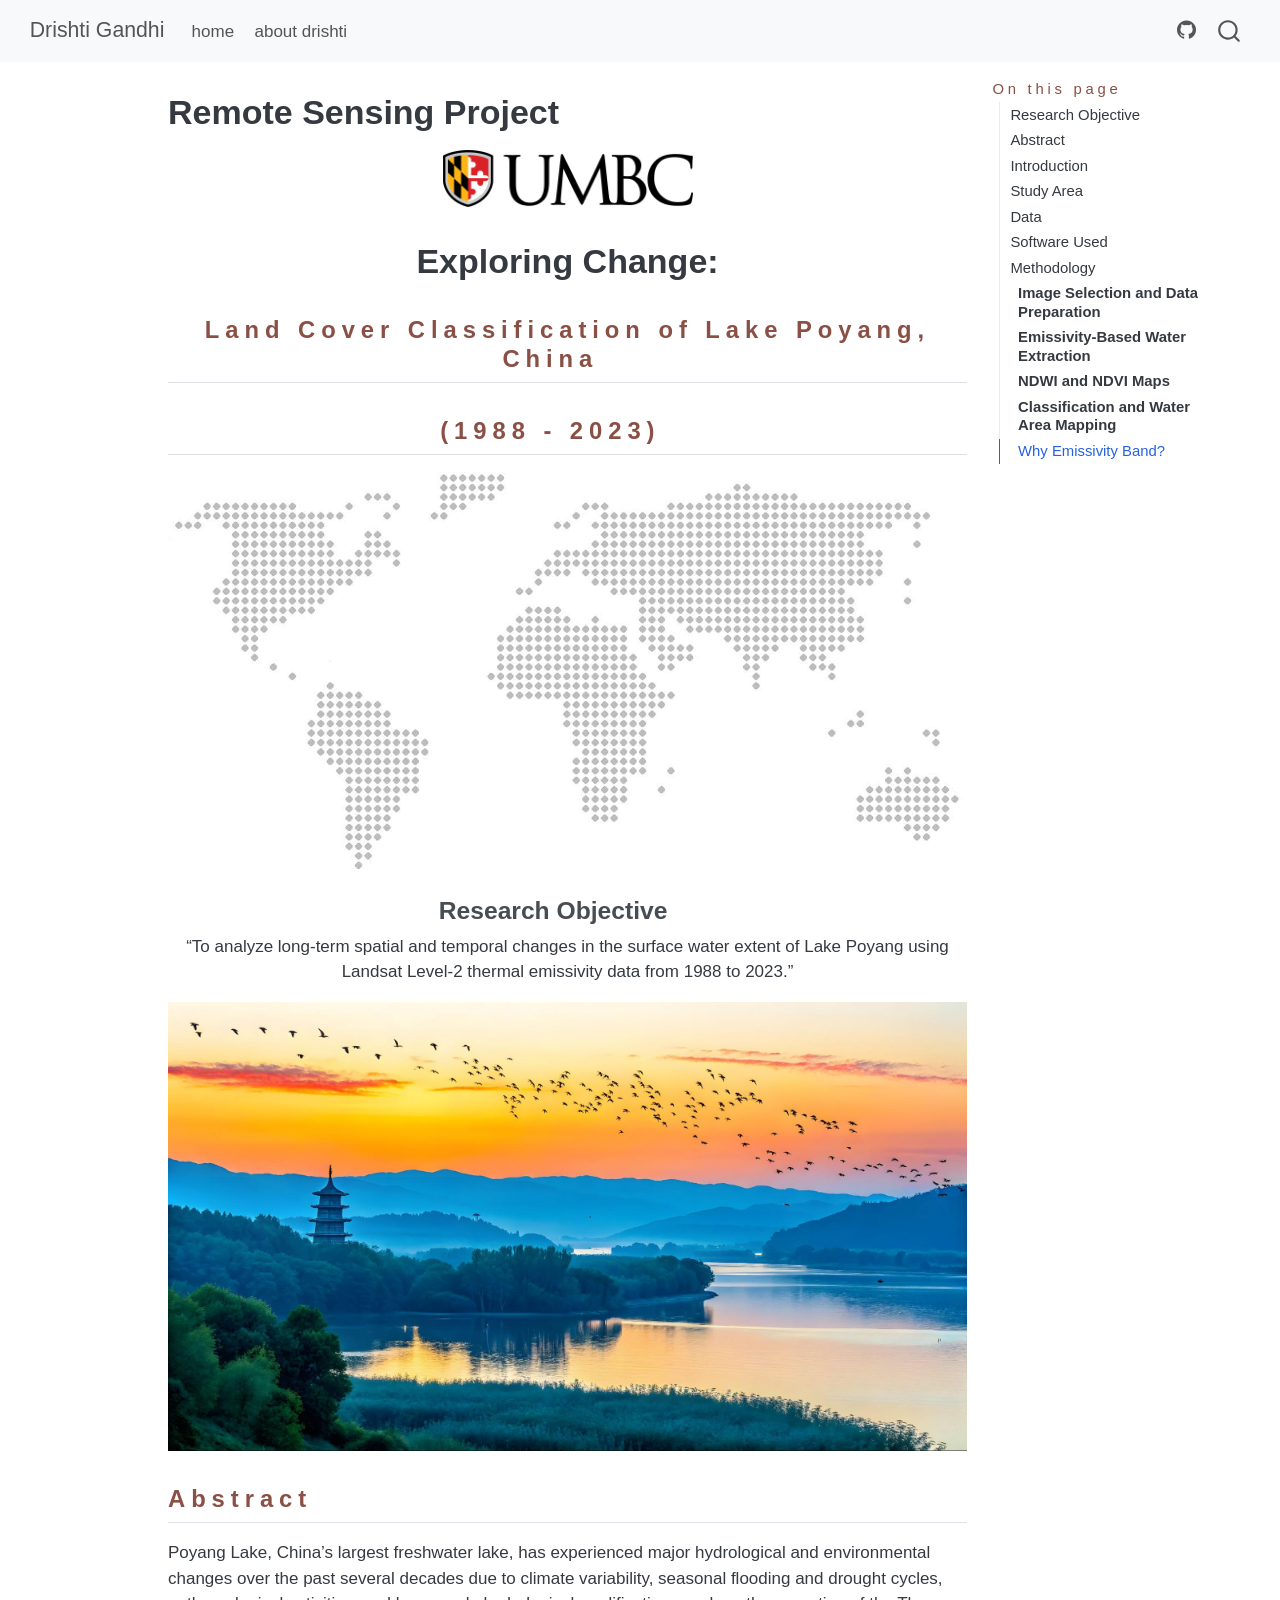
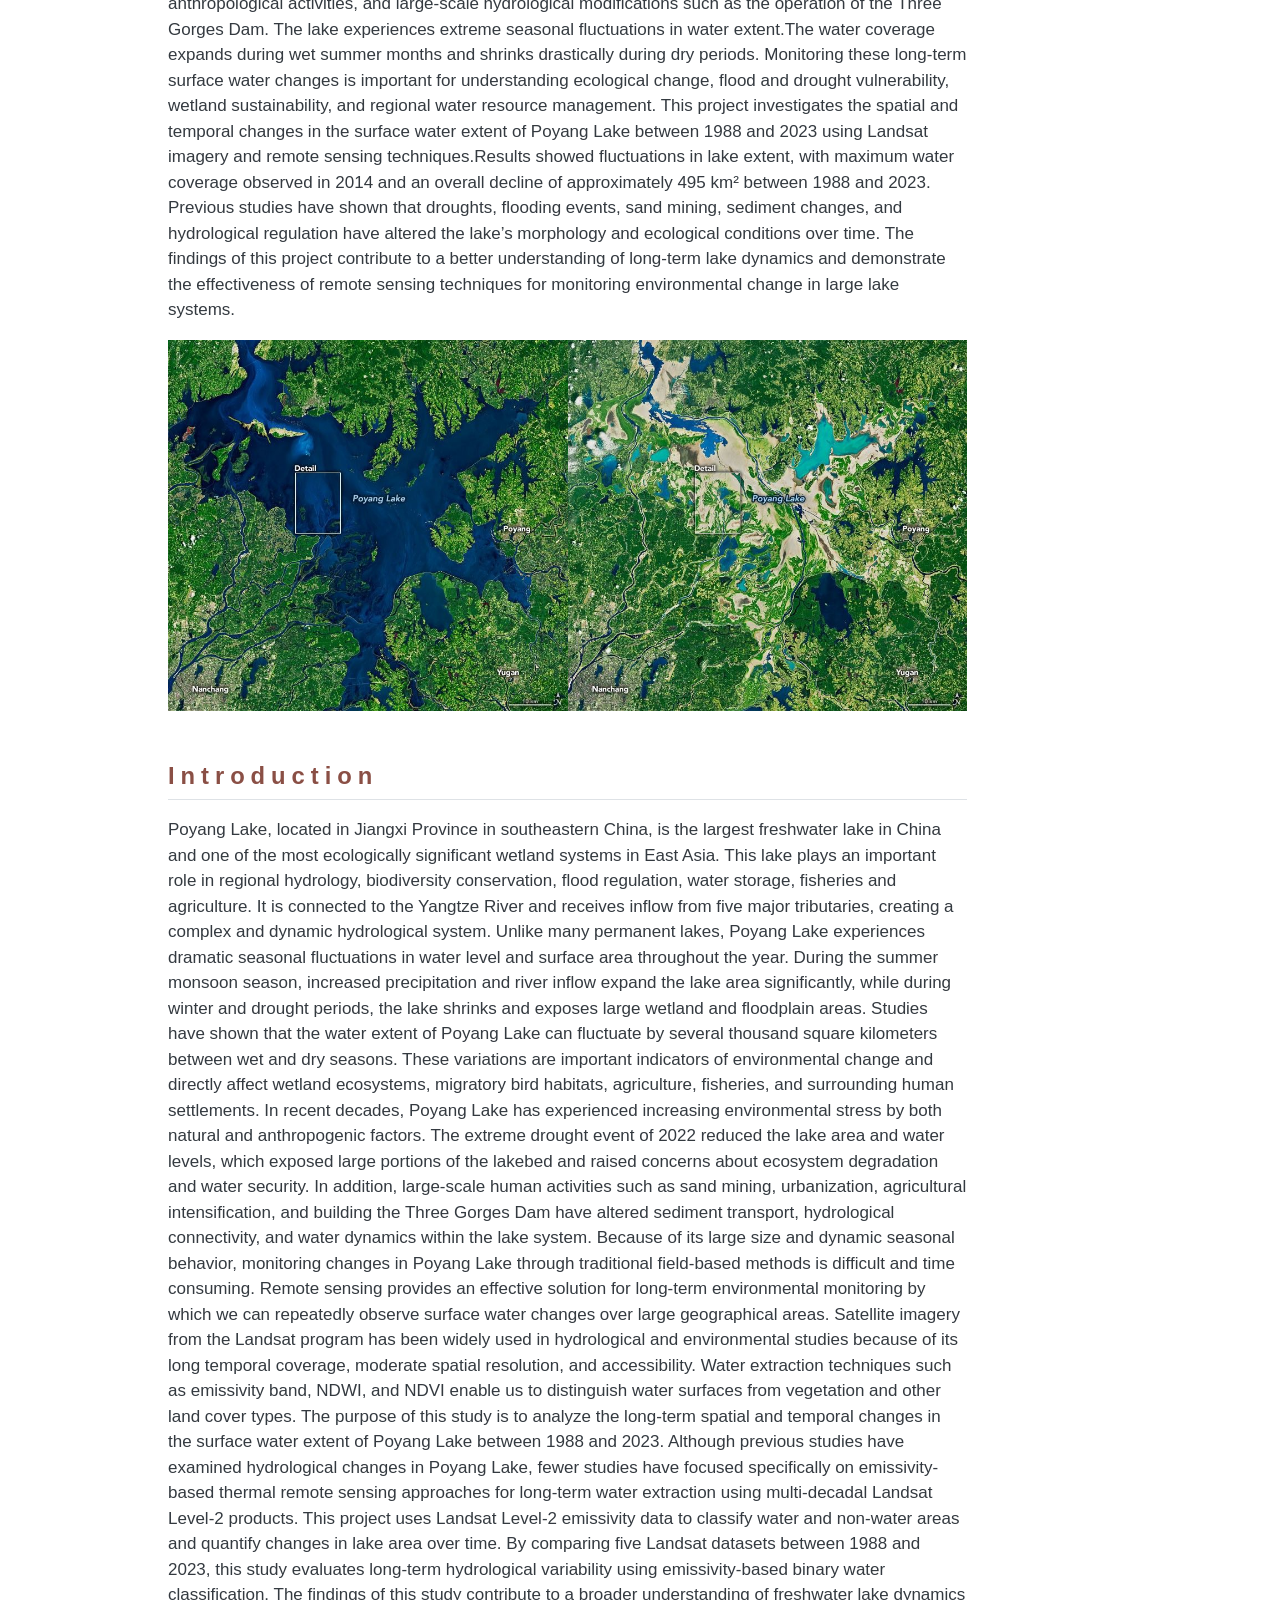
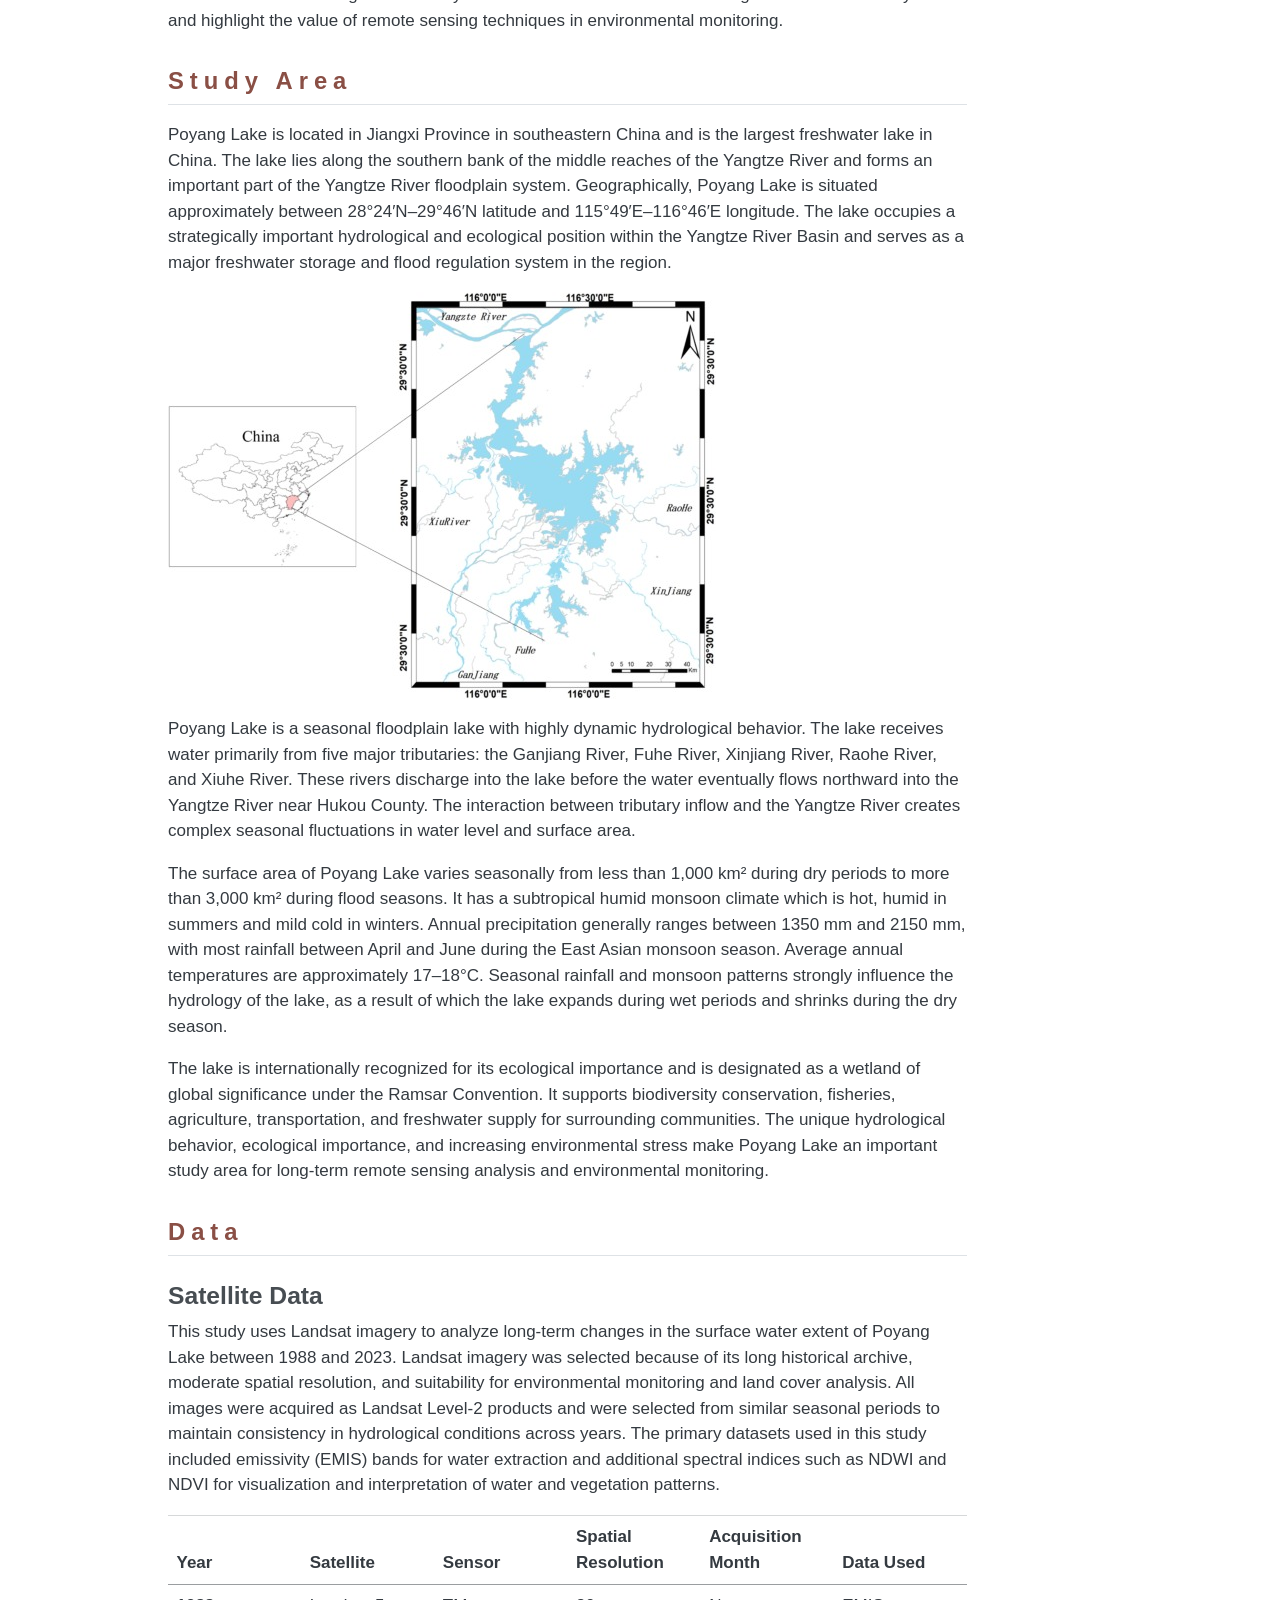
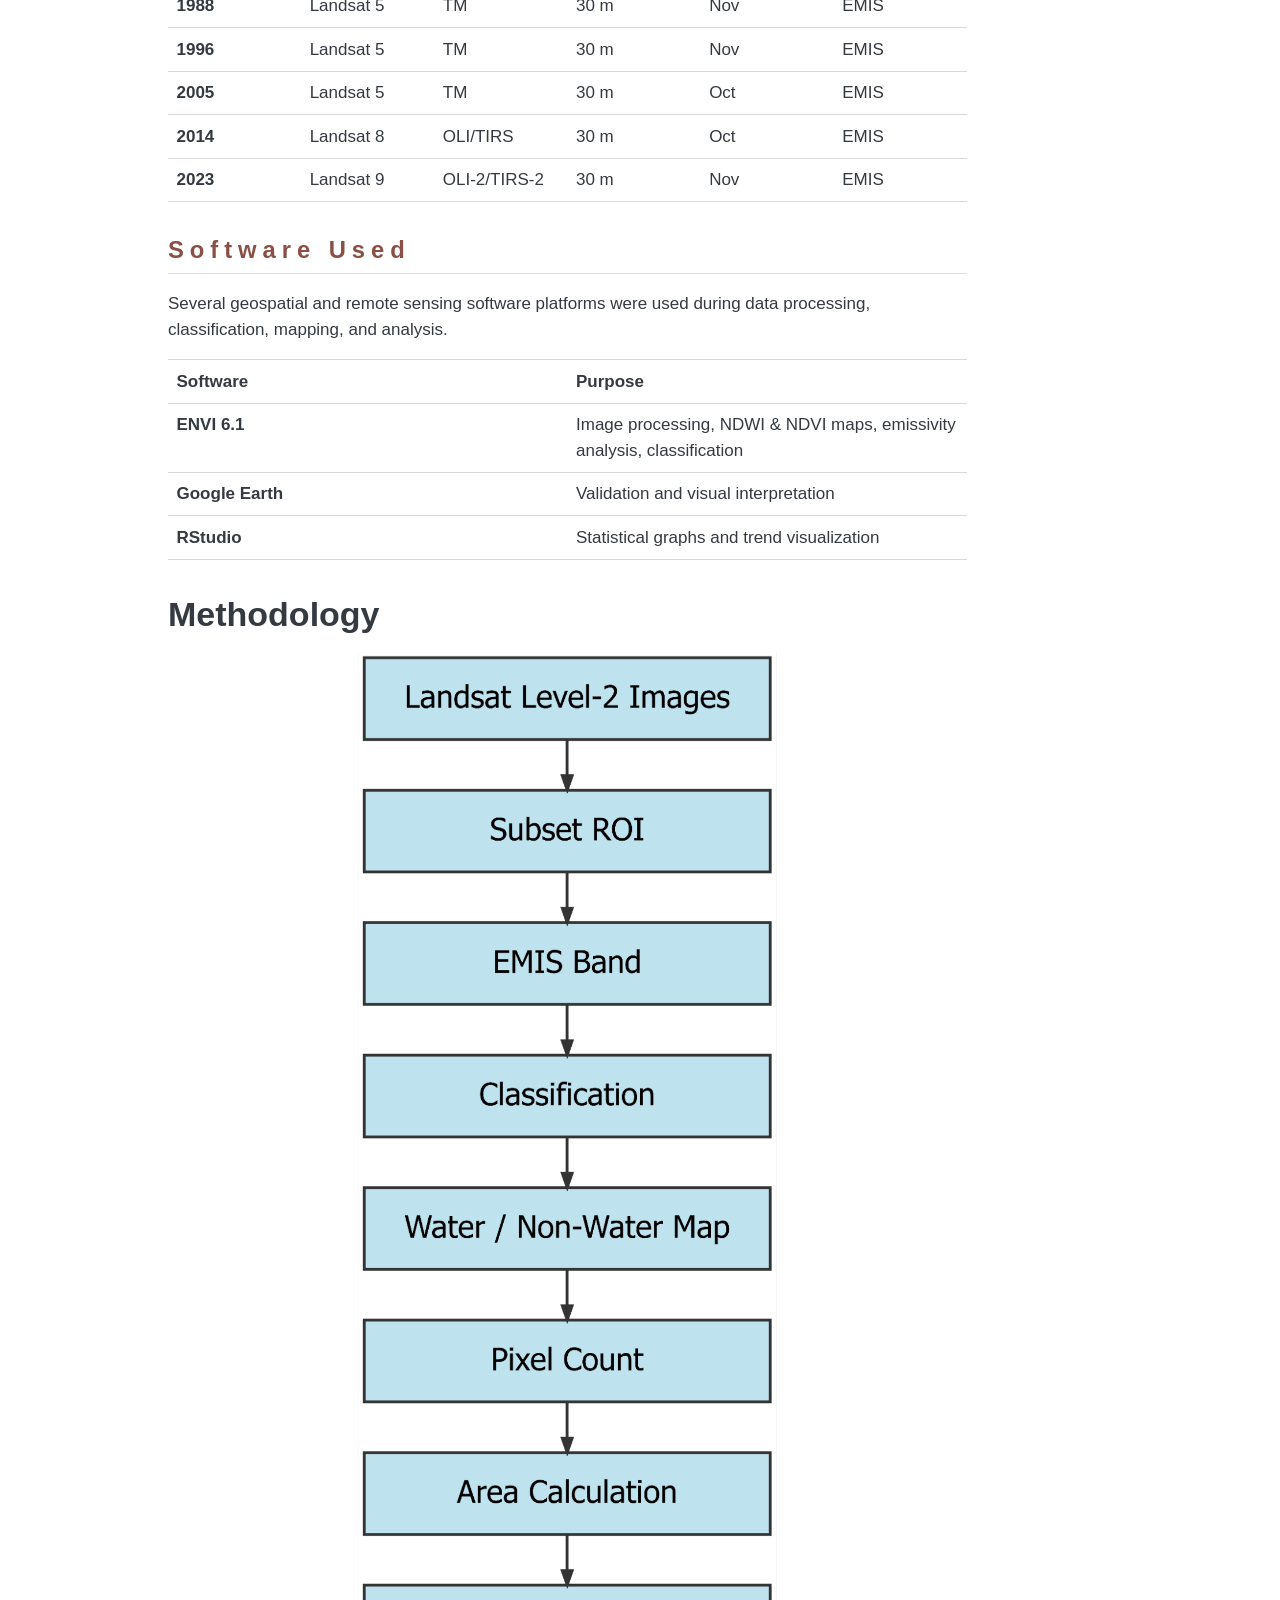
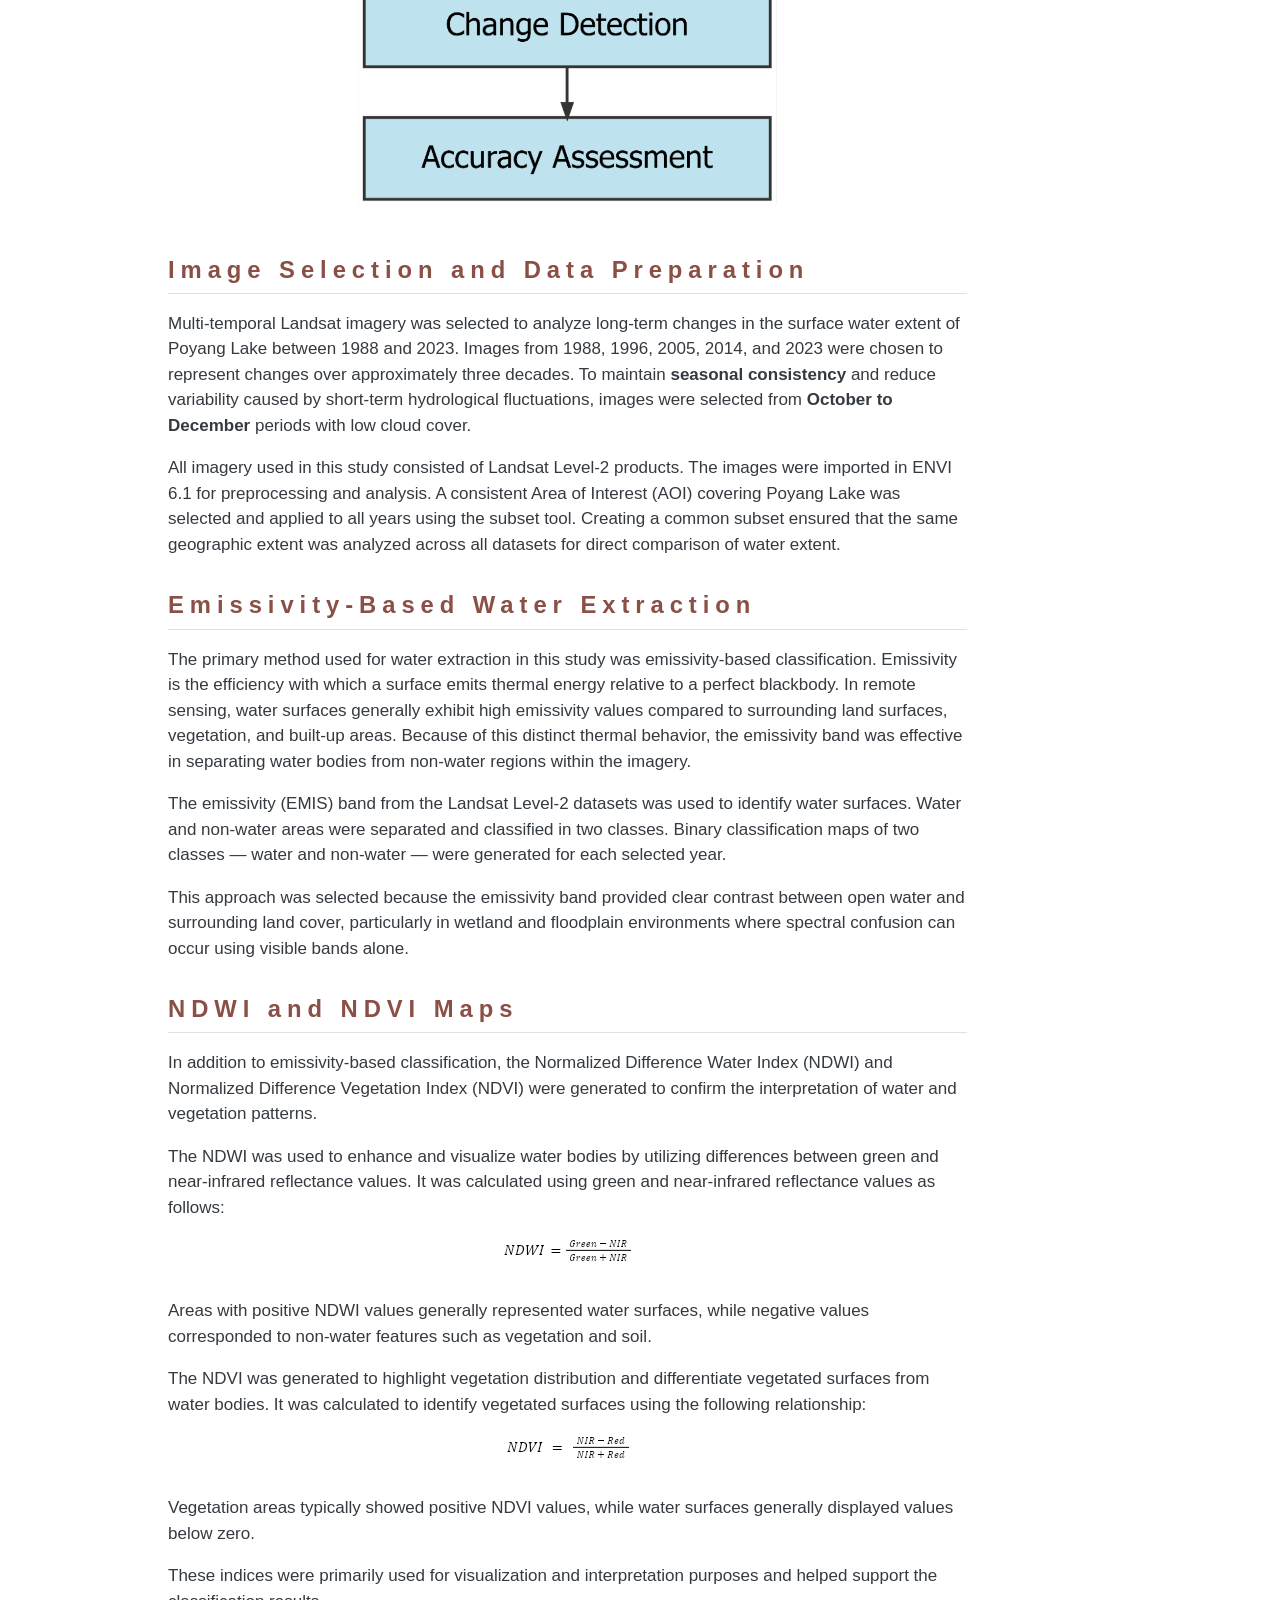
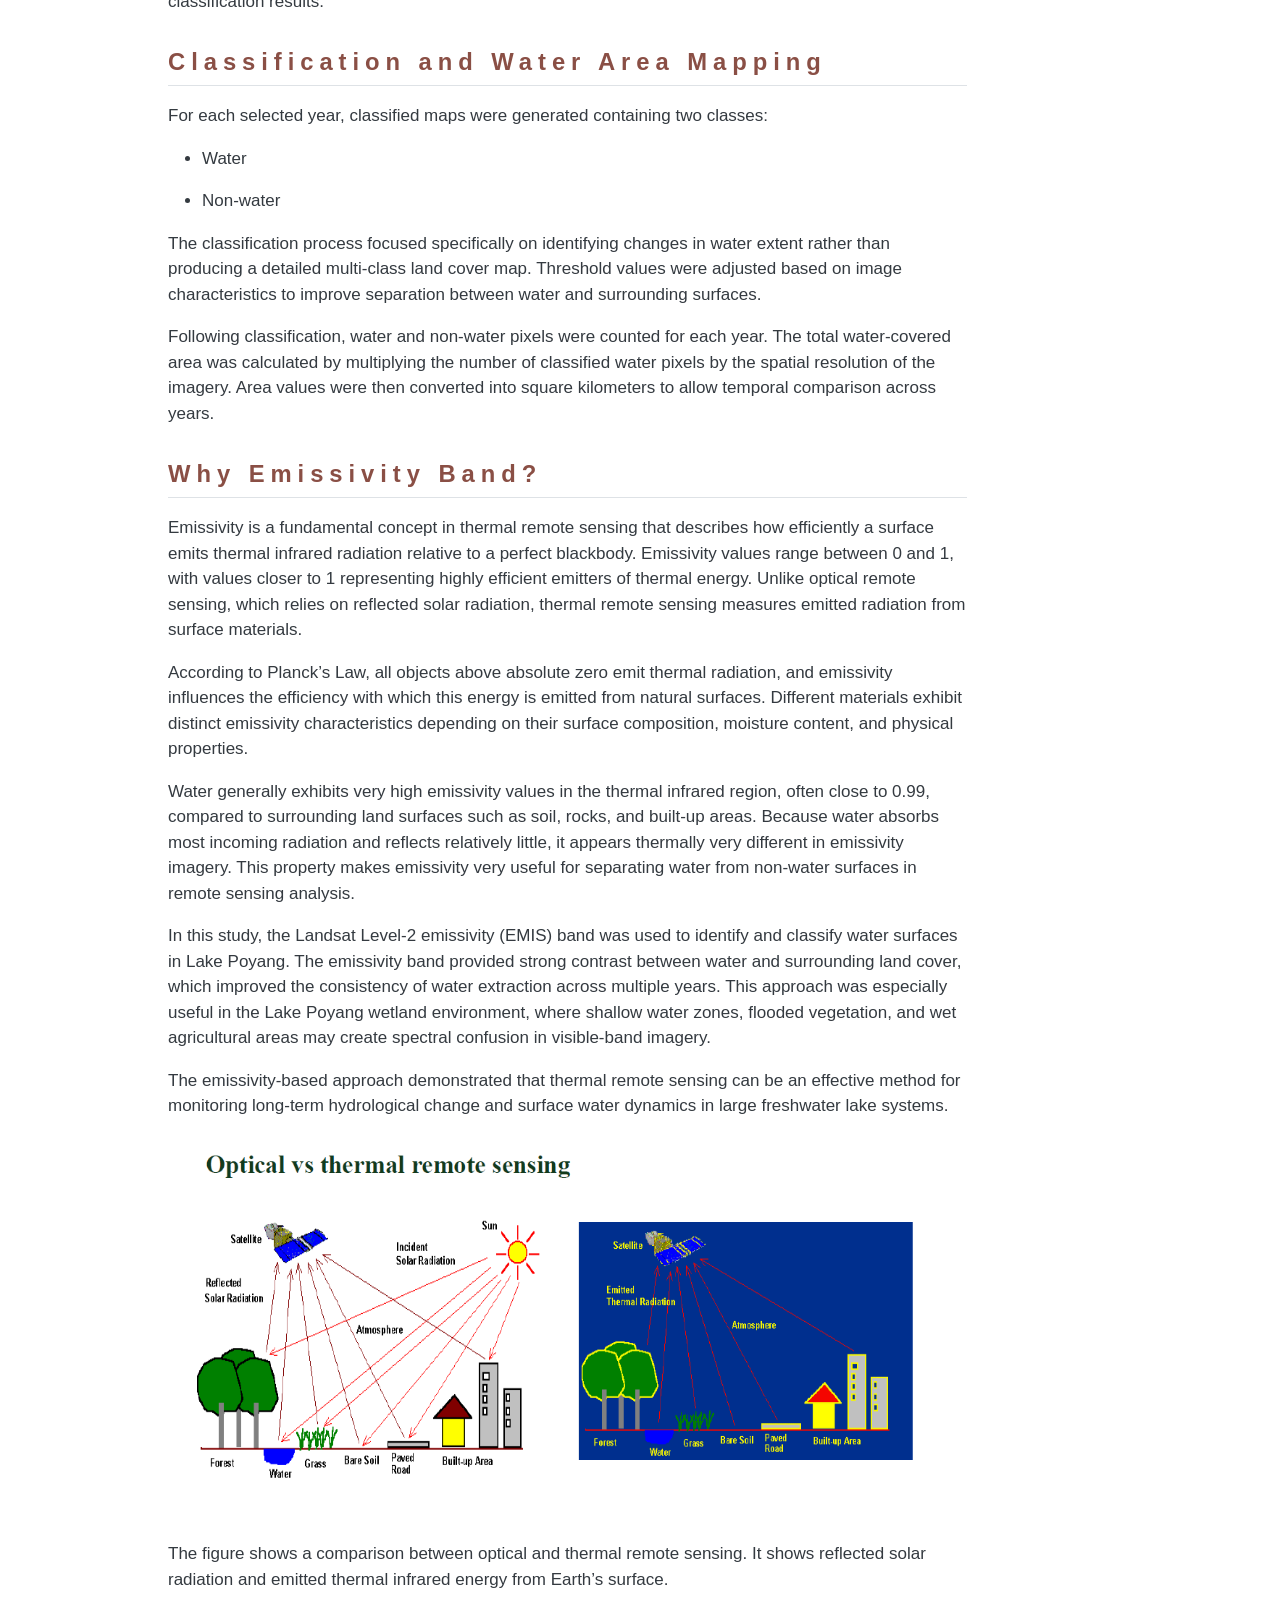
<file: Remote-sensing-project.html>
<!DOCTYPE html>
<html xmlns="http://www.w3.org/1999/xhtml" lang="en" xml:lang="en"><head>

<meta charset="utf-8">
<meta name="generator" content="quarto-1.10.18">

<meta name="viewport" content="width=device-width, initial-scale=1.0, user-scalable=yes">


<title>Remote Sensing Project – Drishti Gandhi</title>
<style>
/* Default styles provided by pandoc.
** See https://pandoc.org/MANUAL.html#variables-for-html for config info.
*/
span.smallcaps{font-variant: small-caps;}
div.columns{display: flex; gap: 1.5em;}
div.column{flex: auto;}
@media screen {
div.columns{gap: min(4vw, 1.5em);}
div.column{overflow-x: auto;}
}
div.hanging-indent{margin-left: 1.5em; text-indent: -1.5em;}
ul.task-list{list-style: none;}
ul.task-list li input[type="checkbox"] {
  width: 0.8em;
  margin: 0 0.8em 0.2em -1em; /* quarto-specific, see https://github.com/quarto-dev/quarto-cli/issues/4556 */ 
  vertical-align: middle;
}
</style>


<script src="site_libs/quarto-nav/quarto-nav.js"></script>
<script src="site_libs/quarto-nav/headroom.min.js"></script>
<script src="site_libs/clipboard/clipboard.min.js"></script>
<script src="site_libs/quarto-search/autocomplete.umd.js"></script>
<script src="site_libs/quarto-search/fuse.min.js"></script>
<script src="site_libs/quarto-search/quarto-search.js"></script>
<meta name="quarto:offset" content="./">
<script src="site_libs/quarto-html/quarto.js" type="module"></script>
<script src="site_libs/quarto-html/tabsets/tabsets.js" type="module"></script>
<script src="site_libs/quarto-html/popper.min.js"></script>
<script src="site_libs/quarto-html/tippy.umd.min.js"></script>
<script src="site_libs/quarto-html/anchor.min.js"></script>
<link href="site_libs/quarto-html/tippy.css" rel="stylesheet">
<link href="site_libs/quarto-html/quarto-syntax-highlighting-64a204ab8560d761af7679ceaba22944.css" rel="stylesheet" id="quarto-text-highlighting-styles">
<script src="site_libs/bootstrap/bootstrap.min.js"></script>
<link href="site_libs/bootstrap/bootstrap-icons.css" rel="stylesheet">
<link href="site_libs/bootstrap/bootstrap-6ac2aec46ad7f46b16024ee4409aa65c.min.css" rel="stylesheet" append-hash="true" id="quarto-bootstrap" data-mode="light">
<script id="quarto-search-options" type="application/json">{
  "location": "navbar",
  "copy-button": false,
  "collapse-after": 3,
  "panel-placement": "end",
  "type": "overlay",
  "limit": 50,
  "keyboard-shortcut": [
    "f",
    "/",
    "s"
  ],
  "show-item-context": false,
  "language": {
    "search-no-results-text": "No results",
    "search-matching-documents-text": "matching documents",
    "search-copy-link-title": "Copy link to search",
    "search-hide-matches-text": "Hide additional matches",
    "search-more-match-text": "more match in this document",
    "search-more-matches-text": "more matches in this document",
    "search-clear-button-title": "Clear",
    "search-text-placeholder": "",
    "search-detached-cancel-button-title": "Cancel",
    "search-submit-button-title": "Submit",
    "search-label": "Search"
  }
}</script>


<link rel="stylesheet" href="styles.css">
</head>

<body class="nav-fixed quarto-light">

<div id="quarto-search-results"></div>
  <header id="quarto-header" class="headroom fixed-top">
    <nav class="navbar navbar-expand-lg " data-bs-theme="dark">
      <div class="navbar-container container-fluid">
      <div class="navbar-brand-container mx-auto">
    <a class="navbar-brand" href="./index.html">
    <span class="navbar-title">Drishti Gandhi</span>
    </a>
  </div>
            <div id="quarto-search" class="" title="Search"></div>
          <button class="navbar-toggler" type="button" data-bs-toggle="collapse" data-bs-target="#navbarCollapse" aria-controls="navbarCollapse" role="menu" aria-expanded="false" aria-label="Toggle navigation" onclick="if (window.quartoToggleHeadroom) { window.quartoToggleHeadroom(); }">
  <span class="navbar-toggler-icon"></span>
</button>
          <div class="collapse navbar-collapse" id="navbarCollapse">
            <ul class="navbar-nav navbar-nav-scroll me-auto">
  <li class="nav-item">
    <a class="nav-link" href="./index.html"> 
<span class="menu-text">home</span></a>
  </li>  
  <li class="nav-item">
    <a class="nav-link" href="./about.html"> 
<span class="menu-text">about drishti</span></a>
  </li>  
</ul>
            <ul class="navbar-nav navbar-nav-scroll ms-auto">
  <li class="nav-item compact">
    <a class="nav-link" href="https://github.com/Drishti16G/Drishti16G.github.io"> <i class="bi bi-github" role="img">
</i> 
<span class="menu-text"></span></a>
  </li>  
</ul>
          </div> <!-- /navcollapse -->
            <div class="quarto-navbar-tools">
</div>
      </div> <!-- /container-fluid -->
    </nav>
</header>
<!-- content -->
<div id="quarto-content" class="quarto-container page-columns page-rows-contents page-layout-article page-navbar">
<!-- sidebar -->
<!-- margin-sidebar -->
    <div id="quarto-margin-sidebar" class="sidebar margin-sidebar">
        <nav id="TOC" role="doc-toc" class="toc-active">
    <h2 id="toc-title">On this page</h2>
   
  <ul>
  <li><a href="#research-objective" id="toc-research-objective" class="nav-link active" data-scroll-target="#research-objective">Research Objective</a></li>
  <li><a href="#abstract" id="toc-abstract" class="nav-link" data-scroll-target="#abstract">Abstract</a></li>
  <li><a href="#introduction" id="toc-introduction" class="nav-link" data-scroll-target="#introduction">Introduction</a></li>
  <li><a href="#study-area" id="toc-study-area" class="nav-link" data-scroll-target="#study-area">Study Area</a></li>
  <li><a href="#data" id="toc-data" class="nav-link" data-scroll-target="#data">Data</a>
  <ul class="collapse">
  <li><a href="#satellite-data" id="toc-satellite-data" class="nav-link" data-scroll-target="#satellite-data">Satellite Data</a></li>
  </ul></li>
  <li><a href="#software-used" id="toc-software-used" class="nav-link" data-scroll-target="#software-used">Software Used</a></li>
  <li><a href="#methodology" id="toc-methodology" class="nav-link" data-scroll-target="#methodology">Methodology</a>
  <ul class="collapse">
  <li><a href="#image-selection-and-data-preparation" id="toc-image-selection-and-data-preparation" class="nav-link" data-scroll-target="#image-selection-and-data-preparation"><strong>Image Selection and Data Preparation</strong></a></li>
  <li><a href="#emissivity-based-water-extraction" id="toc-emissivity-based-water-extraction" class="nav-link" data-scroll-target="#emissivity-based-water-extraction"><strong>Emissivity-Based Water Extraction</strong></a></li>
  <li><a href="#ndwi-and-ndvi-maps" id="toc-ndwi-and-ndvi-maps" class="nav-link" data-scroll-target="#ndwi-and-ndvi-maps"><strong>NDWI and NDVI Maps</strong></a></li>
  <li><a href="#classification-and-water-area-mapping" id="toc-classification-and-water-area-mapping" class="nav-link" data-scroll-target="#classification-and-water-area-mapping"><strong>Classification and Water Area Mapping</strong></a></li>
  <li><a href="#why-emissivity-band" id="toc-why-emissivity-band" class="nav-link" data-scroll-target="#why-emissivity-band">Why Emissivity Band?&nbsp;</a></li>
  </ul></li>
  </ul>
</nav>
    </div>
<!-- main -->
<main class="content" id="quarto-document-content">

<header id="title-block-header" class="quarto-title-block default">
<div class="quarto-title">
<h1 class="title">Remote Sensing Project</h1>
</div>



<div class="quarto-title-meta">

    
  
    
  </div>
  


</header>


<div class="text-center">
<p><img src="images/images-RS/umbc1.png" class="img-fluid" width="250"></p>
<section id="exploring-change" class="level1">
<h1><strong>Exploring Change:</strong></h1>
<section id="land-cover-classification-of-lake-poyang-china" class="level2">
<h2 class="anchored" data-anchor-id="land-cover-classification-of-lake-poyang-china">Land Cover Classification of Lake Poyang, China</h2>
</section>
<section id="section" class="level2">
<h2 class="anchored" data-anchor-id="section">(1988 - 2023)</h2>
<p><img src="images/images-RS/world1.jpg" class="img-fluid"></p>
</section>
</section>
</div>
<section id="research-objective" class="level3 text-center">
<h3 class="anchored" data-anchor-id="research-objective">Research Objective</h3>
<p>“To analyze long-term spatial and temporal changes in the surface water extent of Lake Poyang using Landsat Level-2 thermal emissivity data from 1988 to 2023.”</p>
</section>
<p><img src="images/images-RS/image5.jpg" class="img-fluid"></p>
<section id="abstract" class="level2">
<h2 class="anchored" data-anchor-id="abstract">Abstract</h2>
<p>Poyang Lake, China’s largest freshwater lake, has experienced major hydrological and environmental changes over the past several decades due to climate variability, seasonal flooding and drought cycles, anthropological activities, and large-scale hydrological modifications such as the operation of the Three Gorges Dam. The lake experiences extreme seasonal fluctuations in water extent.The water coverage expands during wet summer months and shrinks drastically during dry periods. Monitoring these long-term surface water changes is important for understanding ecological change, flood and drought vulnerability, wetland sustainability, and regional water resource management. This project investigates the spatial and temporal changes in the surface water extent of Poyang Lake between 1988 and 2023 using Landsat imagery and remote sensing techniques.Results showed fluctuations in lake extent, with maximum water coverage observed in 2014 and an overall decline of approximately 495 km² between 1988 and 2023.<br>
Previous studies have shown that droughts, flooding events, sand mining, sediment changes, and hydrological regulation have altered the lake’s morphology and ecological conditions over time. The findings of this project contribute to a better understanding of long-term lake dynamics and demonstrate the effectiveness of remote sensing techniques for monitoring environmental change in large lake systems.</p>
<div class="columns">
<div class="column" style="&quot;padding-right:10px;">
<p><img src="images/images-RS/image10.jpg" class="img-fluid" style="width:100.0%"></p>
</div><div class="column" style="&quot;padding-left:10px;">
<p><img src="images/images-RS/image11.jpg" class="img-fluid" style="width:100.0%"></p>
</div>
</div>
</section>
<section id="introduction" class="level2">
<h2 class="anchored" data-anchor-id="introduction">Introduction</h2>
<p>Poyang Lake, located in Jiangxi Province in southeastern China, is the largest freshwater lake in China and one of the most ecologically significant wetland systems in East Asia. This lake plays an important role in regional hydrology, biodiversity conservation, flood regulation, water storage, fisheries and agriculture. It is connected to the Yangtze River and receives inflow from five major tributaries, creating a complex and dynamic hydrological system. Unlike many permanent lakes, Poyang Lake experiences dramatic seasonal fluctuations in water level and surface area throughout the year. During the summer monsoon season, increased precipitation and river inflow expand the lake area significantly, while during winter and drought periods, the lake shrinks and exposes large wetland and floodplain areas. Studies have shown that the water extent of Poyang Lake can fluctuate by several thousand square kilometers between wet and dry seasons. These variations are important indicators of environmental change and directly affect wetland ecosystems, migratory bird habitats, agriculture, fisheries, and surrounding human settlements. In recent decades, Poyang Lake has experienced increasing environmental stress by both natural and anthropogenic factors. The extreme drought event of 2022 reduced the lake area and water levels, which exposed large portions of the lakebed and raised concerns about ecosystem degradation and water security. In addition, large-scale human activities such as sand mining, urbanization, agricultural intensification, and building the Three Gorges Dam have altered sediment transport, hydrological connectivity, and water dynamics within the lake system. Because of its large size and dynamic seasonal behavior, monitoring changes in Poyang Lake through traditional field-based methods is difficult and time consuming. Remote sensing provides an effective solution for long-term environmental monitoring by which we can repeatedly observe surface water changes over large geographical areas. Satellite imagery from the Landsat program has been widely used in hydrological and environmental studies because of its long temporal coverage, moderate spatial resolution, and accessibility. Water extraction techniques such as emissivity band, NDWI, and NDVI enable us to distinguish water surfaces from vegetation and other land cover types. The purpose of this study is to analyze the long-term spatial and temporal changes in the surface water extent of Poyang Lake between 1988 and 2023. Although previous studies have examined hydrological changes in Poyang Lake, fewer studies have focused specifically on emissivity-based thermal remote sensing approaches for long-term water extraction using multi-decadal Landsat Level-2 products. This project uses Landsat Level-2 emissivity data to classify water and non-water areas and quantify changes in lake area over time. By comparing five Landsat datasets between 1988 and 2023, this study evaluates long-term hydrological variability using emissivity-based binary water classification. The findings of this study contribute to a broader understanding of freshwater lake dynamics and highlight the value of remote sensing techniques in environmental monitoring.</p>
</section>
<section id="study-area" class="level2">
<h2 class="anchored" data-anchor-id="study-area">Study Area</h2>
<p>Poyang Lake is located in Jiangxi Province in southeastern China and is the largest freshwater lake in China. The lake lies along the southern bank of the middle reaches of the Yangtze River and forms an important part of the Yangtze River floodplain system. Geographically, Poyang Lake is situated approximately between 28°24′N–29°46′N latitude and 115°49′E–116°46′E longitude. The lake occupies a strategically important hydrological and ecological position within the Yangtze River Basin and serves as a major freshwater storage and flood regulation system in the region.</p>
<p><img src="images/images-RS/image14.jpg" class="img-fluid"></p>
<p>Poyang Lake is a seasonal floodplain lake with highly dynamic hydrological behavior. The lake receives water primarily from five major tributaries: the Ganjiang River, Fuhe River, Xinjiang River, Raohe River, and Xiuhe River. These rivers discharge into the lake before the water eventually flows northward into the Yangtze River near Hukou County. The interaction between tributary inflow and the Yangtze River creates complex seasonal fluctuations in water level and surface area.</p>
<p>The surface area of Poyang Lake varies seasonally from less than 1,000 km² during dry periods to more than 3,000 km² during flood seasons. It has a subtropical humid monsoon climate which is hot, humid in summers and mild cold in winters. Annual precipitation generally ranges between 1350 mm and 2150 mm, with most rainfall between April and June during the East Asian monsoon season. Average annual temperatures are approximately 17–18°C. Seasonal rainfall and monsoon patterns strongly influence the hydrology of the lake, as a result of which the lake expands during wet periods and shrinks during the dry season.</p>
<p>The lake is internationally recognized for its ecological importance and is designated as a wetland of global significance under the Ramsar Convention. It supports biodiversity conservation, fisheries, agriculture, transportation, and freshwater supply for surrounding communities. The unique hydrological behavior, ecological importance, and increasing environmental stress make Poyang Lake an important study area for long-term remote sensing analysis and environmental monitoring.</p>
</section>
<section id="data" class="level2">
<h2 class="anchored" data-anchor-id="data">Data</h2>
<section id="satellite-data" class="level3">
<h3 class="anchored" data-anchor-id="satellite-data">Satellite Data</h3>
<p>This study uses Landsat imagery to analyze long-term changes in the surface water extent of Poyang Lake between 1988 and 2023. Landsat imagery was selected because of its long historical archive, moderate spatial resolution, and suitability for environmental monitoring and land cover analysis. All images were acquired as Landsat Level-2 products and were selected from similar seasonal periods to maintain consistency in hydrological conditions across years. The primary datasets used in this study included emissivity (EMIS) bands for water extraction and additional spectral indices such as NDWI and NDVI for visualization and interpretation of water and vegetation patterns.</p>
<table class="caption-top table">
<colgroup>
<col style="width: 16%">
<col style="width: 16%">
<col style="width: 16%">
<col style="width: 16%">
<col style="width: 16%">
<col style="width: 16%">
</colgroup>
<thead>
<tr class="header">
<th><strong>Year</strong></th>
<th><strong>Satellite</strong></th>
<th><strong>Sensor</strong></th>
<th><strong>Spatial Resolution</strong></th>
<th><strong>Acquisition Month</strong></th>
<th><strong>Data Used</strong></th>
</tr>
</thead>
<tbody>
<tr class="odd">
<td><strong>1988</strong></td>
<td>Landsat 5</td>
<td>TM</td>
<td>30 m</td>
<td>Nov</td>
<td>EMIS</td>
</tr>
<tr class="even">
<td><strong>1996</strong></td>
<td>Landsat 5</td>
<td>TM</td>
<td>30 m</td>
<td>Nov</td>
<td>EMIS</td>
</tr>
<tr class="odd">
<td><strong>2005</strong></td>
<td>Landsat 5</td>
<td>TM</td>
<td>30 m</td>
<td>Oct</td>
<td>EMIS</td>
</tr>
<tr class="even">
<td><strong>2014</strong></td>
<td>Landsat 8</td>
<td>OLI/TIRS</td>
<td>30 m</td>
<td>Oct</td>
<td>EMIS</td>
</tr>
<tr class="odd">
<td><strong>2023</strong></td>
<td>Landsat 9</td>
<td>OLI-2/TIRS-2</td>
<td>30 m</td>
<td>Nov</td>
<td>EMIS</td>
</tr>
</tbody>
</table>
</section>
</section>
<section id="software-used" class="level2">
<h2 class="anchored" data-anchor-id="software-used">Software Used</h2>
<p>Several geospatial and remote sensing software platforms were used during data processing, classification, mapping, and analysis.</p>
<table class="caption-top table">
<colgroup>
<col style="width: 50%">
<col style="width: 50%">
</colgroup>
<tbody>
<tr class="odd">
<td><strong>Software</strong></td>
<td><strong>Purpose</strong></td>
</tr>
<tr class="even">
<td><strong>ENVI 6.1</strong></td>
<td>Image processing, NDWI &amp; NDVI maps, emissivity analysis, classification</td>
</tr>
<tr class="odd">
<td><strong>Google Earth</strong></td>
<td>Validation and visual interpretation</td>
</tr>
<tr class="even">
<td><strong>RStudio</strong></td>
<td>Statistical graphs and trend visualization</td>
</tr>
</tbody>
</table>
</section>
<section id="methodology" class="level1">
<h1>Methodology</h1>
<div class="quarto-figure quarto-figure-center">
<figure class="figure">
<p><img src="images/images-RS/image15.png" class="img-fluid quarto-figure quarto-figure-center figure-img"></p>
</figure>
</div>
<section id="image-selection-and-data-preparation" class="level2">
<h2 class="anchored" data-anchor-id="image-selection-and-data-preparation"><strong>Image Selection and Data Preparation</strong></h2>
<p>Multi-temporal Landsat imagery was selected to analyze long-term changes in the surface water extent of Poyang Lake between 1988 and 2023. Images from 1988, 1996, 2005, 2014, and 2023 were chosen to represent changes over approximately three decades. To maintain <strong>seasonal consistency</strong> and reduce variability caused by short-term hydrological fluctuations, images were selected from <strong>October to December</strong> periods with low cloud cover.</p>
<p>All imagery used in this study consisted of Landsat Level-2 products. The images were imported in ENVI 6.1 for preprocessing and analysis. A consistent Area of Interest (AOI) covering Poyang Lake was selected and applied to all years using the subset tool. Creating a common subset ensured that the same geographic extent was analyzed across all datasets for direct comparison of water extent.</p>
</section>
<section id="emissivity-based-water-extraction" class="level2">
<h2 class="anchored" data-anchor-id="emissivity-based-water-extraction"><strong>Emissivity-Based Water Extraction</strong></h2>
<p>The primary method used for water extraction in this study was emissivity-based classification. Emissivity is the efficiency with which a surface emits thermal energy relative to a perfect blackbody. In remote sensing, water surfaces generally exhibit high emissivity values compared to surrounding land surfaces, vegetation, and built-up areas. Because of this distinct thermal behavior, the emissivity band was effective in separating water bodies from non-water regions within the imagery.</p>
<p>The emissivity (EMIS) band from the Landsat Level-2 datasets was used to identify water surfaces. Water and non-water areas were separated and classified in two classes. Binary classification maps of two classes — water and non-water — were generated for each selected year.</p>
<p>This approach was selected because the emissivity band provided clear contrast between open water and surrounding land cover, particularly in wetland and floodplain environments where spectral confusion can occur using visible bands alone.</p>
</section>
<section id="ndwi-and-ndvi-maps" class="level2">
<h2 class="anchored" data-anchor-id="ndwi-and-ndvi-maps"><strong>NDWI and NDVI Maps</strong></h2>
<p>In addition to emissivity-based classification, the Normalized Difference Water Index (NDWI) and Normalized Difference Vegetation Index (NDVI) were generated to confirm the interpretation of water and vegetation patterns.</p>
<p>The NDWI was used to enhance and visualize water bodies by utilizing differences between green and near-infrared reflectance values. It was calculated using green and near-infrared reflectance values as follows:&nbsp;</p>
<div class="quarto-figure quarto-figure-center">
<figure class="figure">
<p><img src="images/images-RS/image16.png" class="img-fluid quarto-figure quarto-figure-center figure-img"></p>
</figure>
</div>
<p>Areas with positive NDWI values generally represented water surfaces, while negative values corresponded to non-water features such as vegetation and soil.</p>
<p>The NDVI was generated to highlight vegetation distribution and differentiate vegetated surfaces from water bodies. It was calculated to identify vegetated surfaces using the following relationship:&nbsp;</p>
<div class="quarto-figure quarto-figure-center">
<figure class="figure">
<p><img src="images/images-RS/image17.png" class="img-fluid quarto-figure quarto-figure-center figure-img"></p>
</figure>
</div>
<p>Vegetation areas typically showed positive NDVI values, while water surfaces generally displayed values below zero.</p>
<p>These indices were primarily used for visualization and interpretation purposes and helped support the classification results.</p>
</section>
<section id="classification-and-water-area-mapping" class="level2">
<h2 class="anchored" data-anchor-id="classification-and-water-area-mapping"><strong>Classification and Water Area Mapping</strong></h2>
<p>For each selected year, classified maps were generated containing two classes:</p>
<ul>
<li><p>Water</p></li>
<li><p>Non-water</p></li>
</ul>
<p>The classification process focused specifically on identifying changes in water extent rather than producing a detailed multi-class land cover map. Threshold values were adjusted based on image characteristics to improve separation between water and surrounding surfaces.</p>
<p>Following classification, water and non-water pixels were counted for each year. The total water-covered area was calculated by multiplying the number of classified water pixels by the spatial resolution of the imagery. Area values were then converted into square kilometers to allow temporal comparison across years.</p>
</section>
<section id="why-emissivity-band" class="level2">
<h2 class="anchored" data-anchor-id="why-emissivity-band">Why Emissivity Band?&nbsp;</h2>
<p>Emissivity is a fundamental concept in thermal remote sensing that describes how efficiently a surface emits thermal infrared radiation relative to a perfect blackbody. Emissivity values range between 0 and 1, with values closer to 1 representing highly efficient emitters of thermal energy. Unlike optical remote sensing, which relies on reflected solar radiation, thermal remote sensing measures emitted radiation from surface materials.</p>
<p>According to Planck’s Law, all objects above absolute zero emit thermal radiation, and emissivity influences the efficiency with which this energy is emitted from natural surfaces. Different materials exhibit distinct emissivity characteristics depending on their surface composition, moisture content, and physical properties.</p>
<p>Water generally exhibits very high emissivity values in the thermal infrared region, often close to 0.99, compared to surrounding land surfaces such as soil, rocks, and built-up areas. Because water absorbs most incoming radiation and reflects relatively little, it appears thermally very different in emissivity imagery. This property makes emissivity very useful for separating water from non-water surfaces in remote sensing analysis.</p>
<p>In this study, the Landsat Level-2 emissivity (EMIS) band was used to identify and classify water surfaces in Lake Poyang. The emissivity band provided strong contrast between water and surrounding land cover, which improved the consistency of water extraction across multiple years. This approach was especially useful in the Lake Poyang wetland environment, where shallow water zones, flooded vegetation, and wet agricultural areas may create spectral confusion in visible-band imagery.</p>
<p>The emissivity-based approach demonstrated that thermal remote sensing can be an effective method for monitoring long-term hydrological change and surface water dynamics in large freshwater lake systems.</p>
<div class="quarto-figure quarto-figure-center">
<figure class="figure">
<p><a href="https://eo4society.esa.int/wp-content/uploads/2021/04/2017Land_D2T3-P_Cartalis_Thermal.pdf"><img src="images/images-RS/image18.png" class="img-fluid quarto-figure quarto-figure-center figure-img"></a></p>
</figure>
</div>
<p>The figure shows a comparison between optical and thermal remote sensing. It shows reflected solar radiation and emitted thermal infrared energy from Earth’s surface.&nbsp;</p>


</section>
</section>

</main> <!-- /main -->
<script id="quarto-html-after-body" type="application/javascript">
  window.document.addEventListener("DOMContentLoaded", function (event) {
    const icon = "";
    const anchorJS = new window.AnchorJS();
    anchorJS.options = {
      placement: 'right',
      icon: icon
    };
    anchorJS.add('.anchored');
    const isCodeAnnotation = (el) => {
      for (const clz of el.classList) {
        if (clz.startsWith('code-annotation-')) {                     
          return true;
        }
      }
      return false;
    }
    const onCopySuccess = function(e) {
      // button target
      const button = e.trigger;
      // don't keep focus
      button.blur();
      // flash "checked"
      button.classList.add('code-copy-button-checked');
      var currentTitle = button.getAttribute("title");
      button.setAttribute("title", "Copied!");
      let tooltip;
      if (window.bootstrap) {
        button.setAttribute("data-bs-toggle", "tooltip");
        button.setAttribute("data-bs-placement", "left");
        button.setAttribute("data-bs-title", "Copied!");
        tooltip = new bootstrap.Tooltip(button, 
          { trigger: "manual", 
            customClass: "code-copy-button-tooltip",
            offset: [0, -8]});
        tooltip.show();    
      }
      setTimeout(function() {
        if (tooltip) {
          tooltip.hide();
          button.removeAttribute("data-bs-title");
          button.removeAttribute("data-bs-toggle");
          button.removeAttribute("data-bs-placement");
        }
        button.setAttribute("title", currentTitle);
        button.classList.remove('code-copy-button-checked');
      }, 1000);
      // clear code selection
      e.clearSelection();
    }
    const getTextToCopy = function(trigger) {
      const outerScaffold = trigger.parentElement.cloneNode(true);
      const codeEl = outerScaffold.querySelector('code');
      for (const childEl of codeEl.children) {
        if (isCodeAnnotation(childEl)) {
          childEl.remove();
        }
      }
      return codeEl.innerText;
    }
    const clipboard = new window.ClipboardJS('.code-copy-button:not([data-in-quarto-modal])', {
      text: getTextToCopy
    });
    clipboard.on('success', onCopySuccess);
    if (window.document.getElementById('quarto-embedded-source-code-modal')) {
      const clipboardModal = new window.ClipboardJS('.code-copy-button[data-in-quarto-modal]', {
        text: getTextToCopy,
        container: window.document.getElementById('quarto-embedded-source-code-modal')
      });
      clipboardModal.on('success', onCopySuccess);
    }
      var localhostRegex = new RegExp(/^(?:http|https):\/\/localhost\:?[0-9]*\//);
      var mailtoRegex = new RegExp(/^mailto:/);
        var filterRegex = new RegExp("https:\/\/Drishti16G\.github\.io\/");
      var isInternal = (href) => {
          return filterRegex.test(href) || localhostRegex.test(href) || mailtoRegex.test(href);
      }
      // Inspect non-navigation links and adorn them if external
     var links = window.document.querySelectorAll('a[href]:not(.nav-link):not(.navbar-brand):not(.toc-action):not(.sidebar-link):not(.sidebar-item-toggle):not(.pagination-link):not(.no-external):not([aria-hidden]):not(.dropdown-item):not(.quarto-navigation-tool):not(.about-link)');
      for (var i=0; i<links.length; i++) {
        const link = links[i];
        if (!isInternal(link.href)) {
          // undo the damage that might have been done by quarto-nav.js in the case of
          // links that we want to consider external
          if (link.dataset.originalHref !== undefined) {
            link.href = link.dataset.originalHref;
          }
        }
      }
    function tippyHover(el, contentFn, onTriggerFn, onUntriggerFn) {
      const config = {
        allowHTML: true,
        maxWidth: 500,
        delay: 100,
        arrow: false,
        appendTo: function(el) {
            return el.parentElement;
        },
        interactive: true,
        interactiveBorder: 10,
        theme: 'quarto',
        placement: 'bottom-start',
      };
      if (contentFn) {
        config.content = contentFn;
      }
      if (onTriggerFn) {
        config.onTrigger = onTriggerFn;
      }
      if (onUntriggerFn) {
        config.onUntrigger = onUntriggerFn;
      }
      window.tippy(el, config); 
    }
    const noterefs = window.document.querySelectorAll('a[role="doc-noteref"]');
    for (var i=0; i<noterefs.length; i++) {
      const ref = noterefs[i];
      tippyHover(ref, function() {
        // use id or data attribute instead here
        let href = ref.getAttribute('data-footnote-href') || ref.getAttribute('href');
        try { href = new URL(href).hash; } catch {}
        const id = href.replace(/^#\/?/, "");
        const note = window.document.getElementById(id);
        if (note) {
          return note.innerHTML;
        } else {
          return "";
        }
      });
    }
    const xrefs = window.document.querySelectorAll('a.quarto-xref');
    const processXRef = (id, note) => {
      // Strip column container classes
      const stripColumnClz = (el) => {
        el.classList.remove("page-full", "page-columns");
        if (el.children) {
          for (const child of el.children) {
            stripColumnClz(child);
          }
        }
      }
      stripColumnClz(note)
      if (id === null || id.startsWith('sec-')) {
        // Special case sections, only their first couple elements
        const container = document.createElement("div");
        if (note.children && note.children.length > 2) {
          container.appendChild(note.children[0].cloneNode(true));
          for (let i = 1; i < note.children.length; i++) {
            const child = note.children[i];
            if (child.tagName === "P" && child.innerText === "") {
              continue;
            } else {
              container.appendChild(child.cloneNode(true));
              break;
            }
          }
          if (window.Quarto?.typesetMath) {
            window.Quarto.typesetMath(container);
          }
          return container.innerHTML
        } else {
          if (window.Quarto?.typesetMath) {
            window.Quarto.typesetMath(note);
          }
          return note.innerHTML;
        }
      } else {
        // Remove any anchor links if they are present
        const anchorLink = note.querySelector('a.anchorjs-link');
        if (anchorLink) {
          anchorLink.remove();
        }
        if (window.Quarto?.typesetMath) {
          window.Quarto.typesetMath(note);
        }
        if (note.classList.contains("callout")) {
          return note.outerHTML;
        } else {
          return note.innerHTML;
        }
      }
    }
    for (var i=0; i<xrefs.length; i++) {
      const xref = xrefs[i];
      tippyHover(xref, undefined, function(instance) {
        instance.disable();
        let url = xref.getAttribute('href');
        let hash = undefined; 
        if (url.startsWith('#')) {
          hash = url;
        } else {
          try { hash = new URL(url).hash; } catch {}
        }
        if (hash) {
          const id = hash.replace(/^#\/?/, "");
          const note = window.document.getElementById(id);
          if (note !== null) {
            try {
              const html = processXRef(id, note.cloneNode(true));
              instance.setContent(html);
            } finally {
              instance.enable();
              instance.show();
            }
          } else {
            // See if we can fetch this
            fetch(url.split('#')[0])
            .then(res => res.text())
            .then(html => {
              const parser = new DOMParser();
              const htmlDoc = parser.parseFromString(html, "text/html");
              const note = htmlDoc.getElementById(id);
              if (note !== null) {
                const html = processXRef(id, note);
                instance.setContent(html);
              } 
            }).finally(() => {
              instance.enable();
              instance.show();
            });
          }
        } else {
          // See if we can fetch a full url (with no hash to target)
          // This is a special case and we should probably do some content thinning / targeting
          fetch(url)
          .then(res => res.text())
          .then(html => {
            const parser = new DOMParser();
            const htmlDoc = parser.parseFromString(html, "text/html");
            const note = htmlDoc.querySelector('main.content');
            if (note !== null) {
              // This should only happen for chapter cross references
              // (since there is no id in the URL)
              // remove the first header
              if (note.children.length > 0 && note.children[0].tagName === "HEADER") {
                note.children[0].remove();
              }
              const html = processXRef(null, note);
              instance.setContent(html);
            } 
          }).finally(() => {
            instance.enable();
            instance.show();
          });
        }
      }, function(instance) {
      });
    }
        let selectedAnnoteEl;
        const selectorForAnnotation = ( cell, annotation) => {
          let cellAttr = 'data-code-cell="' + cell + '"';
          let lineAttr = 'data-code-annotation="' +  annotation + '"';
          const selector = 'span[' + cellAttr + '][' + lineAttr + ']';
          return selector;
        }
        const selectCodeLines = (annoteEl) => {
          const doc = window.document;
          const targetCell = annoteEl.getAttribute("data-target-cell");
          const targetAnnotation = annoteEl.getAttribute("data-target-annotation");
          const annoteSpan = window.document.querySelector(selectorForAnnotation(targetCell, targetAnnotation));
          const lines = annoteSpan.getAttribute("data-code-lines").split(",");
          const lineIds = lines.map((line) => {
            return targetCell + "-" + line;
          })
          let top = null;
          let height = null;
          let parent = null;
          if (lineIds.length > 0) {
              //compute the position of the single el (top and bottom and make a div)
              const el = window.document.getElementById(lineIds[0]);
              top = el.offsetTop;
              height = el.offsetHeight;
              parent = el.parentElement.parentElement;
            if (lineIds.length > 1) {
              const lastEl = window.document.getElementById(lineIds[lineIds.length - 1]);
              const bottom = lastEl.offsetTop + lastEl.offsetHeight;
              height = bottom - top;
            }
            if (top !== null && height !== null && parent !== null) {
              // cook up a div (if necessary) and position it 
              let div = window.document.getElementById("code-annotation-line-highlight");
              if (div === null) {
                div = window.document.createElement("div");
                div.setAttribute("id", "code-annotation-line-highlight");
                div.style.position = 'absolute';
                parent.appendChild(div);
              }
              div.style.top = top - 2 + "px";
              div.style.height = height + 4 + "px";
              div.style.left = 0;
              let gutterDiv = window.document.getElementById("code-annotation-line-highlight-gutter");
              if (gutterDiv === null) {
                gutterDiv = window.document.createElement("div");
                gutterDiv.setAttribute("id", "code-annotation-line-highlight-gutter");
                gutterDiv.style.position = 'absolute';
                const codeCell = window.document.getElementById(targetCell);
                const gutter = codeCell.querySelector('.code-annotation-gutter');
                gutter.appendChild(gutterDiv);
              }
              gutterDiv.style.top = top - 2 + "px";
              gutterDiv.style.height = height + 4 + "px";
            }
            selectedAnnoteEl = annoteEl;
          }
        };
        const unselectCodeLines = () => {
          const elementsIds = ["code-annotation-line-highlight", "code-annotation-line-highlight-gutter"];
          elementsIds.forEach((elId) => {
            const div = window.document.getElementById(elId);
            if (div) {
              div.remove();
            }
          });
          selectedAnnoteEl = undefined;
        };
          // Handle positioning of the toggle
      window.addEventListener(
        "resize",
        throttle(() => {
          elRect = undefined;
          if (selectedAnnoteEl) {
            selectCodeLines(selectedAnnoteEl);
          }
        }, 10)
      );
      function throttle(fn, ms) {
      let throttle = false;
      let timer;
        return (...args) => {
          if(!throttle) { // first call gets through
              fn.apply(this, args);
              throttle = true;
          } else { // all the others get throttled
              if(timer) clearTimeout(timer); // cancel #2
              timer = setTimeout(() => {
                fn.apply(this, args);
                timer = throttle = false;
              }, ms);
          }
        };
      }
        // Attach click handler to the DT
        const annoteDls = window.document.querySelectorAll('dt[data-target-cell]');
        for (const annoteDlNode of annoteDls) {
          annoteDlNode.addEventListener('click', (event) => {
            const clickedEl = event.target;
            if (clickedEl !== selectedAnnoteEl) {
              unselectCodeLines();
              const activeEl = window.document.querySelector('dt[data-target-cell].code-annotation-active');
              if (activeEl) {
                activeEl.classList.remove('code-annotation-active');
              }
              selectCodeLines(clickedEl);
              clickedEl.classList.add('code-annotation-active');
            } else {
              // Unselect the line
              unselectCodeLines();
              clickedEl.classList.remove('code-annotation-active');
            }
          });
        }
    const findCites = (el) => {
      const parentEl = el.parentElement;
      if (parentEl) {
        const cites = parentEl.dataset.cites;
        if (cites) {
          return {
            el,
            cites: cites.split(' ')
          };
        } else {
          return findCites(el.parentElement)
        }
      } else {
        return undefined;
      }
    };
    var bibliorefs = window.document.querySelectorAll('a[role="doc-biblioref"]');
    for (var i=0; i<bibliorefs.length; i++) {
      const ref = bibliorefs[i];
      const citeInfo = findCites(ref);
      if (citeInfo) {
        tippyHover(citeInfo.el, function() {
          var popup = window.document.createElement('div');
          citeInfo.cites.forEach(function(cite) {
            var citeDiv = window.document.createElement('div');
            citeDiv.classList.add('hanging-indent');
            citeDiv.classList.add('csl-entry');
            var biblioDiv = window.document.getElementById('ref-' + cite);
            if (biblioDiv) {
              citeDiv.innerHTML = biblioDiv.innerHTML;
            }
            popup.appendChild(citeDiv);
          });
          return popup.innerHTML;
        });
      }
    }
  });
  </script>
</div> <!-- /content -->




</body></html>
</file>
<file: site_libs/quarto-html/tippy.css>
.tippy-box[data-animation=fade][data-state=hidden]{opacity:0}[data-tippy-root]{max-width:calc(100vw - 10px)}.tippy-box{position:relative;background-color:#333;color:#fff;border-radius:4px;font-size:14px;line-height:1.4;white-space:normal;outline:0;transition-property:transform,visibility,opacity}.tippy-box[data-placement^=top]>.tippy-arrow{bottom:0}.tippy-box[data-placement^=top]>.tippy-arrow:before{bottom:-7px;left:0;border-width:8px 8px 0;border-top-color:initial;transform-origin:center top}.tippy-box[data-placement^=bottom]>.tippy-arrow{top:0}.tippy-box[data-placement^=bottom]>.tippy-arrow:before{top:-7px;left:0;border-width:0 8px 8px;border-bottom-color:initial;transform-origin:center bottom}.tippy-box[data-placement^=left]>.tippy-arrow{right:0}.tippy-box[data-placement^=left]>.tippy-arrow:before{border-width:8px 0 8px 8px;border-left-color:initial;right:-7px;transform-origin:center left}.tippy-box[data-placement^=right]>.tippy-arrow{left:0}.tippy-box[data-placement^=right]>.tippy-arrow:before{left:-7px;border-width:8px 8px 8px 0;border-right-color:initial;transform-origin:center right}.tippy-box[data-inertia][data-state=visible]{transition-timing-function:cubic-bezier(.54,1.5,.38,1.11)}.tippy-arrow{width:16px;height:16px;color:#333}.tippy-arrow:before{content:"";position:absolute;border-color:transparent;border-style:solid}.tippy-content{position:relative;padding:5px 9px;z-index:1}
</file>
<file: site_libs/quarto-html/quarto-syntax-highlighting-64a204ab8560d761af7679ceaba22944.css>
/* quarto syntax highlight colors */
:root {
  --quarto-hl-ot-color: #003B4F;
  --quarto-hl-at-color: #657422;
  --quarto-hl-ss-color: #20794D;
  --quarto-hl-an-color: #5E5E5E;
  --quarto-hl-fu-color: #4758AB;
  --quarto-hl-st-color: #20794D;
  --quarto-hl-cf-color: #003B4F;
  --quarto-hl-op-color: #5E5E5E;
  --quarto-hl-er-color: #AD0000;
  --quarto-hl-bn-color: #AD0000;
  --quarto-hl-al-color: #AD0000;
  --quarto-hl-va-color: #111111;
  --quarto-hl-bu-color: inherit;
  --quarto-hl-ex-color: inherit;
  --quarto-hl-pp-color: #AD0000;
  --quarto-hl-in-color: #5E5E5E;
  --quarto-hl-vs-color: #20794D;
  --quarto-hl-wa-color: #5E5E5E;
  --quarto-hl-do-color: #5E5E5E;
  --quarto-hl-im-color: #00769E;
  --quarto-hl-ch-color: #20794D;
  --quarto-hl-dt-color: #AD0000;
  --quarto-hl-fl-color: #AD0000;
  --quarto-hl-co-color: #5E5E5E;
  --quarto-hl-cv-color: #5E5E5E;
  --quarto-hl-cn-color: #8f5902;
  --quarto-hl-sc-color: #5E5E5E;
  --quarto-hl-dv-color: #AD0000;
  --quarto-hl-kw-color: #003B4F;
}

/* other quarto variables */
:root {
  --quarto-font-monospace: SFMono-Regular, Menlo, Monaco, Consolas, "Liberation Mono", "Courier New", monospace;
}

/* syntax highlight based on Pandoc's rules */
pre > code.sourceCode > span {
  color: #003B4F;
}

code.sourceCode > span {
  color: #003B4F;
}

div.sourceCode,
div.sourceCode pre.sourceCode {
  color: #003B4F;
}

/* Normal */
code span {
  color: #003B4F;
}

/* Alert */
code span.al {
  color: #AD0000;
  font-style: inherit;
}

/* Annotation */
code span.an {
  color: #5E5E5E;
  font-style: inherit;
}

/* Attribute */
code span.at {
  color: #657422;
  font-style: inherit;
}

/* BaseN */
code span.bn {
  color: #AD0000;
  font-style: inherit;
}

/* BuiltIn */
code span.bu {
  font-style: inherit;
}

/* ControlFlow */
code span.cf {
  color: #003B4F;
  font-weight: bold;
  font-style: inherit;
}

/* Char */
code span.ch {
  color: #20794D;
  font-style: inherit;
}

/* Constant */
code span.cn {
  color: #8f5902;
  font-style: inherit;
}

/* Comment */
code span.co {
  color: #5E5E5E;
  font-style: inherit;
}

/* CommentVar */
code span.cv {
  color: #5E5E5E;
  font-style: italic;
}

/* Documentation */
code span.do {
  color: #5E5E5E;
  font-style: italic;
}

/* DataType */
code span.dt {
  color: #AD0000;
  font-style: inherit;
}

/* DecVal */
code span.dv {
  color: #AD0000;
  font-style: inherit;
}

/* Error */
code span.er {
  color: #AD0000;
  font-style: inherit;
}

/* Extension */
code span.ex {
  font-style: inherit;
}

/* Float */
code span.fl {
  color: #AD0000;
  font-style: inherit;
}

/* Function */
code span.fu {
  color: #4758AB;
  font-style: inherit;
}

/* Import */
code span.im {
  color: #00769E;
  font-style: inherit;
}

/* Information */
code span.in {
  color: #5E5E5E;
  font-style: inherit;
}

/* Keyword */
code span.kw {
  color: #003B4F;
  font-weight: bold;
  font-style: inherit;
}

/* Operator */
code span.op {
  color: #5E5E5E;
  font-style: inherit;
}

/* Other */
code span.ot {
  color: #003B4F;
  font-style: inherit;
}

/* Preprocessor */
code span.pp {
  color: #AD0000;
  font-style: inherit;
}

/* SpecialChar */
code span.sc {
  color: #5E5E5E;
  font-style: inherit;
}

/* SpecialString */
code span.ss {
  color: #20794D;
  font-style: inherit;
}

/* String */
code span.st {
  color: #20794D;
  font-style: inherit;
}

/* Variable */
code span.va {
  color: #111111;
  font-style: inherit;
}

/* VerbatimString */
code span.vs {
  color: #20794D;
  font-style: inherit;
}

/* Warning */
code span.wa {
  color: #5E5E5E;
  font-style: italic;
}

.prevent-inlining {
  content: "</";
}

/*# sourceMappingURL=9d8d5bb603a83b8298b89080a598c93b.css.map */
</file>
<file: styles.css>
body {
  font-family: "Segoe UI", Arial, sans-serif;
}

main {
  max-width: 850px;
}

.intro {
  margin-top: 2rem;
  margin-bottom: 2rem;
}

.intro h1 {
  color: #8a4f45;
  letter-spacing: 0.08em;
  text-transform: lowercase;
}

h2 {
  color: #8a4f45;
  letter-spacing: 0.25em;
  font-size: 1.4rem;
  margin-top: 2rem;
}

.project {
  display: grid;
  grid-template-columns: 1fr 260px;
  gap: 2rem;
  padding: 1.5rem 0;
  border-bottom: 1px solid #ddd;
  align-items: center;
}

.project h3 {
  margin-top: 0;
  font-weight: 500;
}

.project p {
  font-size: 1rem;
  line-height: 1.5;
}

.project code {
  font-size: 0.7rem;
  color: #555;
  background-color: #f3f3f3;
  padding: 0.15rem 0.3rem;
  border-radius: 3px;
}

.project-image img {
  width: 100%;
  border-radius: 3px;
}

.sidebar-box {
  position: fixed;
  right: 13%;
  top: 130px;
  width: 180px;
  font-size: 0.9rem;
  color: #555;
}

.sidebar-box h3 {
  font-size: 0.9rem;
  margin-top: 1.2rem;
  color: #333;
}

@media (max-width: 1000px) {
  .sidebar-box {
    display: none;
  }

  .project {
    grid-template-columns: 1fr;
  }
}
</file>
